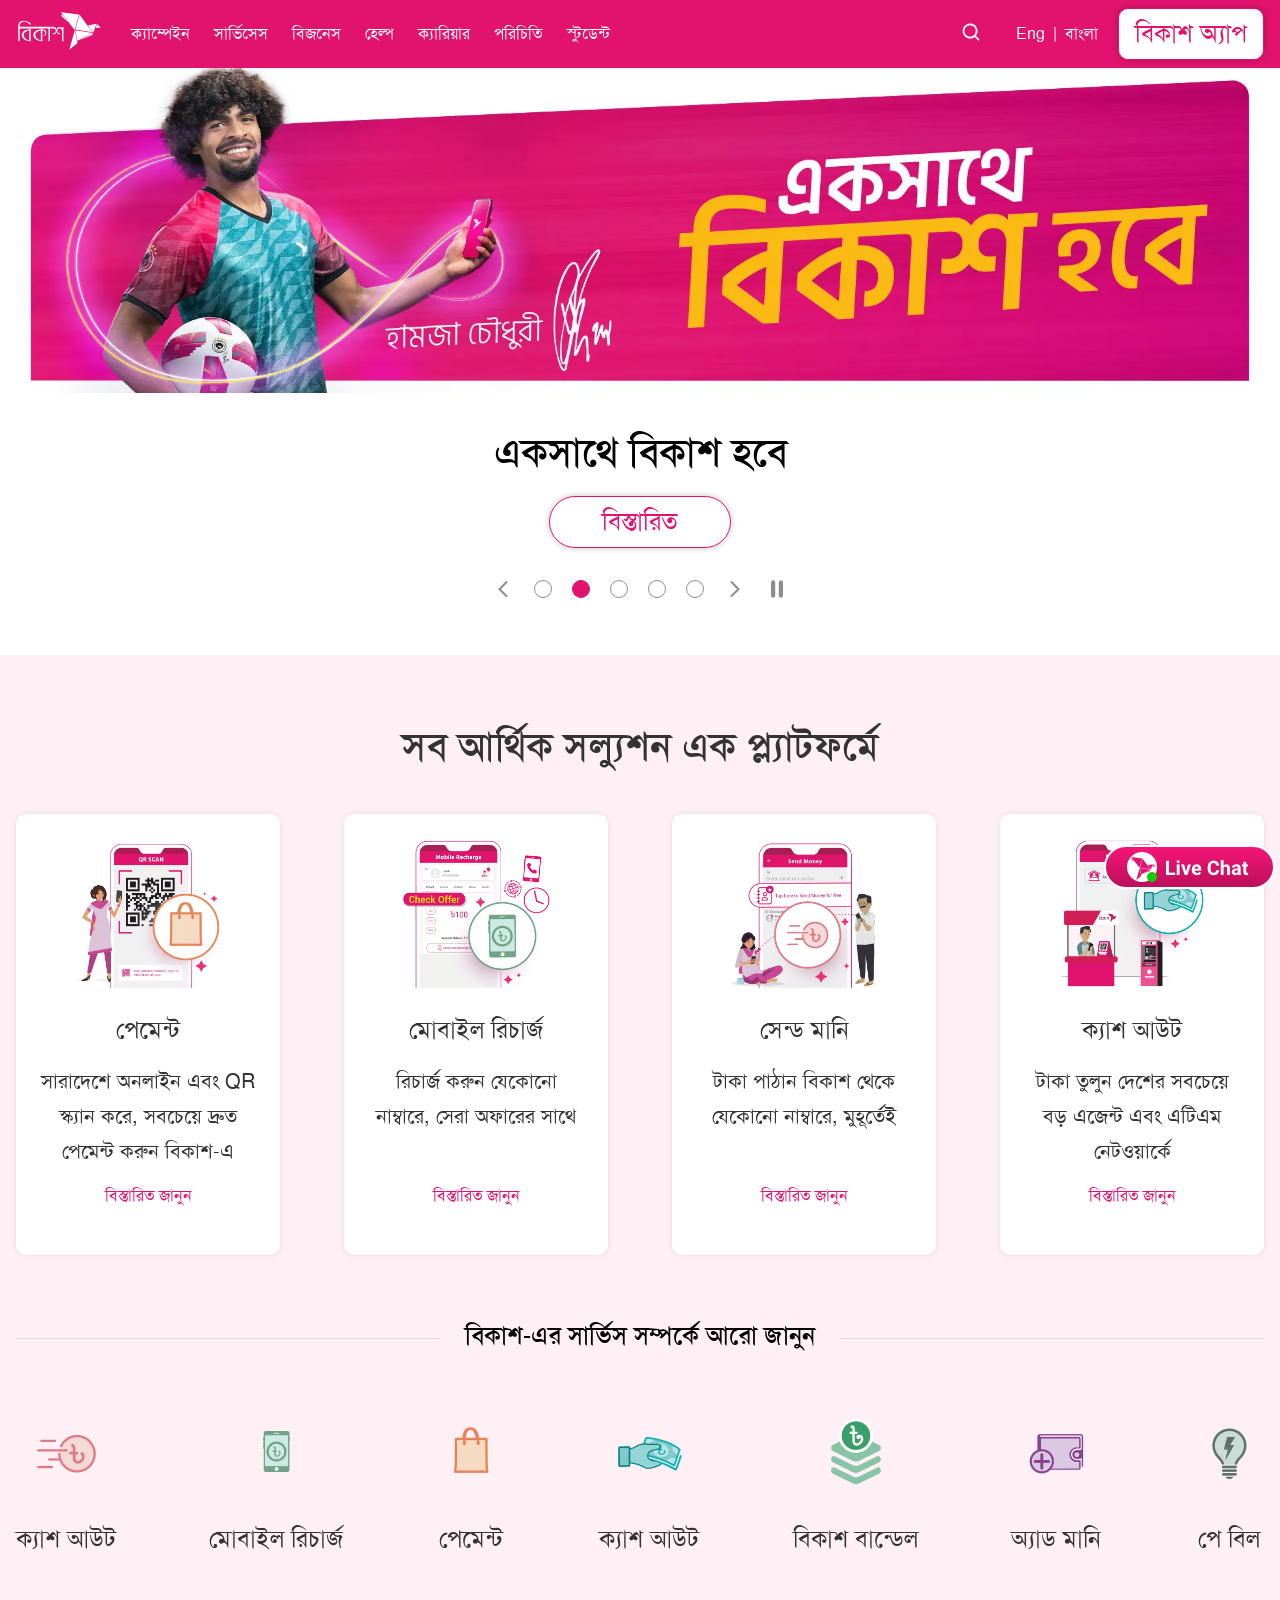
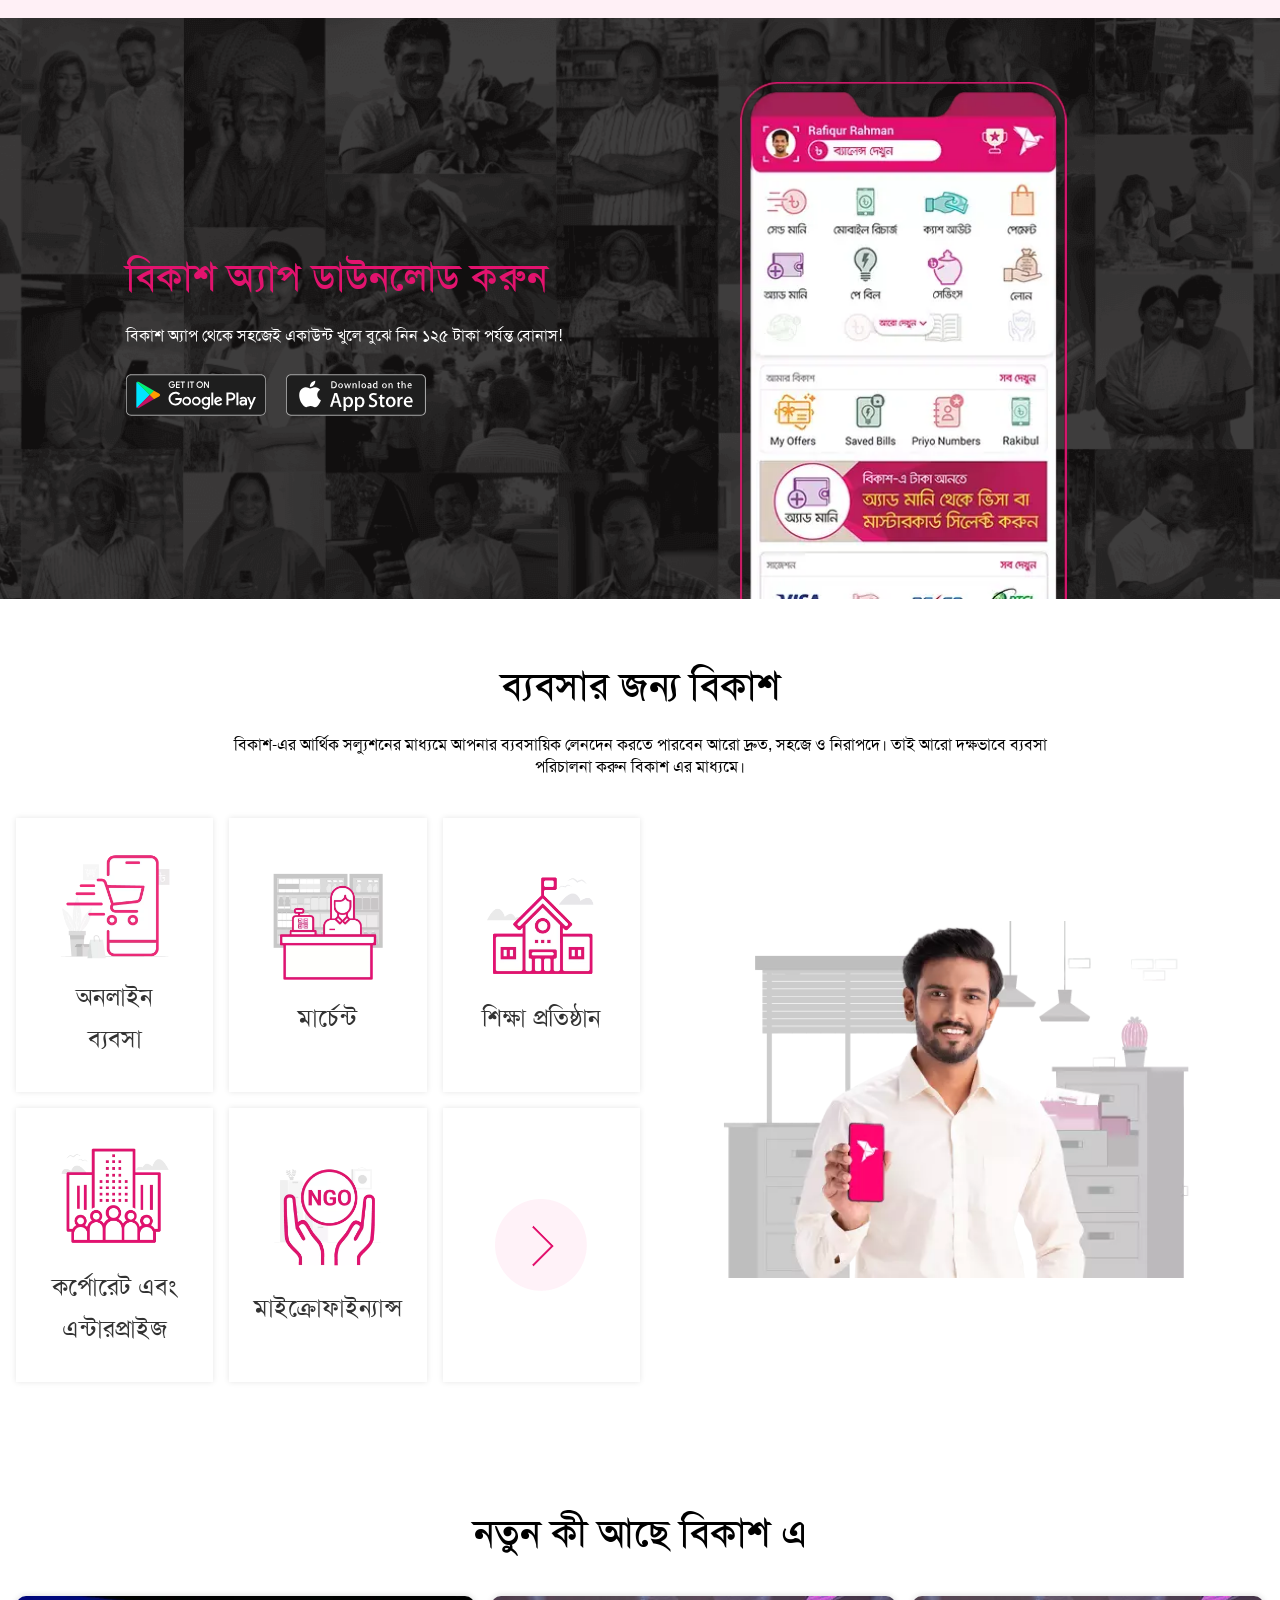
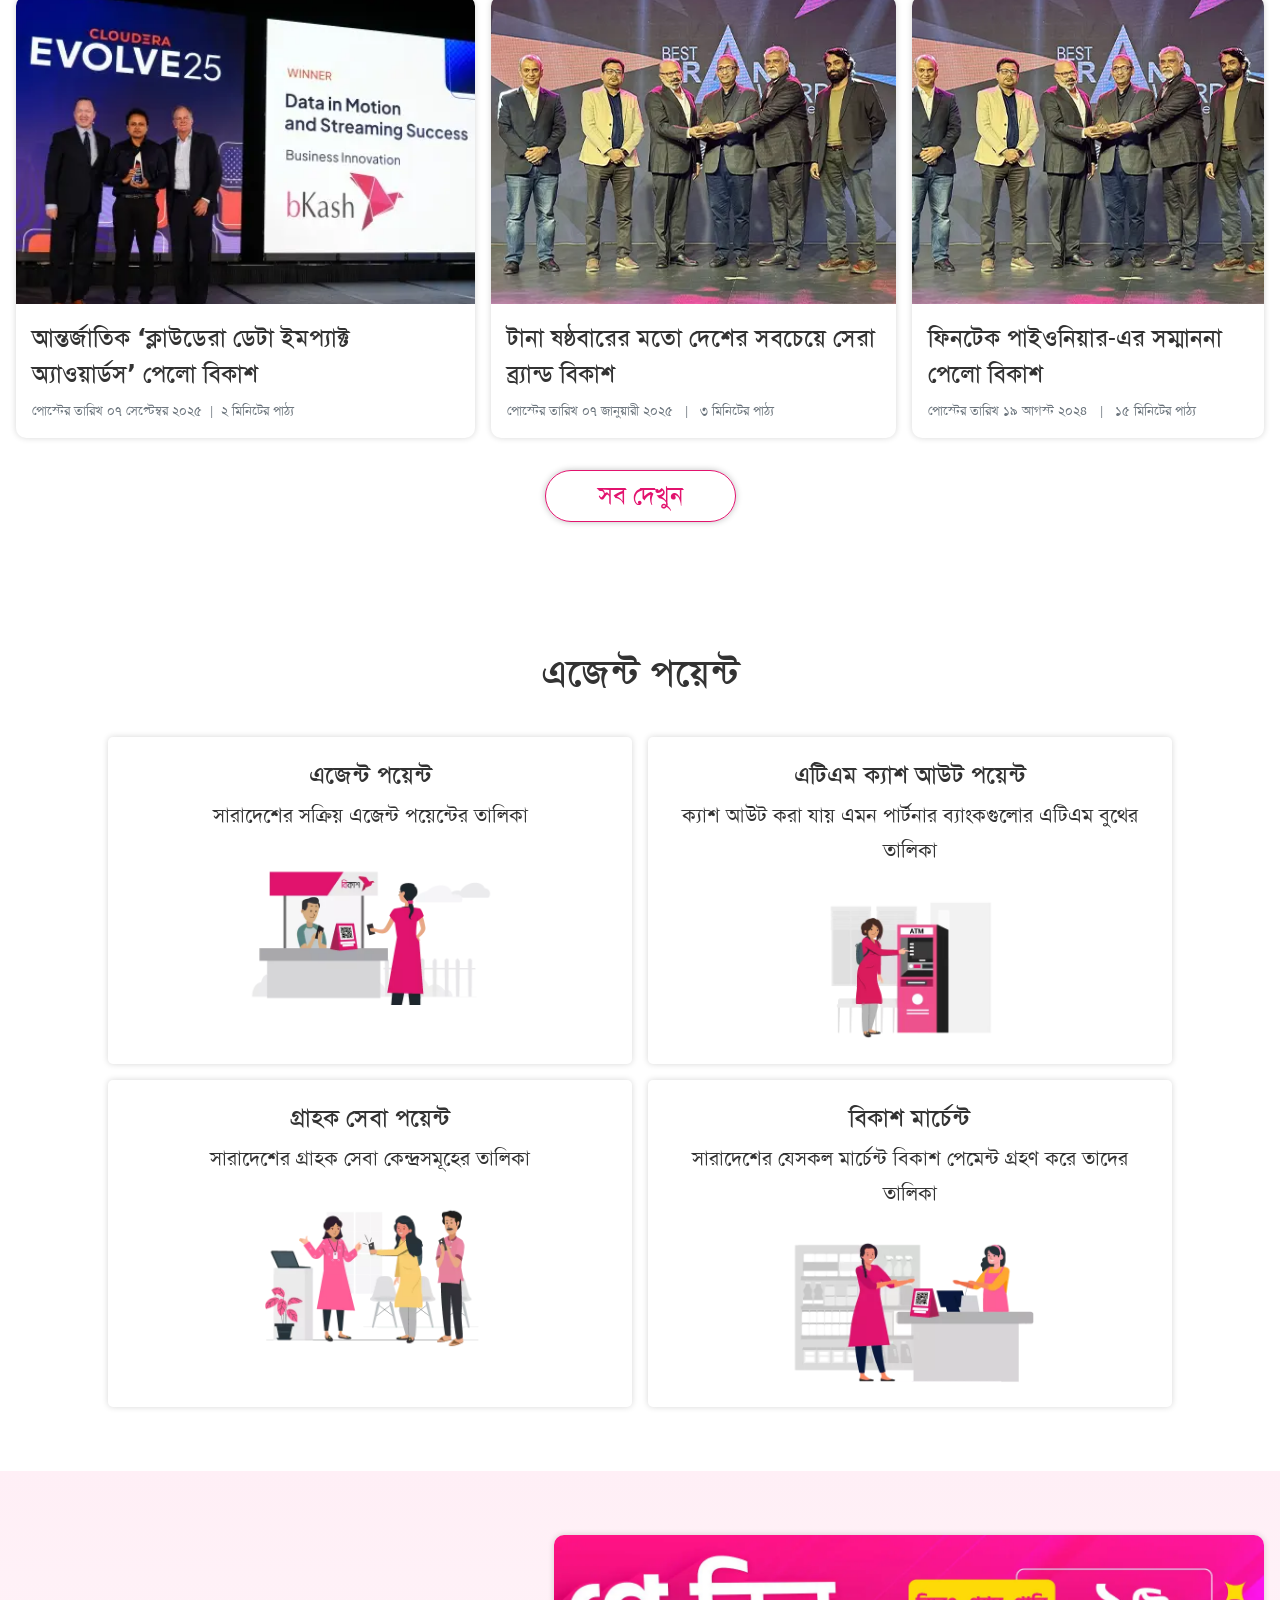
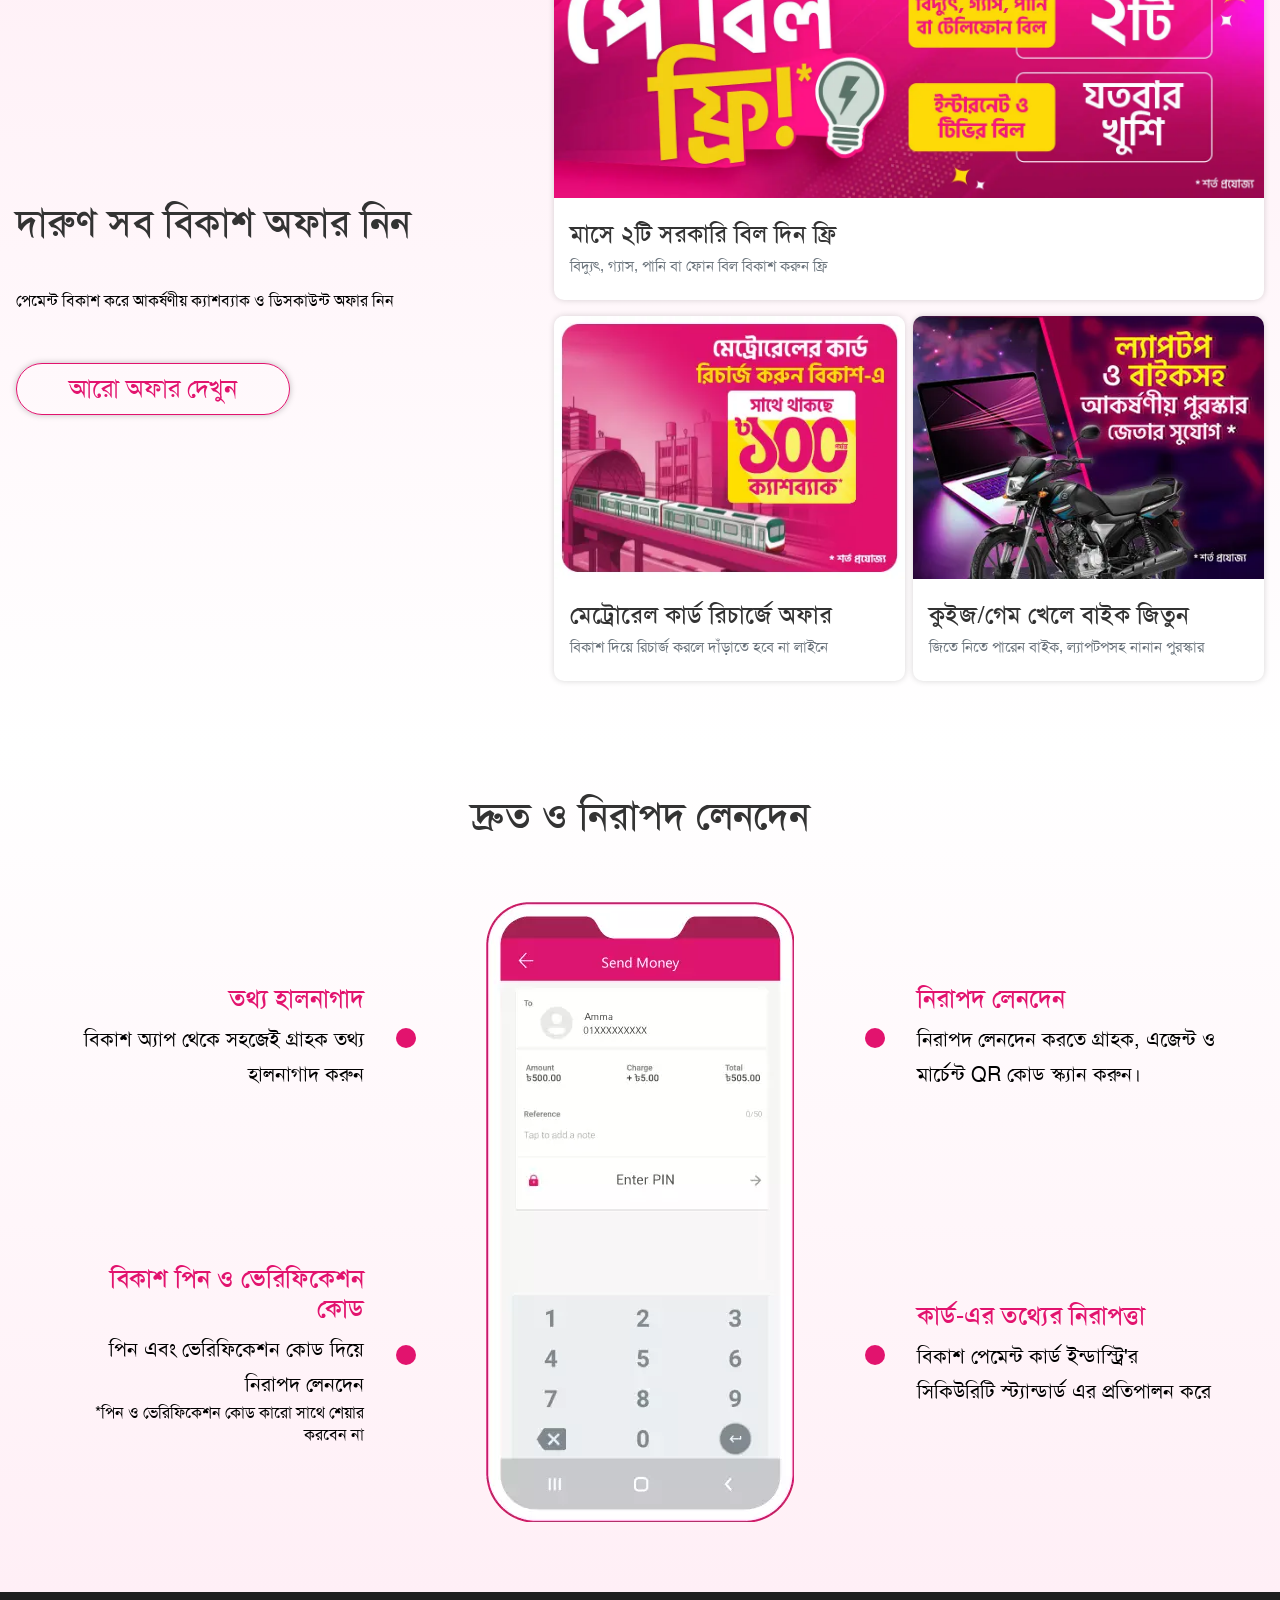
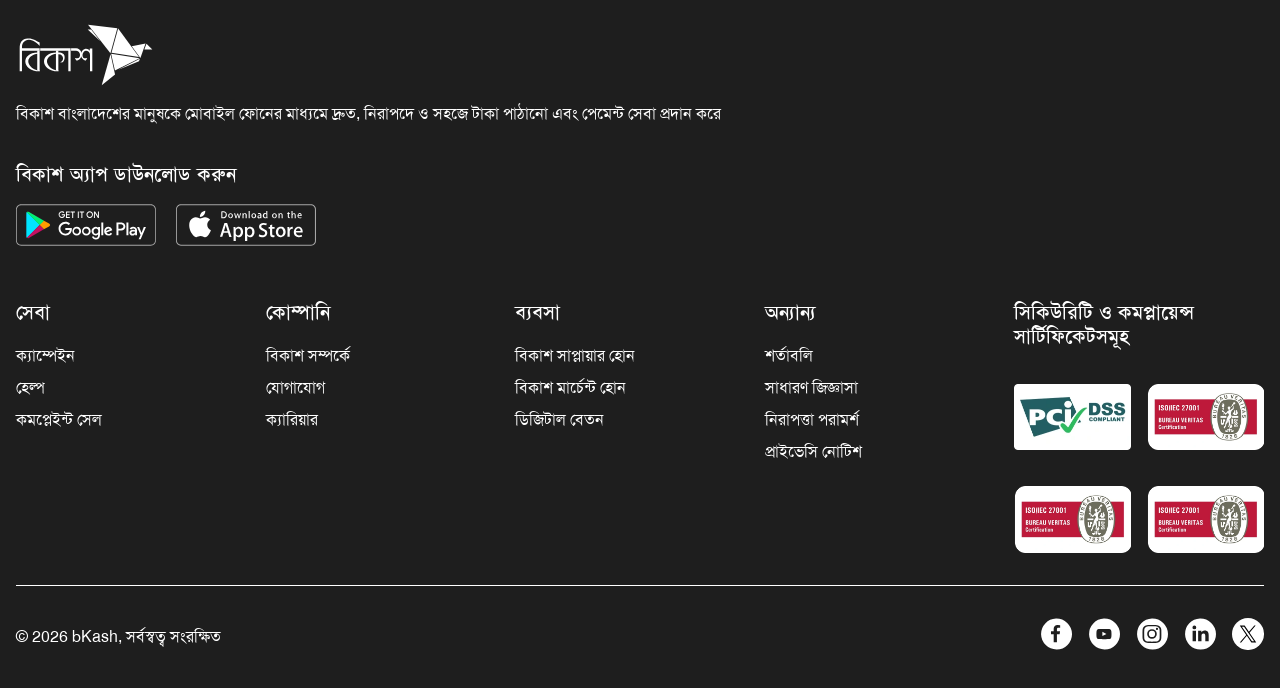
<file: bkash/index.html>
<!doctype html>
<html lang="en">
  <head>
    <meta charset="UTF-8" />
    <meta name="viewport" content="width=device-width, initial-scale=1.0" />
    <title>বিকাশ</title>
    <link rel="stylesheet" href="assets/css/style.css" />
  </head>
  <body>
    <!-- ---------------------------------------------- -->
    <!-- Live Chat -->
    <a href="#" class="live-chat-container">
      <img class="live-chat-img" alt="custom-banner-img" src="assets/img/live-chat.png" />
    </a>
    <!-- ------------------------------------------------->
    <!-- Header -->
    <header class="header">
      <div class="container">
        <!-- Logo -->
        <a href="index.html" class="logo">
          <svg xmlns="http://www.w3.org/2000/svg" xml:space="preserve" width="88" height="40" viewBox="0 0 122 54">
            <title>bKash Logo</title>
            <g fill="currentColor">
              <path
                d="m82.9 25.9 3.3 14.6 21.5-10.7zM89 3.8 83.2 25l24 3.8zM62.8.6l25.5 3.1-6 21.8zM62.5 4.8h3l8 10.3zM108.4 29.6l-7.5-10.3 12-2.3zM107.2 32.5l.7-2.2-18.7 9.6zM82.4 26.3 86.3 44l-11.6 9.4zM111.8 22.3h7l-5.1-5.1z"
              ></path>
            </g>
            <path
              fill="currentColor"
              d="M5.4 21.2h15.2v2.2H5.2v17.8s-.7-.1-1.1-.1c-.4 0-.9.1-.9.1V21.1c0-5.2 2-8.2 7-8.5 4.5-.3 8 2.3 10.4 3.6v2.6l-.3.1c-.4-1-5.8-5.5-9.3-5.1-3.6.4-5.8 2.9-5.8 6.2 0 0 0 .9.2 1.2z"
            ></path>
            <path
              fill="currentColor"
              d="M36.6 24.9c3.8-.1 5.7 1.2 5.8 4.1.1 1.6-.6 3.1-1.7 4.4l-1.9.1v-.3c.7-.2 2.3-1.3 2.2-3.3s-1.6-3.6-4-3.5c0 0-.4 0-.6.1l.2-1.6z"
            ></path>
            <path fill="currentColor" d="M18.5 23h2.1v18.2l-2.1-.7z"></path>
            <path
              fill="currentColor"
              d="M57.3 25.5c-.8-2.7-3.1-4.3-4.8-4.3H48v2.2h3c1.3 0 2.6-.1 3.8 1 .5.5.7 1 .9 1.7.4 1.7-.4 3.8-2.4 3.8-.6 0-1.3 0-1.9-.2v.1c.5.6.8 1.4 1.2 2.1 1.2-.2 2.4-.9 3.2-1.7 1.1-1.3 1.8-2.9 1.5-4.7"
            ></path>
            <path
              fill="currentColor"
              d="M60.6 21.5c-1.3.2-3.3 1.3-4 4.1-.2 1.8.3 3.4 1.5 4.6.7.8 1.8 1.5 2.8 1.7.3-.7.7-1.4 1.1-2.1l-.1-.1c-.5.2-1.1.2-1.7.2-2.1-.1-2.4-2.2-2.1-3.8.3-1.4 1.5-2.8 2.8-2.9 1.4-.1 3.1 1 3.4 2.5.2.8.2 1.6.2 2.4v13.2s.6-.1 1-.1 1 .1 1 .1V21.4h-2.2v2.2c0-.1.1-.1 0-.3-.7-1.3-2.5-2-3.7-1.8M47.6 21.2v20s-.6-.1-1-.1-1 .1-1 .1V23.4H21.1v-2.2h26.5z"
            ></path>
            <path
              fill="currentColor"
              d="M20.6 41.2h-.3c-7.8 0-12.2-4.3-12.2-8.6 0-3.6 3.3-7.8 10.9-7.8l1.3 1c-5.3 0-9.6 3.4-9.6 6.8 0 3 3.8 7.8 9.9 7.8v.8z"
            ></path>
            <path fill="currentColor" d="M34.8 23h2.1v18.2l-2.1-.7z"></path>
            <path
              fill="currentColor"
              d="M36.9 41.2h-.3c-7.8 0-12.2-4.3-12.2-8.6 0-3.6 3.3-7.8 10.9-7.8l1.3 1c-5.3 0-9.6 3.4-9.6 6.8 0 3 3.8 7.8 9.9 7.8v.8z"
            ></path>
          </svg>
        </a>

        <!-- Navigation -->
        <nav class="header-menu">
          <ul class="main-menu">
            <li class="menu-item"><a class="menu-link" href="campaign.html">ক্যাম্পেইন</a></li>
            <li class="menu-item"><a class="menu-link" href="#">সার্ভিসেস</a></li>
            <li class="menu-item"><a class="menu-link" href="#">বিজনেস</a></li>
            <li class="menu-item"><a class="menu-link" href="#">হেল্প</a></li>
            <li class="menu-item"><a class="menu-link" href="career.html">ক্যারিয়ার</a></li>
            <li class="menu-item"><a class="menu-link" href="#">পরিচিতি</a></li>
            <li class="menu-item"><a class="menu-link" href="#">স্টুডেন্ট</a></li>
          </ul>
        </nav>

        <!-- Utility Bar -->
        <div class="utility-bar">
          <ul class="utility-menu">
            <!-- Search Button -->
            <li class="utility-item">
              <button class="search-button">
                <svg width="24" height="24" viewBox="0 0 24 24" fill="none" xmlns="http://www.w3.org/2000/svg">
                  <path
                    fill-rule="evenodd"
                    clip-rule="evenodd"
                    d="M11.072 3.6A7.473 7.473 0 1015.7 16.943l3.21 3.21a.88.88 0 001.244-1.243l-3.211-3.21a7.472 7.472 0 00-5.87-12.1zm-5.714 7.473a5.715 5.715 0 1111.43 0 5.715 5.715 0 01-11.43 0z"
                    fill="currentColor"
                  ></path>
                </svg>
              </button>
            </li>
            <!-- Language Switcher -->
            <li class="utility-item">
              <ul class="language-swithcer">
                <li class="language-switch-option"><a class="language-switch-link" href="">Eng</a></li>
                <li class="language-switch-option">|</li>
                <li class="language-switch-option"><a class="language-switch-link" href="">বাংলা</a></li>
              </ul>
            </li>
            <!-- Button -->
            <li class="utility-item">
              <a class="btn btn-app-link" href="#">বিকাশ অ্যাপ</a>
            </li>
          </ul>
        </div>
      </div>
    </header>

    <!-- ------------------------------------------------->
    <!-- Hero Section -->
    <section class="hero">
      <!-- Slide Image -->
      <img
        src="assets/img/website-banner-1920x500-1_1763063791075.webp"
        alt="hero-slider-image"
        class="hero-slider-img"
      />
      <!-- Slide Title  -->
      <h2 class="hero-slider-title">একসাথে বিকাশ হবে</h2>
      <a href="#" class="btn hero-silder-btn"> বিস্তারিত </a>
      <!-- Hero Slider Nav and dot -->
      <div class="hero-slider-nav">
        <button class="hero-slider-nav-btn previous-btn">
          <svg width="18" height="18" viewBox="0 0 18 18" fill="none" xmlns="http://www.w3.org/2000/svg">
            <path
              d="M12.5 16L5.49932 9.30417L12.5 1.99999"
              stroke="currentColor"
              stroke-width="2"
              stroke-linecap="round"
            ></path>
          </svg>
        </button>

        <ul class="hero-slider-dot-nav">
          <li class="hero-slider-dot-nav"></li>
          <li class="hero-slider-dot-nav active"></li>
          <li class="hero-slider-dot-nav"></li>
          <li class="hero-slider-dot-nav"></li>
          <li class="hero-slider-dot-nav"></li>
        </ul>

        <button class="hero-slider-nav-btn next-btn">
          <svg width="18" height="18" viewBox="0 0 18 18" fill="none" xmlns="http://www.w3.org/2000/svg">
            <path
              d="M5.5 16L12.5007 9.30417L5.5 1.99999"
              stroke="currentColor"
              stroke-width="2"
              stroke-linecap="round"
            ></path>
          </svg>
        </button>

        <button class="hero-slider-nav-btn pause-btn">
          <svg width="18" height="18" viewBox="0 0 18 18" fill="none" xmlns="http://www.w3.org/2000/svg">
            <path
              d="M3 2.59286V15.4071C3 16.6517 3.945 17.67 5.1 17.67C6.255 17.67 7.2 16.6517 7.2 15.4071V2.59286C7.2 1.34829 6.255 0.33 5.1 0.33C3.945 0.33 3 1.34829 3 2.59286Z"
              fill="currentColor"
            ></path>
            <path
              d="M10.8008 2.59286V15.4071C10.8008 16.6517 11.7458 17.67 12.9008 17.67C14.0558 17.67 15.0008 16.6517 15.0008 15.4071V2.59286C15.0008 1.34829 14.0558 0.330002 12.9008 0.330002C11.7458 0.330002 10.8008 1.34829 10.8008 2.59286Z"
              fill="currentColor"
            ></path>
          </svg>
        </button>
      </div>
    </section>

    <!-- ------------------------------------------------->
    <!-- Services Section -->
    <section class="services">
      <div class="container">
        <h2 class="services-heading">সব আর্থিক সল্যুশন এক প্ল্যাটফর্মে</h2>
        <!-- Services Card -->
        <div class="services-cards">
          <div class="services-card card-1">
            <img src="assets/img/04-payment_1675164341242.webp" alt="payment image" class="card-image" />
            <h3 class="card-title">পেমেন্ট</h3>
            <p class="card-text">সারাদেশে অনলাইন এবং QR স্ক্যান করে, সবচেয়ে দ্রুত পেমেন্ট করুন বিকাশ-এ</p>
            <a href="#" class="card-link"> বিস্তারিত জানুন </a>
          </div>

          <div class="services-card card-2">
            <img src="assets/img/02-MR_1675164134643.webp" alt="payment image" class="card-image" />
            <h3 class="card-title">মোবাইল রিচার্জ</h3>
            <p class="card-text">রিচার্জ করুন যেকোনো নাম্বারে, সেরা অফারের সাথে</p>
            <a href="#" class="card-link"> বিস্তারিত জানুন </a>
          </div>

          <div class="services-card card-3">
            <img src="assets/img/01-send-money_1675164089657.webp" alt="payment image" class="card-image" />
            <h3 class="card-title">সেন্ড মানি</h3>
            <p class="card-text">টাকা পাঠান বিকাশ থেকে যেকোনো নাম্বারে, মুহূর্তেই</p>
            <a href="#" class="card-link"> বিস্তারিত জানুন </a>
          </div>
          <div class="services-card card-4">
            <img src="assets/img/03-cashout_1675164155438.webp" alt="payment image" class="card-image" />
            <h3 class="card-title">ক্যাশ আউট</h3>
            <p class="card-text">টাকা তুলুন দেশের সবচেয়ে বড় এজেন্ট এবং এটিএম নেটওয়ার্কে</p>
            <a href="#" class="card-link"> বিস্তারিত জানুন </a>
          </div>
        </div>

        <!-- Quick Features -->
        <h3 class="quick-features-title">বিকাশ-এর সার্ভিস সম্পর্কে আরো জানুন</h3>
        <div class="quick-features-slider">
          <button class="qf-slider-btn prev-btn">
            <i class="bi bi-chevron-left"></i>
          </button>
          <div class="qf-items">
            <div class="qf-item qf-item-1">
              <img src="assets/img/01-send-money_1666154832042.webp" alt="" class="qf-image" />
              <h3>ক্যাশ আউট</h3>
            </div>

            <div class="qf-item qf-item-2">
              <img src="assets/img/02-mobile-recharge_1666155167971.webp" alt="" class="qf-image" />
              <h3>মোবাইল রিচার্জ</h3>
            </div>

            <div class="qf-item qf-item-3">
              <img src="assets/img/04-payment_1666159400113.webp" alt="" class="qf-image" />
              <h3 class="qf-title">পেমেন্ট</h3>
            </div>

            <div class="qf-item qf-item-4">
              <img src="assets/img/03-cash-out_1666158620022.webp" alt="" class="qf-image" />
              <h3 class="qf-title">ক্যাশ আউট</h3>
            </div>

            <div class="qf-item qf-item-5">
              <img src="assets/img/bkash-bundle-icon-120-x-120_1742458535171.webp" alt="" class="qf-image" />
              <h3 class="qf-title">বিকাশ বান্ডেল</h3>
            </div>

            <div class="qf-item qf-item-6">
              <img src="assets/img/05-add-money_1666160847291.webp" alt="" class="qf-image" />
              <h3 class="qf-title">অ্যাড মানি</h3>
            </div>

            <div class="qf-item qf-item-6">
              <img src="assets/img/06-pay-bill_1703790805248.webp" alt="" class="qf-image" />
              <h3 class="qf-title">পে বিল</h3>
            </div>
          </div>
          <button class="qf-slider-btn next-btn">
            <i class="bi bi-chevron-right"></i>
          </button>
        </div>
      </div>
    </section>

    <!-- ------------------------------------------------->
    <!-- App Promotion -->
    <section class="app-promo">
      <img src="assets/img/static-banner.webp" alt="App promo background" class="app-promo-bg-img" />
      <div class="container">
        <div class="app-promo-texts">
          <h2 class="promo-title">বিকাশ অ্যাপ ডাউনলোড করুন</h2>
          <p class="promo-text">বিকাশ অ্যাপ থেকে সহজেই একাউন্ট খুলে বুঝে নিন ১২৫ টাকা পর্যন্ত বোনাস!</p>
          <div class="promo-links">
            <a
              class="promo-link promo-link-1"
              href="https://play.google.com/store/apps/details?id=com.bKash.customerapp&amp;hl=en&amp;gl=US"
              target="_blank"
            >
              <svg
                xmlns="http://www.w3.org/2000/svg"
                xml:space="preserve"
                width="140"
                height="42"
                viewBox="0 0 157.2 46.4"
              >
                <title>Get bKash app on Google Play</title>
                <path
                  fill="#1E1E1E"
                  fill-rule="evenodd"
                  d="M151.3 46.4H5.8c-3.2 0-5.8-2.6-5.8-5.8V5.8C0 2.6 2.6 0 5.8 0h145.5c3.2 0 5.8 2.6 5.8 5.8v34.8c0 3.2-2.6 5.8-5.8 5.8z"
                  clip-rule="evenodd"
                ></path>
                <path
                  fill="#A6A6A6"
                  fill-rule="evenodd"
                  d="M151.3.9c2.7 0 4.9 2.2 4.9 4.9v34.8c0 2.7-2.2 4.9-4.9 4.9H5.8c-2.7 0-4.9-2.2-4.9-4.9V5.8C.9 3.1 3.1.9 5.8.9h145.5zm0-.9H5.8C2.6 0 0 2.6 0 5.8v34.8c0 3.2 2.6 5.8 5.8 5.8h145.5c3.2 0 5.8-2.6 5.8-5.8V5.8c0-3.2-2.6-5.8-5.8-5.8z"
                  clip-rule="evenodd"
                ></path>
                <path
                  fill="#FFF"
                  d="M82.8 15.3c-1 0-1.9-.4-2.6-1.1-.7-.7-1.1-1.7-1.1-2.7 0-1 .4-2 1.1-2.7.7-.7 1.6-1.1 2.6-1.1s1.9.4 2.6 1.1c1.4 1.5 1.4 3.8 0 5.3-.7.9-1.6 1.3-2.6 1.2zm-31.2 0c-1 0-1.9-.4-2.6-1.1-1.5-1.5-1.5-3.8 0-5.3.7-.7 1.7-1.1 2.7-1.1.5 0 1 .1 1.5.3.4.2.8.4 1.1.8l-.1.1-.8.8-.1-.1c-.5-.5-1.1-.8-1.8-.8s-1.3.3-1.8.7c-1 1.1-1 2.8 0 3.9 1 1 2.6 1 3.7 0 .3-.3.5-.8.5-1.2h-2.5v-1.1H55v.1c0 .2 0 .4.1.5 0 .9-.3 1.8-.9 2.4-.7.8-1.7 1.2-2.6 1.1zm41.5-.1H92l-3.4-5.4v5.4h-1.1V8h1.3v.1l3.2 5.1V8h1.1v7.2zm-18.6 0h-1.1V9.1h-1.9V8h5v1.1h-1.9l-.1 6.1zm-4 0h-1.1V8h1.1v7.2zm-6.3 0h-1.1V9.1h-1.9V8h5v1.1h-1.9l-.1 6.1zm-3.8 0h-4.3V8h4.3v1.1h-3.2v2h2.9v1.1h-2.9v2h3.2v1zM81 13.5c.5.5 1.1.8 1.8.8s1.3-.3 1.8-.8c1-1.1 1-2.7 0-3.8-.5-.5-1.1-.8-1.8-.8s-1.3.3-1.8.8c-1 1.1-1 2.7 0 3.8z"
                ></path>
                <path
                  fill="#FFF"
                  fill-rule="evenodd"
                  d="M79 25.2c-2.7 0-4.9 2.2-4.9 4.9S76.3 35 79 35s4.9-2.2 4.9-4.9-2.1-4.9-4.8-4.9H79zm0 7.9c-1.7.1-3.1-1.1-3.2-2.8-.1-1.7 1.1-3.1 2.8-3.2 1.7-.1 3.1 1.1 3.2 2.8v.2c0 1.6-1.2 3-2.8 3zm-10.8-7.9c-2.7 0-4.9 2.2-4.9 4.9s2.2 4.9 4.9 4.9 4.9-2.2 4.9-4.9-2.1-4.9-4.8-4.9h-.1zm0 7.9c-1.7.1-3.1-1.1-3.2-2.8-.1-1.7 1.1-3.1 2.8-3.2 1.7-.1 3.1 1.1 3.2 2.8v.2c0 1.6-1.2 3-2.8 3zm-12.8-6.4v2.1h5c-.1 1-.5 1.9-1.1 2.6-1 1-2.4 1.6-3.9 1.5-3.1-.1-5.5-2.6-5.5-5.7.1-3 2.5-5.4 5.5-5.5 1.4 0 2.8.5 3.8 1.5l1.5-1.5c-1.4-1.4-3.3-2.1-5.2-2.1-4.2 0-7.7 3.3-7.7 7.6 0 4.2 3.3 7.7 7.6 7.7h.2c2 .1 4-.7 5.3-2.2 1.2-1.3 1.9-3.1 1.8-4.9 0-.4 0-.9-.1-1.3l-7.2.2zm52.5 1.7c-.6-1.8-2.3-3.1-4.2-3.1-2.6 0-4.7 2.1-4.7 4.7v.2c-.1 2.7 2 4.9 4.7 4.9h.2c1.7 0 3.2-.8 4.1-2.2l-1.7-1.1c-.5.9-1.4 1.4-2.4 1.4s-2-.6-2.4-1.5l6.6-2.7-.2-.6zm-6.7 1.6c-.1-1.5 1-2.8 2.5-2.9.8-.1 1.5.4 1.8 1l-4.3 1.9zm-5.4 4.8H98V20.3h-2.2v14.5zm-3.6-8.5c-.7-.7-1.7-1.1-2.7-1.1-2.7.1-4.8 2.4-4.7 5.1.1 2.6 2.2 4.6 4.7 4.7 1 0 1.9-.4 2.6-1.1h.1v.7c0 1.9-1 2.9-2.6 2.9-1.1 0-2.1-.7-2.5-1.8l-1.9.8c.7 1.8 2.5 2.9 4.4 2.9 2.5 0 4.7-1.5 4.7-5.1v-8.8h-2l-.1.8zm-2.4 6.8c-1.7-.1-2.9-1.6-2.7-3.3.1-1.4 1.3-2.6 2.7-2.7 1.5.1 2.7 1.4 2.6 2.9v.1c.1 1.5-1 2.8-2.5 3h-.1zM118 20.3h-5.2v14.5h2.2v-5.5h3c2.5.1 4.6-1.7 4.8-4.2.1-2.5-1.7-4.6-4.2-4.8h-.6zm.1 7H115v-5h3.1c1.4 0 2.5 1.1 2.5 2.4 0 1.4-1.1 2.5-2.4 2.5 0 .1-.1.1-.1.1zm13.4-2.1c-1.6-.1-3.1.8-3.9 2.2l1.9.8c.4-.7 1.2-1.1 2-1.1 1.1-.1 2.2.7 2.3 1.9v.2c-.7-.4-1.5-.6-2.3-.6-2.1 0-4.2 1.1-4.2 3.3.1 1.8 1.6 3.3 3.5 3.2h.1c1.1.1 2.2-.5 2.8-1.4h.1v1.1h2.1v-5.6c-.1-2.6-2-4-4.4-4zm-.3 7.9c-.7 0-1.7-.3-1.7-1.2 0-1.1 1.2-1.5 2.3-1.5.7 0 1.4.1 2 .5-.2 1.2-1.3 2.2-2.6 2.2zm12.3-7.6-2.5 6.3h-.1l-2.6-6.3H136l3.9 8.8-2.2 4.9h2.3l5.9-13.7h-2.4zM124 34.8h2.2V20.3H124v14.5z"
                  clip-rule="evenodd"
                ></path>
                <linearGradient
                  id="googlePlayHome1"
                  x1="-818.89"
                  x2="-819.001"
                  y1="545.088"
                  y2="545.119"
                  gradientTransform="matrix(14.9996 0 0 -29.049 12331.185 15876.299)"
                  gradientUnits="userSpaceOnUse"
                >
                  <stop offset="0" style="stop-color: #00a0ff"></stop>
                  <stop offset=".007" style="stop-color: #00a1ff"></stop>
                  <stop offset=".26" style="stop-color: #00beff"></stop>
                  <stop offset=".512" style="stop-color: #00d2ff"></stop>
                  <stop offset=".76" style="stop-color: #00dfff"></stop>
                  <stop offset="1" style="stop-color: #00e3ff"></stop>
                </linearGradient>
                <path
                  fill="url(#googlePlayHome1)"
                  fill-rule="evenodd"
                  d="M12.1 8.7c-.4.5-.6 1-.5 1.6V36c0 .6.2 1.2.5 1.6l.1.1 14.4-14.4V23L12.1 8.7z"
                  clip-rule="evenodd"
                ></path>
                <linearGradient
                  id="googlePlayHome2"
                  x1="-803.306"
                  x2="-803.566"
                  y1="511.463"
                  y2="511.463"
                  gradientTransform="matrix(11.7734 0 0 -9.916 9507.173 5094.86)"
                  gradientUnits="userSpaceOnUse"
                >
                  <stop offset="0" style="stop-color: #ffe000"></stop>
                  <stop offset=".409" style="stop-color: #ffbd00"></stop>
                  <stop offset=".775" style="stop-color: orange"></stop>
                  <stop offset="1" style="stop-color: #ff9c00"></stop>
                </linearGradient>
                <path
                  fill="url(#googlePlayHome2)"
                  fill-rule="evenodd"
                  d="m31.3 28.1-4.8-4.8V23l4.8-4.8.1.1 5.7 3.2c1.6.9 1.6 2.4 0 3.3l-5.8 3.3z"
                  clip-rule="evenodd"
                ></path>
                <linearGradient
                  id="googlePlayHome3"
                  x1="-833.511"
                  x2="-833.602"
                  y1="527.927"
                  y2="528.08"
                  gradientTransform="matrix(19.347 0 0 -14.9225 16157.47 7923.468)"
                  gradientUnits="userSpaceOnUse"
                >
                  <stop offset="0" style="stop-color: #ff3a44"></stop>
                  <stop offset="1" style="stop-color: #c31162"></stop>
                </linearGradient>
                <path
                  fill="url(#googlePlayHome3)"
                  fill-rule="evenodd"
                  d="m31.4 28.1-4.9-4.9-14.4 14.4c.7.6 1.7.6 2.4.1l16.9-9.6"
                  clip-rule="evenodd"
                ></path>
                <linearGradient
                  id="googlePlayHome4"
                  x1="-834.423"
                  x2="-834.382"
                  y1="528.375"
                  y2="528.443"
                  gradientTransform="matrix(19.347 0 0 -14.915 16157.442 7904.337)"
                  gradientUnits="userSpaceOnUse"
                >
                  <stop offset="0" style="stop-color: #32a071"></stop>
                  <stop offset=".068" style="stop-color: #2da771"></stop>
                  <stop offset=".476" style="stop-color: #15cf74"></stop>
                  <stop offset=".801" style="stop-color: #06e775"></stop>
                  <stop offset="1" style="stop-color: #00f076"></stop>
                </linearGradient>
                <path
                  fill="url(#googlePlayHome4)"
                  fill-rule="evenodd"
                  d="M31.4 18.3 14.5 8.7c-.7-.6-1.7-.5-2.4.1l14.5 14.4 4.8-4.9z"
                  clip-rule="evenodd"
                ></path>
                <path
                  fill-rule="evenodd"
                  d="m31.3 28-16.8 9.6c-.7.5-1.6.5-2.3 0l-.1.1.1.1c.7.5 1.6.5 2.3 0l16.9-9.6-.1-.2z"
                  clip-rule="evenodd"
                  opacity=".2"
                ></path>
                <path
                  fill-rule="evenodd"
                  d="M37.1 24.7 31.3 28l.1.1 5.7-3.2c.7-.3 1.1-.9 1.2-1.7-.1.6-.6 1.2-1.2 1.5z"
                  clip-rule="evenodd"
                  opacity=".12"
                ></path>
                <path
                  fill="#FFF"
                  fill-rule="evenodd"
                  d="m14.5 8.8 22.6 12.8c.6.3 1.1.8 1.2 1.5-.1-.7-.5-1.4-1.2-1.7L14.5 8.7c-1.6-.9-2.9-.2-2.9 1.7v.2c0-1.9 1.3-2.7 2.9-1.8z"
                  clip-rule="evenodd"
                  opacity=".25"
                ></path>
              </svg>
            </a>
            <a class="promo-link promo-link-1" href="https://apps.apple.com/us/app/bkash/id1351183172" target="_blank">
              <svg
                xmlns="http://www.w3.org/2000/svg"
                xml:space="preserve"
                width="140"
                height="42"
                viewBox="0 0 156.6 46.4"
              >
                <title>Get bKash app on App Store</title>
                <path
                  fill="#A6A6A6"
                  d="M151 46.4H5.5c-3 0-5.5-2.5-5.5-5.5V5.5C0 2.5 2.5 0 5.5 0H151c3 0 5.5 2.4 5.6 5.5v35.4c0 3.1-2.5 5.5-5.6 5.5z"
                ></path>
                <path
                  fill="#1E1E1E"
                  d="M155.5 40.9c0 2.5-2 4.4-4.4 4.4H5.5c-2.5 0-4.4-2-4.5-4.4V5.5C1 3 3 1 5.5 1H151c2.5 0 4.4 2 4.4 4.4v35.5z"
                ></path>
                <g fill="#FFF">
                  <path
                    d="M34.939 22.912c0-2.3 1.2-4.4 3.2-5.6-1.2-1.8-3.3-2.9-5.4-2.9-2.3-.2-4.5 1.4-5.7 1.4-1.2 0-3-1.3-4.9-1.3-2.5.1-4.8 1.5-6.1 3.7-2.6 4.6-.7 11.2 1.9 14.9 1.3 1.8 2.7 3.8 4.7 3.7 1.9-.1 2.6-1.2 4.9-1.2 2.3 0 2.9 1.2 4.9 1.2 2 0 3.3-1.8 4.5-3.6.9-1.3 1.6-2.7 2.1-4.2-2.5-1.1-4.1-3.4-4.1-6.1zM31.239 11.912c1.1-1.3 1.6-3 1.5-4.7-1.7.2-3.2 1-4.4 2.3-1.1 1.3-1.7 2.9-1.6 4.6 1.8-.1 3.4-.8 4.5-2.2z"
                  ></path>
                </g>
                <g fill="#FFF">
                  <path
                    d="M62.198 36.582h-2.6l-1.4-4.6h-5l-1.4 4.5h-2.6l5-15.4h3l5 15.5zm-4.5-6.5-1.3-4c-.1-.4-.4-1.4-.8-2.9-.2.6-.4 1.6-.7 2.9l-1.3 4h4.1zM74.998 30.882c.1 1.6-.5 3.2-1.5 4.5-.9 1-2.1 1.5-3.4 1.5-1.3.1-2.5-.5-3.2-1.6v5.9h-2.5v-12c0-1.2 0-2.4-.1-3.7h2.2l.1 1.8c1.3-2 4.1-2.6 6.1-1.3.4.2.7.5 1 .8.9 1.1 1.4 2.6 1.3 4.1zm-2.5.1c0-.9-.2-1.9-.7-2.7-.5-.7-1.3-1.1-2.2-1.1-.6 0-1.2.2-1.7.6-.5.4-.8 1-1 1.6-.1.2-.1.5-.1.8v1.9c0 .8.2 1.5.7 2.1.5.6 1.2.9 1.9.8.9 0 1.7-.4 2.2-1.1.7-.9.9-1.9.9-2.9zM87.798 30.882c.1 1.6-.5 3.2-1.5 4.5-.9 1-2.1 1.5-3.4 1.5-1.3.1-2.5-.5-3.2-1.6v5.9h-2.5v-12c0-1.2 0-2.4-.1-3.7h2.2l.1 1.8c1.3-2 4.1-2.6 6.1-1.3.4.2.7.5 1 .8.9 1.1 1.4 2.6 1.3 4.1zm-2.5.1c0-.9-.2-1.9-.7-2.7-.5-.7-1.3-1.1-2.2-1.1-.6 0-1.2.2-1.7.6-.5.4-.8 1-1 1.6-.1.2-.1.5-.1.8v1.9c0 .8.2 1.5.7 2.1.5.6 1.2.9 1.9.8.9 0 1.7-.4 2.2-1.1.7-.9.9-1.9.9-2.9zM102.098 32.182c0 1.2-.5 2.4-1.4 3.2-1.2 1-2.7 1.4-4.2 1.4-1.4.1-2.8-.3-4-1l.6-2.1c1.1.7 2.3 1 3.6 1 .8 0 1.5-.2 2.2-.6.5-.4.8-1 .8-1.7 0-.6-.2-1.2-.6-1.6-.6-.5-1.3-.9-2.1-1.2-2.7-1-4.1-2.5-4.1-4.4 0-1.2.5-2.4 1.4-3.1 1.1-.9 2.4-1.3 3.8-1.2 1.2 0 2.4.2 3.5.7l-.6 2c-.9-.5-1.9-.7-3-.7-.7 0-1.5.2-2 .6-.4.4-.6.9-.6 1.4 0 .6.3 1.1.7 1.5.7.5 1.4.9 2.2 1.2 1.1.4 2.1 1 2.9 1.9.6.8 1 1.8.9 2.7zM110.298 27.282h-2.7v5.4c0 1.4.5 2.1 1.4 2.1.4 0 .7 0 1.1-.1l.1 1.9c-.6.2-1.3.3-1.9.3-.9 0-1.7-.3-2.3-.9-.6-.9-.9-1.9-.8-3v-5.7h-1.6v-1.9h1.6v-2l2.4-.7v2.8h2.7v1.8zM122.598 30.882c.1 1.5-.5 3-1.5 4.2-1 1.1-2.5 1.8-4.1 1.7-1.4.1-2.8-.5-3.8-1.6s-1.5-2.6-1.5-4.1c0-1.6.5-3.1 1.5-4.2s2.5-1.7 4-1.6c1.5-.2 3 .4 4 1.5 1 1.2 1.5 2.6 1.4 4.1zm-2.6.1c0-.9-.2-1.8-.7-2.6-.4-.8-1.3-1.3-2.2-1.3-.9 0-1.8.5-2.3 1.3-.4.8-.6 1.7-.6 2.6 0 .9.2 1.8.7 2.6.7 1.2 2.2 1.7 3.4 1 .4-.2.8-.6 1-1.1.5-.7.8-1.6.7-2.5zM130.598 27.582c-.3 0-.5-.1-.8-.1-.8 0-1.6.3-2 1-.4.7-.6 1.4-.6 2.2v5.8h-2.5v-7.6c0-1.3 0-2.5-.1-3.5h2.2l.1 2.1h.1c.2-.6.7-1.2 1.2-1.7.5-.4 1.1-.6 1.8-.6h.6v2.4zM141.698 30.482c0 .4 0 .8-.1 1.1h-7.4c0 1 .4 1.9 1.1 2.5.7.5 1.6.8 2.4.8 1 0 2-.2 3-.5l.4 1.7c-1.2.5-2.5.7-3.7.7-1.5.1-3-.5-4.1-1.5-1-1.1-1.6-2.6-1.5-4.1-.1-1.5.4-3 1.4-4.2.9-1.2 2.4-1.8 3.9-1.8 1.4-.1 2.8.6 3.6 1.8.7 1 1.1 2.2 1 3.5zm-2.3-.7c0-.7-.1-1.3-.5-1.9-.4-.7-1.2-1.1-2-1-.8 0-1.5.4-2 1-.4.6-.7 1.2-.7 1.9h5.2z"
                  ></path>
                </g>
                <g fill="#FFF">
                  <path
                    d="M56.867 11.605c.1 1.2-.3 2.3-1.2 3.1-.9.7-2.1 1-3.2 1-.6 0-1.2-.1-1.8-.1v-7.5c.7-.1 1.4-.2 2.1-.2 1.1-.1 2.1.2 3 .9.8.7 1.2 1.7 1.1 2.8zm-1.2 0c0-.7-.2-1.4-.7-2-.6-.5-1.4-.8-2.1-.7-.3 0-.7 0-1 .1v5.6h.8c.8.1 1.6-.2 2.2-.8.5-.5.8-1.3.8-2.2zM63.667 12.805c0 .8-.2 1.5-.7 2.1-.5.6-1.2.9-2 .8-.7 0-1.4-.3-1.9-.8-.5-.6-.7-1.3-.7-2 0-.8.2-1.5.7-2.1.5-.5 1.2-.8 2-.8.7 0 1.4.3 1.9.8.5.6.8 1.3.7 2zm-1.2 0c0-.5-.1-.9-.3-1.3-.2-.4-.6-.7-1.1-.7-.5 0-.9.2-1.1.7-.3.4-.4.9-.4 1.4 0 .5.1.9.3 1.3.3.4.7.6 1.1.6.5 0 .9-.3 1.1-.7.3-.4.4-.8.4-1.3zM72.767 10.105l-1.7 5.5h-1.1l-.7-2.4c-.2-.6-.3-1.2-.4-1.8-.2.6-.3 1.2-.5 1.8l-.7 2.4h-1.1l-1.6-5.5h1.2l.6 2.6c.1.6.3 1.2.4 1.8.1-.5.2-1 .5-1.7l.8-2.6h1l.7 2.6c.2.6.3 1.2.4 1.8.1-.6.2-1.2.4-1.8l.7-2.7h1.1zM79.067 15.605h-1.2v-3.2c0-1-.4-1.4-1.1-1.4-.3 0-.7.1-.9.4-.2.3-.3.6-.3.9v3.3h-1.2v-5.5h1.1l.1.9c.1-.3.4-.5.6-.7.3-.2.7-.3 1.1-.3.5 0 .9.2 1.3.5.5.5.7 1.1.6 1.8l-.1 3.3zM82.467 15.605h-1.2v-8h1.2v8zM89.667 12.805c0 .8-.2 1.5-.7 2.1-.5.6-1.2.9-2 .8-.7 0-1.4-.3-1.9-.8-.5-.6-.7-1.3-.7-2 0-.8.2-1.5.7-2.1.5-.5 1.2-.8 2-.8.7 0 1.4.3 1.9.8.4.6.7 1.3.7 2zm-1.3 0c0-.5-.1-.9-.3-1.3-.2-.4-.6-.7-1.1-.7-.5 0-.9.2-1.1.7-.2.4-.3.9-.3 1.3 0 .5.1.9.3 1.3.2.4.6.7 1.1.7.5 0 .9-.3 1.1-.7.2-.3.3-.8.3-1.3zM95.467 15.605h-1.1l-.1-.6c-.4.5-1 .8-1.6.8-.5 0-.9-.2-1.2-.5-.3-.3-.4-.7-.4-1.1 0-.6.3-1.2.8-1.5.7-.4 1.5-.6 2.4-.5v-.3c0-.7-.4-1.1-1.1-1.1-.5 0-1 .1-1.4.4l-.2-.8c.6-.3 1.2-.5 1.9-.5 1.4 0 2.1.8 2.1 2.3v2c-.1.5-.1.9-.1 1.4zm-1.2-1.9v-.8c-1.3 0-2 .3-2 1.1 0 .2.1.5.2.6.2.1.4.2.6.2.3 0 .5-.1.7-.3.3-.1.5-.5.5-.8zM102.367 15.605h-1.1l-.1-.9c-.3.7-1 1.1-1.8 1-.6 0-1.2-.3-1.6-.8-.5-.6-.7-1.3-.7-2 0-.8.2-1.5.7-2.2.4-.5 1-.8 1.7-.8.6-.1 1.2.2 1.5.7v-3h1.2v6.5c.2.5.2 1 .2 1.5zm-1.2-2.3v-1.3c-.1-.3-.2-.5-.4-.7-.2-.2-.5-.3-.8-.3-.4 0-.8.2-1.1.5-.3.4-.4.9-.4 1.4 0 .5.1.9.4 1.3.2.3.6.6 1.1.5.4 0 .7-.2 1-.4.1-.3.2-.7.2-1zM112.767 12.805c0 .8-.2 1.5-.7 2.1-.5.6-1.2.9-2 .8-.7 0-1.4-.3-1.9-.8-.5-.6-.7-1.3-.7-2 0-.8.2-1.5.7-2.1.5-.5 1.2-.8 2-.8.7 0 1.4.3 1.9.8.5.6.8 1.3.7 2zm-1.2 0c0-.5-.1-.9-.3-1.3-.2-.4-.6-.7-1.1-.7-.5 0-.9.2-1.1.7-.3.4-.4.9-.4 1.4 0 .5.1.9.3 1.3.3.6 1.1.8 1.7.5.2-.1.4-.3.5-.5.3-.4.4-.9.4-1.4zM119.367 15.605h-1.2v-3.2c0-1-.4-1.4-1.1-1.4-.3 0-.7.1-.9.4-.2.3-.3.6-.3.9v3.3h-1.2v-5.5h1v.9c.1-.3.4-.5.6-.7.3-.2.7-.3 1.1-.3.5 0 .9.2 1.3.5.5.5.7 1.1.6 1.8l.1 3.3zM127.567 11.005h-1.3v2.7c0 .7.2 1 .7 1 .2 0 .4 0 .5-.1v.9c-.3.1-.6.1-.9.1-.4 0-.8-.1-1.1-.4-.3-.4-.5-.9-.4-1.5v-2.7h-.8v-.9h.8v-1l1.2-.4v1.4h1.3v.9zM133.967 15.605h-1.2v-3.1c0-1-.4-1.5-1.1-1.5-.5 0-1 .3-1.2.9 0 .1-.1.3-.1.4v3.3h-1.2v-8h1.2v3.3c.3-.6 1-.9 1.6-.9.5 0 .9.2 1.3.5.4.5.7 1.2.6 1.8l.1 3.3zM140.567 12.605v.6h-3.6c0 .5.2.9.5 1.2.3.2.7.4 1.2.4s1-.1 1.5-.3l.2.8c-.6.2-1.2.4-1.8.3-.7 0-1.5-.2-2-.7-.5-.5-.8-1.3-.7-2 0-.7.2-1.5.7-2.1.5-.6 1.2-.9 1.9-.9s1.4.3 1.8.9c.2.6.4 1.2.3 1.8zm-1.1-.3c0-.3-.1-.7-.2-.9-.2-.3-.6-.5-1-.5s-.7.2-1 .5c-.2.3-.3.6-.4.9h2.6z"
                  ></path>
                </g>
              </svg>
            </a>
          </div>
        </div>
        <div class="app-promo-img-container">
          <img
            src="assets/img/website-saving-icon-updated-1_1727688999780.webp"
            alt="App Image"
            class="app-promo-img"
          />
        </div>
      </div>
    </section>

    <!-- ------------------------------------------------->
    <!-- Business Solutions -->
    <section class="business-solutions">
      <div class="container">
        <!-- Titles and text -->
        <h2 class="business-solutions-title">ব্যবসার জন্য বিকাশ</h2>
        <p class="business-solutions-text">
          বিকাশ-এর আর্থিক সল্যুশনের মাধ্যমে আপনার ব্যবসায়িক লেনদেন করতে পারবেন আরো দ্রুত, সহজে ও নিরাপদে। তাই আরো
          দক্ষভাবে ব্যবসা পরিচালনা করুন বিকাশ এর মাধ্যমে।
        </p>

        <div class="row">
          <!-- Cards -->
          <div class="business-cards">
            <a class="businsess-card business-card-1" href="#">
              <img
                class="business-card-image"
                src="assets/img/04-online-business_1666262655459.webp"
                alt="Online business"
              />
              <h3 class="busines-card-title">অনলাইন ব্যবসা</h3>
            </a>

            <a class="businsess-card business-card-2" href="#">
              <img class="business-card-image" src="assets/img/06-merchant_1666263856311.webp" alt="Online business" />
              <h3 class="busines-card-title">মার্চেন্ট</h3>
            </a>

            <a class="businsess-card business-card-3" href="#">
              <img
                class="business-card-image"
                src="assets/img/05-education-institute_1666262925655.webp"
                alt="Online business"
              />
              <h3 class="busines-card-title">শিক্ষা প্রতিষ্ঠান</h3>
            </a>

            <a class="businsess-card business-card-4" href="#">
              <img
                class="business-card-image"
                src="assets/img/02-corporate-_-business_1666262309776.webp"
                alt="Online business"
              />
              <h3 class="busines-card-title">কর্পোরেট এবং এন্টারপ্রাইজ</h3>
            </a>

            <a class="businsess-card business-card-5" href="#">
              <img class="business-card-image" src="assets/img/03-NGO_1666262448062.webp" alt="Online business" />
              <h3 class="busines-card-title">মাইক্রোফাইন্যান্স</h3>
            </a>

            <a class="businsess-card business-card-6" href="#">
              <img class="business-card-image" src="assets/img/homepage-business-more.png" alt="Online business" />
            </a>
          </div>
          <!-- Image -->
          <div class="business-image-container">
            <img class="business-image" src="assets/img/homepage-business-static_1677695675835.webp" alt="" />
          </div>
        </div>
      </div>
    </section>
    <!-- ------------------------------------------------->
    <!-- what's new -->
    <section class="whats-new">
      <div class="container">
        <h2 class="whats-new-title">নতুন কী আছে বিকাশ এ</h2>

        <!-- Cards -->
        <div class="cards">
          <a class="card card-1" href="#">
            <img src="assets/img/4-3_1757240130974.webp" alt="card image 1" class="card-image" />
            <div class="card-content">
              <h3 class="card-title">আন্তর্জাতিক ‘ক্লাউডেরা ডেটা ইমপ্যাক্ট অ্যাওয়ার্ডস’ পেলো বিকাশ</h3>
              <p class="card-info">
                পোস্টের তারিখ ০৭ সেপ্টেম্বর ২০২৫<span class="card-info-divider">|</span>২ মিনিটের পাঠ্য
              </p>
            </div>
          </a>

          <a class="card card-2" href="#">
            <img
              src="assets/img/thumbnail-photo-best-brand-6th-time_1736257268753.webp"
              alt="card image 1"
              class="card-image"
            />
            <div class="card-content">
              <h3 class="card-title">টানা ষষ্ঠবারের মতো দেশের সবচেয়ে সেরা ব্র্যান্ড বিকাশ</h3>
              <p class="card-info">
                পোস্টের তারিখ ০৭ জানুয়ারী ২০২৫
                <span class="card-info-divider">|</span> ৩ মিনিটের পাঠ্য
              </p>
            </div>
          </a>

          <a class="card card-3" href="#">
            <img
              src="assets/img/thumbnail-photo-best-brand-6th-time_1736257268753.webp"
              alt="card image 1"
              class="card-image"
            />
            <div class="card-content">
              <h3 class="card-title">ফিনটেক পাইওনিয়ার-এর সম্মাননা পেলো বিকাশ</h3>
              <p class="card-info">
                পোস্টের তারিখ ১৯ আগস্ট ২০২৪

                <span class="card-info-divider">|</span> ১৫ মিনিটের পাঠ্য
              </p>
            </div>
          </a>
        </div>
        <div class="btn-container"><a href="#" class="btn wn-btn">সব দেখুন</a></div>
      </div>
    </section>

    <!-- ------------------------------------------------->
    <!-- Nearest Points -->
    <section class="nearest-point">
      <div class="container">
        <h2 class="nearest-point-title section-title">এজেন্ট পয়েন্ট</h2>
        <div class="nearest-point-grid">
          <a class="nearest-point-item agent-point" href="#">
            <h3 class="nearest-point-item-title">এজেন্ট পয়েন্ট</h3>
            <p class="nearest-point-item-text">সারাদেশের সক্রিয় এজেন্ট পয়েন্টের তালিকা</p>
            <img src="assets/img/01-agent_1673950929273.webp" alt="Agent Point Image" />
          </a>

          <a class="nearest-point-item atm-point" href="#">
            <h3 class="nearest-point-item-title">এটিএম ক্যাশ আউট পয়েন্ট</h3>
            <p class="nearest-point-item-text">ক্যাশ আউট করা যায় এমন পার্টনার ব্যাংকগুলোর এটিএম বুথের তালিকা</p>
            <img src="assets/img/02-atm cashout_1673951088909.webp" alt="Agent Point Image" />
          </a>

          <a class="nearest-point-item atm-point" href="#">
            <h3 class="nearest-point-item-title">গ্রাহক সেবা পয়েন্ট</h3>
            <p class="nearest-point-item-text">সারাদেশের গ্রাহক সেবা কেন্দ্রসমূহের তালিকা</p>
            <img src="assets/img/03-customer-care-points_1673951111040.webp" alt="Agent Point Image" />
          </a>

          <a class="nearest-point-item atm-point" href="#">
            <h3 class="nearest-point-item-title">বিকাশ মার্চেন্ট</h3>
            <p class="nearest-point-item-text">সারাদেশের যেসকল মার্চেন্ট বিকাশ পেমেন্ট গ্রহণ করে তাদের তালিকা</p>
            <img src="assets/img/04-bKash-merchants_1673951046663.webp" alt="Agent Point Image" />
          </a>
        </div>
      </div>
    </section>

    <!-- ------------------------------------------------->
    <!-- Home page Offers -->
    <section class="home-page-offers">
      <div class="container">
        <!-- text -->
        <div class="text-headings">
          <h2 class="offer-heading section-title">দারুণ সব বিকাশ অফার নিন</h2>
          <p class="offer-text">পেমেন্ট বিকাশ করে আকর্ষণীয় ক্যাশব্যাক ও ডিসকাউন্ট অফার নিন</p>
          <a href="#" class="btn offer-btn">আরো অফার দেখুন</a>
        </div>
        <!-- offers -->
        <div class="offers">
          <a class="offer-card offer-card-1" href="#">
            <img class="offer-image" src="assets/img/1458x540_1753966374597.webp" alt="offer image" />
            <div class="offer-card-contents">
              <h3 class="offer-card-heading">মাসে ২টি সরকারি বিল দিন ফ্রি</h3>
              <p class="offer-card-text">বিদ্যুৎ, গ্যাস, পানি বা ফোন বিল বিকাশ করুন ফ্রি</p>
            </div>
          </a>

          <a class="offer-card offer-card-2" href="#">
            <img class="offer-image" src="assets/img/web-banner-400x300-1_1763989197630.webp" alt="offer image" />
            <div class="offer-card-contents">
              <h3 class="offer-card-heading">মেট্রোরেল কার্ড রিচার্জে অফার</h3>
              <p class="offer-card-text">বিকাশ দিয়ে রিচার্জ করলে দাঁড়াতে হবে না লাইনে</p>
            </div>
          </a>

          <a class="offer-card offer-card-3" href="#">
            <img class="offer-image" src="assets/img/web-banner-400x300-23_1769919921607.webp" alt="offer image" />
            <div class="offer-card-contents">
              <h3 class="offer-card-heading">কুইজ/গেম খেলে বাইক জিতুন</h3>
              <p class="offer-card-text">জিতে নিতে পারেন বাইক, ল্যাপটপসহ নানান পুরস্কার</p>
            </div>
          </a>
        </div>
      </div>
    </section>

    <!-- ------------------------------------------------->
    <!-- Secure Experience -->
    <section class="secure-experience">
      <div class="container">
        <h2 class="section-title secure-experience-heading">দ্রুত ও নিরাপদ লেনদেন</h2>

        <div class="secure-experience-contents">
          <!-- Column 1 -->
          <div class="content-col content-col-1">
            <div class="sec sec-1">
              <div class="sec-main">
                <h3 class="sec-heading">তথ্য হালনাগাদ</h3>
                <p class="sec-text">বিকাশ অ্যাপ থেকে সহজেই গ্রাহক তথ্য হালনাগাদ করুন</p>
              </div>
              <div class="sec-dot"></div>
            </div>

            <div class="sec sec-2">
              <div class="sec-main">
                <h3 class="sec-heading">বিকাশ পিন ও ভেরিফিকেশন কোড</h3>
                <p class="sec-text">পিন এবং ভেরিফিকেশন কোড দিয়ে নিরাপদ লেনদেন</p>
                <p class="sec-text-secondary">*পিন ও ভেরিফিকেশন কোড কারো সাথে শেয়ার করবেন না</p>
              </div>
              <div class="sec-dot"></div>
            </div>
          </div>

          <!-- Column 2 -->
          <div class="content-col content-col-2">
            <img src="assets/img/box-carousel-03_1677695799948.webp" alt="Secure Experience Image" />
          </div>

          <!-- Column 3 -->
          <div class="content-col content-col-3">
            <div class="sec sec-3">
              <div class="sec-main">
                <h3 class="sec-heading">নিরাপদ লেনদেন</h3>
                <p class="sec-text">নিরাপদ লেনদেন করতে গ্রাহক, এজেন্ট ও মার্চেন্ট QR কোড স্ক্যান করুন।</p>
              </div>
              <div class="sec-dot"></div>
            </div>

            <div class="sec sec-4">
              <div class="sec-main">
                <h3 class="sec-heading">কার্ড-এর তথ্যের নিরাপত্তা</h3>
                <p class="sec-text">বিকাশ পেমেন্ট কার্ড ইন্ডাস্ট্রি'র সিকিউরিটি স্ট্যান্ডার্ড এর প্রতিপালন করে</p>
              </div>
              <div class="sec-dot"></div>
            </div>
          </div>
        </div>
      </div>
    </section>

    <!-- ------------------------------------------------->
    <!-- Foooter -->
    <footer class="footer">
      <div class="container">
        <!-- Footer top -->
        <div class="footer-top">
          <div class="footer-logo">
            <svg
              xmlns="http://www.w3.org/2000/svg"
              x="0px"
              y="0px"
              viewBox="0 0 122 54"
              width="140"
              height="62"
              xml:space="preserve"
            >
              <title>bKash Logo</title>
              <g fill="#FFFFFF">
                <polygon points="82.9,25.9 86.2,40.5 107.7,29.8"></polygon>
                <polygon points="89,3.8 83.2,25 107.2,28.8"></polygon>
                <polygon points="62.8,0.6 88.3,3.7 82.3,25.5"></polygon>
                <polygon points="62.5,4.8 65.5,4.8 73.5,15.1"></polygon>
                <polygon points="108.4,29.6 100.9,19.3 112.9,17"></polygon>
                <polygon points="107.2,32.5 107.9,30.3 89.2,39.9"></polygon>
                <polygon points="82.4,26.3 86.3,44 74.7,53.4"></polygon>
                <polygon points="111.8,22.3 118.8,22.3 113.7,17.2"></polygon>
                <path
                  d="M5.4 21.2h15.2v2.2H5.2v17.8c0 0-.7-.1-1.1-.1-.4 0-.9.1-.9.1V23.4v-2.2-.1c0-5.2 2-8.2 7-8.5 4.5-.3 8 2.3 10.4 3.6v2.6l-.3.1c-.4-1-5.8-5.5-9.3-5.1-3.6.4-5.8 2.9-5.8 6.2C5.2 20 5.2 20.9 5.4 21.2L5.4 21.2zM36.6 24.9c3.8-.1 5.7 1.2 5.8 4.1.1 1.6-.6 3.1-1.7 4.4l-1.9.1v-.3c.7-.2 2.3-1.3 2.2-3.3s-1.6-3.6-4-3.5c0 0-.4 0-.6.1L36.6 24.9z"
                ></path>
                <polygon points="18.5,23 20.6,23 20.6,41.2 18.5,40.5"></polygon>
                <path
                  d="M57.3,25.5c-0.8-2.7-3.1-4.3-4.8-4.3H48v2.2H51c1.3,0,2.6-0.1,3.8,1c0.5,0.5,0.7,1,0.9,1.7 c0.4,1.7-0.4,3.8-2.4,3.8c-0.6,0-1.3,0-1.9-0.2v0.1c0.5,0.6,0.8,1.4,1.2,2.1c1.2-0.2,2.4-0.9,3.2-1.7 C56.9,28.9,57.6,27.3,57.3,25.5"
                ></path>
                <path
                  d="M60.6 21.5c-1.3.2-3.3 1.3-4 4.1-.2 1.8.3 3.4 1.5 4.6.7.8 1.8 1.5 2.8 1.7.3-.7.7-1.4 1.1-2.1l-.1-.1c-.5.2-1.1.2-1.7.2-2.1-.1-2.4-2.2-2.1-3.8.3-1.4 1.5-2.8 2.8-2.9 1.4-.1 3.1 1 3.4 2.5.2.8.2 1.6.2 2.4v13.2c0 0 .6-.1 1-.1s1 .1 1 .1V21.4h-2.2v2.2c0-.1.1-.1 0-.3C63.6 22 61.8 21.3 60.6 21.5M47.6 21.2v2.2 17.8c0 0-.6-.1-1-.1s-1 .1-1 .1V23.4H21.1v-2.2H47.6zM20.6 41.2h-.3c-7.8 0-12.2-4.3-12.2-8.6 0-3.6 3.3-7.8 10.9-7.8l1.3 1c-5.3 0-9.6 3.4-9.6 6.8 0 3 3.8 7.8 9.9 7.8V41.2z"
                ></path>
                <polygon points="34.8,23 36.9,23 36.9,41.2 34.8,40.5"></polygon>
                <path
                  d="M36.9,41.2h-0.3c-7.8,0-12.2-4.3-12.2-8.6c0-3.6,3.3-7.8,10.9-7.8l1.3,1c-5.3,0-9.6,3.4-9.6,6.8 c0,3,3.8,7.8,9.9,7.8V41.2z"
                ></path>
              </g>
            </svg>
          </div>
          <p class="footer-top-text">
            বিকাশ বাংলাদেশের মানুষকে মোবাইল ফোনের মাধ্যমে দ্রুত, নিরাপদে ও সহজে টাকা পাঠানো এবং পেমেন্ট সেবা প্রদান করে
          </p>
          <h3 class="footer-top-heading">বিকাশ অ্যাপ ডাউনলোড করুন</h3>
          <!-- App Promo Links -->
          <div class="promo-links">
            <a
              class="promo-link promo-link-1"
              href="https://play.google.com/store/apps/details?id=com.bKash.customerapp&amp;hl=en&amp;gl=US"
              target="_blank"
            >
              <svg
                xmlns="http://www.w3.org/2000/svg"
                xml:space="preserve"
                width="140"
                height="42"
                viewBox="0 0 157.2 46.4"
              >
                <title>Get bKash app on Google Play</title>
                <path
                  fill="#1E1E1E"
                  fill-rule="evenodd"
                  d="M151.3 46.4H5.8c-3.2 0-5.8-2.6-5.8-5.8V5.8C0 2.6 2.6 0 5.8 0h145.5c3.2 0 5.8 2.6 5.8 5.8v34.8c0 3.2-2.6 5.8-5.8 5.8z"
                  clip-rule="evenodd"
                ></path>
                <path
                  fill="#A6A6A6"
                  fill-rule="evenodd"
                  d="M151.3.9c2.7 0 4.9 2.2 4.9 4.9v34.8c0 2.7-2.2 4.9-4.9 4.9H5.8c-2.7 0-4.9-2.2-4.9-4.9V5.8C.9 3.1 3.1.9 5.8.9h145.5zm0-.9H5.8C2.6 0 0 2.6 0 5.8v34.8c0 3.2 2.6 5.8 5.8 5.8h145.5c3.2 0 5.8-2.6 5.8-5.8V5.8c0-3.2-2.6-5.8-5.8-5.8z"
                  clip-rule="evenodd"
                ></path>
                <path
                  fill="#FFF"
                  d="M82.8 15.3c-1 0-1.9-.4-2.6-1.1-.7-.7-1.1-1.7-1.1-2.7 0-1 .4-2 1.1-2.7.7-.7 1.6-1.1 2.6-1.1s1.9.4 2.6 1.1c1.4 1.5 1.4 3.8 0 5.3-.7.9-1.6 1.3-2.6 1.2zm-31.2 0c-1 0-1.9-.4-2.6-1.1-1.5-1.5-1.5-3.8 0-5.3.7-.7 1.7-1.1 2.7-1.1.5 0 1 .1 1.5.3.4.2.8.4 1.1.8l-.1.1-.8.8-.1-.1c-.5-.5-1.1-.8-1.8-.8s-1.3.3-1.8.7c-1 1.1-1 2.8 0 3.9 1 1 2.6 1 3.7 0 .3-.3.5-.8.5-1.2h-2.5v-1.1H55v.1c0 .2 0 .4.1.5 0 .9-.3 1.8-.9 2.4-.7.8-1.7 1.2-2.6 1.1zm41.5-.1H92l-3.4-5.4v5.4h-1.1V8h1.3v.1l3.2 5.1V8h1.1v7.2zm-18.6 0h-1.1V9.1h-1.9V8h5v1.1h-1.9l-.1 6.1zm-4 0h-1.1V8h1.1v7.2zm-6.3 0h-1.1V9.1h-1.9V8h5v1.1h-1.9l-.1 6.1zm-3.8 0h-4.3V8h4.3v1.1h-3.2v2h2.9v1.1h-2.9v2h3.2v1zM81 13.5c.5.5 1.1.8 1.8.8s1.3-.3 1.8-.8c1-1.1 1-2.7 0-3.8-.5-.5-1.1-.8-1.8-.8s-1.3.3-1.8.8c-1 1.1-1 2.7 0 3.8z"
                ></path>
                <path
                  fill="#FFF"
                  fill-rule="evenodd"
                  d="M79 25.2c-2.7 0-4.9 2.2-4.9 4.9S76.3 35 79 35s4.9-2.2 4.9-4.9-2.1-4.9-4.8-4.9H79zm0 7.9c-1.7.1-3.1-1.1-3.2-2.8-.1-1.7 1.1-3.1 2.8-3.2 1.7-.1 3.1 1.1 3.2 2.8v.2c0 1.6-1.2 3-2.8 3zm-10.8-7.9c-2.7 0-4.9 2.2-4.9 4.9s2.2 4.9 4.9 4.9 4.9-2.2 4.9-4.9-2.1-4.9-4.8-4.9h-.1zm0 7.9c-1.7.1-3.1-1.1-3.2-2.8-.1-1.7 1.1-3.1 2.8-3.2 1.7-.1 3.1 1.1 3.2 2.8v.2c0 1.6-1.2 3-2.8 3zm-12.8-6.4v2.1h5c-.1 1-.5 1.9-1.1 2.6-1 1-2.4 1.6-3.9 1.5-3.1-.1-5.5-2.6-5.5-5.7.1-3 2.5-5.4 5.5-5.5 1.4 0 2.8.5 3.8 1.5l1.5-1.5c-1.4-1.4-3.3-2.1-5.2-2.1-4.2 0-7.7 3.3-7.7 7.6 0 4.2 3.3 7.7 7.6 7.7h.2c2 .1 4-.7 5.3-2.2 1.2-1.3 1.9-3.1 1.8-4.9 0-.4 0-.9-.1-1.3l-7.2.2zm52.5 1.7c-.6-1.8-2.3-3.1-4.2-3.1-2.6 0-4.7 2.1-4.7 4.7v.2c-.1 2.7 2 4.9 4.7 4.9h.2c1.7 0 3.2-.8 4.1-2.2l-1.7-1.1c-.5.9-1.4 1.4-2.4 1.4s-2-.6-2.4-1.5l6.6-2.7-.2-.6zm-6.7 1.6c-.1-1.5 1-2.8 2.5-2.9.8-.1 1.5.4 1.8 1l-4.3 1.9zm-5.4 4.8H98V20.3h-2.2v14.5zm-3.6-8.5c-.7-.7-1.7-1.1-2.7-1.1-2.7.1-4.8 2.4-4.7 5.1.1 2.6 2.2 4.6 4.7 4.7 1 0 1.9-.4 2.6-1.1h.1v.7c0 1.9-1 2.9-2.6 2.9-1.1 0-2.1-.7-2.5-1.8l-1.9.8c.7 1.8 2.5 2.9 4.4 2.9 2.5 0 4.7-1.5 4.7-5.1v-8.8h-2l-.1.8zm-2.4 6.8c-1.7-.1-2.9-1.6-2.7-3.3.1-1.4 1.3-2.6 2.7-2.7 1.5.1 2.7 1.4 2.6 2.9v.1c.1 1.5-1 2.8-2.5 3h-.1zM118 20.3h-5.2v14.5h2.2v-5.5h3c2.5.1 4.6-1.7 4.8-4.2.1-2.5-1.7-4.6-4.2-4.8h-.6zm.1 7H115v-5h3.1c1.4 0 2.5 1.1 2.5 2.4 0 1.4-1.1 2.5-2.4 2.5 0 .1-.1.1-.1.1zm13.4-2.1c-1.6-.1-3.1.8-3.9 2.2l1.9.8c.4-.7 1.2-1.1 2-1.1 1.1-.1 2.2.7 2.3 1.9v.2c-.7-.4-1.5-.6-2.3-.6-2.1 0-4.2 1.1-4.2 3.3.1 1.8 1.6 3.3 3.5 3.2h.1c1.1.1 2.2-.5 2.8-1.4h.1v1.1h2.1v-5.6c-.1-2.6-2-4-4.4-4zm-.3 7.9c-.7 0-1.7-.3-1.7-1.2 0-1.1 1.2-1.5 2.3-1.5.7 0 1.4.1 2 .5-.2 1.2-1.3 2.2-2.6 2.2zm12.3-7.6-2.5 6.3h-.1l-2.6-6.3H136l3.9 8.8-2.2 4.9h2.3l5.9-13.7h-2.4zM124 34.8h2.2V20.3H124v14.5z"
                  clip-rule="evenodd"
                ></path>
                <linearGradient
                  id="googlePlayHome1"
                  x1="-818.89"
                  x2="-819.001"
                  y1="545.088"
                  y2="545.119"
                  gradientTransform="matrix(14.9996 0 0 -29.049 12331.185 15876.299)"
                  gradientUnits="userSpaceOnUse"
                >
                  <stop offset="0" style="stop-color: #00a0ff"></stop>
                  <stop offset=".007" style="stop-color: #00a1ff"></stop>
                  <stop offset=".26" style="stop-color: #00beff"></stop>
                  <stop offset=".512" style="stop-color: #00d2ff"></stop>
                  <stop offset=".76" style="stop-color: #00dfff"></stop>
                  <stop offset="1" style="stop-color: #00e3ff"></stop>
                </linearGradient>
                <path
                  fill="url(#googlePlayHome1)"
                  fill-rule="evenodd"
                  d="M12.1 8.7c-.4.5-.6 1-.5 1.6V36c0 .6.2 1.2.5 1.6l.1.1 14.4-14.4V23L12.1 8.7z"
                  clip-rule="evenodd"
                ></path>
                <linearGradient
                  id="googlePlayHome2"
                  x1="-803.306"
                  x2="-803.566"
                  y1="511.463"
                  y2="511.463"
                  gradientTransform="matrix(11.7734 0 0 -9.916 9507.173 5094.86)"
                  gradientUnits="userSpaceOnUse"
                >
                  <stop offset="0" style="stop-color: #ffe000"></stop>
                  <stop offset=".409" style="stop-color: #ffbd00"></stop>
                  <stop offset=".775" style="stop-color: orange"></stop>
                  <stop offset="1" style="stop-color: #ff9c00"></stop>
                </linearGradient>
                <path
                  fill="url(#googlePlayHome2)"
                  fill-rule="evenodd"
                  d="m31.3 28.1-4.8-4.8V23l4.8-4.8.1.1 5.7 3.2c1.6.9 1.6 2.4 0 3.3l-5.8 3.3z"
                  clip-rule="evenodd"
                ></path>
                <linearGradient
                  id="googlePlayHome3"
                  x1="-833.511"
                  x2="-833.602"
                  y1="527.927"
                  y2="528.08"
                  gradientTransform="matrix(19.347 0 0 -14.9225 16157.47 7923.468)"
                  gradientUnits="userSpaceOnUse"
                >
                  <stop offset="0" style="stop-color: #ff3a44"></stop>
                  <stop offset="1" style="stop-color: #c31162"></stop>
                </linearGradient>
                <path
                  fill="url(#googlePlayHome3)"
                  fill-rule="evenodd"
                  d="m31.4 28.1-4.9-4.9-14.4 14.4c.7.6 1.7.6 2.4.1l16.9-9.6"
                  clip-rule="evenodd"
                ></path>
                <linearGradient
                  id="googlePlayHome4"
                  x1="-834.423"
                  x2="-834.382"
                  y1="528.375"
                  y2="528.443"
                  gradientTransform="matrix(19.347 0 0 -14.915 16157.442 7904.337)"
                  gradientUnits="userSpaceOnUse"
                >
                  <stop offset="0" style="stop-color: #32a071"></stop>
                  <stop offset=".068" style="stop-color: #2da771"></stop>
                  <stop offset=".476" style="stop-color: #15cf74"></stop>
                  <stop offset=".801" style="stop-color: #06e775"></stop>
                  <stop offset="1" style="stop-color: #00f076"></stop>
                </linearGradient>
                <path
                  fill="url(#googlePlayHome4)"
                  fill-rule="evenodd"
                  d="M31.4 18.3 14.5 8.7c-.7-.6-1.7-.5-2.4.1l14.5 14.4 4.8-4.9z"
                  clip-rule="evenodd"
                ></path>
                <path
                  fill-rule="evenodd"
                  d="m31.3 28-16.8 9.6c-.7.5-1.6.5-2.3 0l-.1.1.1.1c.7.5 1.6.5 2.3 0l16.9-9.6-.1-.2z"
                  clip-rule="evenodd"
                  opacity=".2"
                ></path>
                <path
                  fill-rule="evenodd"
                  d="M37.1 24.7 31.3 28l.1.1 5.7-3.2c.7-.3 1.1-.9 1.2-1.7-.1.6-.6 1.2-1.2 1.5z"
                  clip-rule="evenodd"
                  opacity=".12"
                ></path>
                <path
                  fill="#FFF"
                  fill-rule="evenodd"
                  d="m14.5 8.8 22.6 12.8c.6.3 1.1.8 1.2 1.5-.1-.7-.5-1.4-1.2-1.7L14.5 8.7c-1.6-.9-2.9-.2-2.9 1.7v.2c0-1.9 1.3-2.7 2.9-1.8z"
                  clip-rule="evenodd"
                  opacity=".25"
                ></path>
              </svg>
            </a>
            <a class="promo-link promo-link-1" href="https://apps.apple.com/us/app/bkash/id1351183172" target="_blank">
              <svg
                xmlns="http://www.w3.org/2000/svg"
                xml:space="preserve"
                width="140"
                height="42"
                viewBox="0 0 156.6 46.4"
              >
                <title>Get bKash app on App Store</title>
                <path
                  fill="#A6A6A6"
                  d="M151 46.4H5.5c-3 0-5.5-2.5-5.5-5.5V5.5C0 2.5 2.5 0 5.5 0H151c3 0 5.5 2.4 5.6 5.5v35.4c0 3.1-2.5 5.5-5.6 5.5z"
                ></path>
                <path
                  fill="#1E1E1E"
                  d="M155.5 40.9c0 2.5-2 4.4-4.4 4.4H5.5c-2.5 0-4.4-2-4.5-4.4V5.5C1 3 3 1 5.5 1H151c2.5 0 4.4 2 4.4 4.4v35.5z"
                ></path>
                <g fill="#FFF">
                  <path
                    d="M34.939 22.912c0-2.3 1.2-4.4 3.2-5.6-1.2-1.8-3.3-2.9-5.4-2.9-2.3-.2-4.5 1.4-5.7 1.4-1.2 0-3-1.3-4.9-1.3-2.5.1-4.8 1.5-6.1 3.7-2.6 4.6-.7 11.2 1.9 14.9 1.3 1.8 2.7 3.8 4.7 3.7 1.9-.1 2.6-1.2 4.9-1.2 2.3 0 2.9 1.2 4.9 1.2 2 0 3.3-1.8 4.5-3.6.9-1.3 1.6-2.7 2.1-4.2-2.5-1.1-4.1-3.4-4.1-6.1zM31.239 11.912c1.1-1.3 1.6-3 1.5-4.7-1.7.2-3.2 1-4.4 2.3-1.1 1.3-1.7 2.9-1.6 4.6 1.8-.1 3.4-.8 4.5-2.2z"
                  ></path>
                </g>
                <g fill="#FFF">
                  <path
                    d="M62.198 36.582h-2.6l-1.4-4.6h-5l-1.4 4.5h-2.6l5-15.4h3l5 15.5zm-4.5-6.5-1.3-4c-.1-.4-.4-1.4-.8-2.9-.2.6-.4 1.6-.7 2.9l-1.3 4h4.1zM74.998 30.882c.1 1.6-.5 3.2-1.5 4.5-.9 1-2.1 1.5-3.4 1.5-1.3.1-2.5-.5-3.2-1.6v5.9h-2.5v-12c0-1.2 0-2.4-.1-3.7h2.2l.1 1.8c1.3-2 4.1-2.6 6.1-1.3.4.2.7.5 1 .8.9 1.1 1.4 2.6 1.3 4.1zm-2.5.1c0-.9-.2-1.9-.7-2.7-.5-.7-1.3-1.1-2.2-1.1-.6 0-1.2.2-1.7.6-.5.4-.8 1-1 1.6-.1.2-.1.5-.1.8v1.9c0 .8.2 1.5.7 2.1.5.6 1.2.9 1.9.8.9 0 1.7-.4 2.2-1.1.7-.9.9-1.9.9-2.9zM87.798 30.882c.1 1.6-.5 3.2-1.5 4.5-.9 1-2.1 1.5-3.4 1.5-1.3.1-2.5-.5-3.2-1.6v5.9h-2.5v-12c0-1.2 0-2.4-.1-3.7h2.2l.1 1.8c1.3-2 4.1-2.6 6.1-1.3.4.2.7.5 1 .8.9 1.1 1.4 2.6 1.3 4.1zm-2.5.1c0-.9-.2-1.9-.7-2.7-.5-.7-1.3-1.1-2.2-1.1-.6 0-1.2.2-1.7.6-.5.4-.8 1-1 1.6-.1.2-.1.5-.1.8v1.9c0 .8.2 1.5.7 2.1.5.6 1.2.9 1.9.8.9 0 1.7-.4 2.2-1.1.7-.9.9-1.9.9-2.9zM102.098 32.182c0 1.2-.5 2.4-1.4 3.2-1.2 1-2.7 1.4-4.2 1.4-1.4.1-2.8-.3-4-1l.6-2.1c1.1.7 2.3 1 3.6 1 .8 0 1.5-.2 2.2-.6.5-.4.8-1 .8-1.7 0-.6-.2-1.2-.6-1.6-.6-.5-1.3-.9-2.1-1.2-2.7-1-4.1-2.5-4.1-4.4 0-1.2.5-2.4 1.4-3.1 1.1-.9 2.4-1.3 3.8-1.2 1.2 0 2.4.2 3.5.7l-.6 2c-.9-.5-1.9-.7-3-.7-.7 0-1.5.2-2 .6-.4.4-.6.9-.6 1.4 0 .6.3 1.1.7 1.5.7.5 1.4.9 2.2 1.2 1.1.4 2.1 1 2.9 1.9.6.8 1 1.8.9 2.7zM110.298 27.282h-2.7v5.4c0 1.4.5 2.1 1.4 2.1.4 0 .7 0 1.1-.1l.1 1.9c-.6.2-1.3.3-1.9.3-.9 0-1.7-.3-2.3-.9-.6-.9-.9-1.9-.8-3v-5.7h-1.6v-1.9h1.6v-2l2.4-.7v2.8h2.7v1.8zM122.598 30.882c.1 1.5-.5 3-1.5 4.2-1 1.1-2.5 1.8-4.1 1.7-1.4.1-2.8-.5-3.8-1.6s-1.5-2.6-1.5-4.1c0-1.6.5-3.1 1.5-4.2s2.5-1.7 4-1.6c1.5-.2 3 .4 4 1.5 1 1.2 1.5 2.6 1.4 4.1zm-2.6.1c0-.9-.2-1.8-.7-2.6-.4-.8-1.3-1.3-2.2-1.3-.9 0-1.8.5-2.3 1.3-.4.8-.6 1.7-.6 2.6 0 .9.2 1.8.7 2.6.7 1.2 2.2 1.7 3.4 1 .4-.2.8-.6 1-1.1.5-.7.8-1.6.7-2.5zM130.598 27.582c-.3 0-.5-.1-.8-.1-.8 0-1.6.3-2 1-.4.7-.6 1.4-.6 2.2v5.8h-2.5v-7.6c0-1.3 0-2.5-.1-3.5h2.2l.1 2.1h.1c.2-.6.7-1.2 1.2-1.7.5-.4 1.1-.6 1.8-.6h.6v2.4zM141.698 30.482c0 .4 0 .8-.1 1.1h-7.4c0 1 .4 1.9 1.1 2.5.7.5 1.6.8 2.4.8 1 0 2-.2 3-.5l.4 1.7c-1.2.5-2.5.7-3.7.7-1.5.1-3-.5-4.1-1.5-1-1.1-1.6-2.6-1.5-4.1-.1-1.5.4-3 1.4-4.2.9-1.2 2.4-1.8 3.9-1.8 1.4-.1 2.8.6 3.6 1.8.7 1 1.1 2.2 1 3.5zm-2.3-.7c0-.7-.1-1.3-.5-1.9-.4-.7-1.2-1.1-2-1-.8 0-1.5.4-2 1-.4.6-.7 1.2-.7 1.9h5.2z"
                  ></path>
                </g>
                <g fill="#FFF">
                  <path
                    d="M56.867 11.605c.1 1.2-.3 2.3-1.2 3.1-.9.7-2.1 1-3.2 1-.6 0-1.2-.1-1.8-.1v-7.5c.7-.1 1.4-.2 2.1-.2 1.1-.1 2.1.2 3 .9.8.7 1.2 1.7 1.1 2.8zm-1.2 0c0-.7-.2-1.4-.7-2-.6-.5-1.4-.8-2.1-.7-.3 0-.7 0-1 .1v5.6h.8c.8.1 1.6-.2 2.2-.8.5-.5.8-1.3.8-2.2zM63.667 12.805c0 .8-.2 1.5-.7 2.1-.5.6-1.2.9-2 .8-.7 0-1.4-.3-1.9-.8-.5-.6-.7-1.3-.7-2 0-.8.2-1.5.7-2.1.5-.5 1.2-.8 2-.8.7 0 1.4.3 1.9.8.5.6.8 1.3.7 2zm-1.2 0c0-.5-.1-.9-.3-1.3-.2-.4-.6-.7-1.1-.7-.5 0-.9.2-1.1.7-.3.4-.4.9-.4 1.4 0 .5.1.9.3 1.3.3.4.7.6 1.1.6.5 0 .9-.3 1.1-.7.3-.4.4-.8.4-1.3zM72.767 10.105l-1.7 5.5h-1.1l-.7-2.4c-.2-.6-.3-1.2-.4-1.8-.2.6-.3 1.2-.5 1.8l-.7 2.4h-1.1l-1.6-5.5h1.2l.6 2.6c.1.6.3 1.2.4 1.8.1-.5.2-1 .5-1.7l.8-2.6h1l.7 2.6c.2.6.3 1.2.4 1.8.1-.6.2-1.2.4-1.8l.7-2.7h1.1zM79.067 15.605h-1.2v-3.2c0-1-.4-1.4-1.1-1.4-.3 0-.7.1-.9.4-.2.3-.3.6-.3.9v3.3h-1.2v-5.5h1.1l.1.9c.1-.3.4-.5.6-.7.3-.2.7-.3 1.1-.3.5 0 .9.2 1.3.5.5.5.7 1.1.6 1.8l-.1 3.3zM82.467 15.605h-1.2v-8h1.2v8zM89.667 12.805c0 .8-.2 1.5-.7 2.1-.5.6-1.2.9-2 .8-.7 0-1.4-.3-1.9-.8-.5-.6-.7-1.3-.7-2 0-.8.2-1.5.7-2.1.5-.5 1.2-.8 2-.8.7 0 1.4.3 1.9.8.4.6.7 1.3.7 2zm-1.3 0c0-.5-.1-.9-.3-1.3-.2-.4-.6-.7-1.1-.7-.5 0-.9.2-1.1.7-.2.4-.3.9-.3 1.3 0 .5.1.9.3 1.3.2.4.6.7 1.1.7.5 0 .9-.3 1.1-.7.2-.3.3-.8.3-1.3zM95.467 15.605h-1.1l-.1-.6c-.4.5-1 .8-1.6.8-.5 0-.9-.2-1.2-.5-.3-.3-.4-.7-.4-1.1 0-.6.3-1.2.8-1.5.7-.4 1.5-.6 2.4-.5v-.3c0-.7-.4-1.1-1.1-1.1-.5 0-1 .1-1.4.4l-.2-.8c.6-.3 1.2-.5 1.9-.5 1.4 0 2.1.8 2.1 2.3v2c-.1.5-.1.9-.1 1.4zm-1.2-1.9v-.8c-1.3 0-2 .3-2 1.1 0 .2.1.5.2.6.2.1.4.2.6.2.3 0 .5-.1.7-.3.3-.1.5-.5.5-.8zM102.367 15.605h-1.1l-.1-.9c-.3.7-1 1.1-1.8 1-.6 0-1.2-.3-1.6-.8-.5-.6-.7-1.3-.7-2 0-.8.2-1.5.7-2.2.4-.5 1-.8 1.7-.8.6-.1 1.2.2 1.5.7v-3h1.2v6.5c.2.5.2 1 .2 1.5zm-1.2-2.3v-1.3c-.1-.3-.2-.5-.4-.7-.2-.2-.5-.3-.8-.3-.4 0-.8.2-1.1.5-.3.4-.4.9-.4 1.4 0 .5.1.9.4 1.3.2.3.6.6 1.1.5.4 0 .7-.2 1-.4.1-.3.2-.7.2-1zM112.767 12.805c0 .8-.2 1.5-.7 2.1-.5.6-1.2.9-2 .8-.7 0-1.4-.3-1.9-.8-.5-.6-.7-1.3-.7-2 0-.8.2-1.5.7-2.1.5-.5 1.2-.8 2-.8.7 0 1.4.3 1.9.8.5.6.8 1.3.7 2zm-1.2 0c0-.5-.1-.9-.3-1.3-.2-.4-.6-.7-1.1-.7-.5 0-.9.2-1.1.7-.3.4-.4.9-.4 1.4 0 .5.1.9.3 1.3.3.6 1.1.8 1.7.5.2-.1.4-.3.5-.5.3-.4.4-.9.4-1.4zM119.367 15.605h-1.2v-3.2c0-1-.4-1.4-1.1-1.4-.3 0-.7.1-.9.4-.2.3-.3.6-.3.9v3.3h-1.2v-5.5h1v.9c.1-.3.4-.5.6-.7.3-.2.7-.3 1.1-.3.5 0 .9.2 1.3.5.5.5.7 1.1.6 1.8l.1 3.3zM127.567 11.005h-1.3v2.7c0 .7.2 1 .7 1 .2 0 .4 0 .5-.1v.9c-.3.1-.6.1-.9.1-.4 0-.8-.1-1.1-.4-.3-.4-.5-.9-.4-1.5v-2.7h-.8v-.9h.8v-1l1.2-.4v1.4h1.3v.9zM133.967 15.605h-1.2v-3.1c0-1-.4-1.5-1.1-1.5-.5 0-1 .3-1.2.9 0 .1-.1.3-.1.4v3.3h-1.2v-8h1.2v3.3c.3-.6 1-.9 1.6-.9.5 0 .9.2 1.3.5.4.5.7 1.2.6 1.8l.1 3.3zM140.567 12.605v.6h-3.6c0 .5.2.9.5 1.2.3.2.7.4 1.2.4s1-.1 1.5-.3l.2.8c-.6.2-1.2.4-1.8.3-.7 0-1.5-.2-2-.7-.5-.5-.8-1.3-.7-2 0-.7.2-1.5.7-2.1.5-.6 1.2-.9 1.9-.9s1.4.3 1.8.9c.2.6.4 1.2.3 1.8zm-1.1-.3c0-.3-.1-.7-.2-.9-.2-.3-.6-.5-1-.5s-.7.2-1 .5c-.2.3-.3.6-.4.9h2.6z"
                  ></path>
                </g>
              </svg>
            </a>
          </div>
        </div>
        <!-- Footer Main -->
        <div class="footer-links-all-container">
          <div class="flc flc-1">
            <h5 class="flc-heading">সেবা</h5>
            <ul class="footer-links">
              <li class="footer-link-item">
                <a href="#" class="footer-link">ক্যাম্পেইন</a>
              </li>
              <li class="footer-link-item">
                <a href="#" class="footer-link">হেল্প</a>
              </li>
              <li class="footer-link-item">
                <a href="#" class="footer-link">কমপ্লেইন্ট সেল</a>
              </li>
            </ul>
          </div>

          <div class="flc flc-2">
            <h5 class="flc-heading">কোম্পানি</h5>
            <ul class="footer-links">
              <li class="footer-link-item">
                <a href="#" class="footer-link">বিকাশ সম্পর্কে</a>
              </li>
              <li class="footer-link-item">
                <a href="#" class="footer-link">যোগাযোগ</a>
              </li>
              <li class="footer-link-item">
                <a href="#" class="footer-link">ক্যারিয়ার</a>
              </li>
            </ul>
          </div>

          <div class="flc flc-3">
            <h5 class="flc-heading">ব্যবসা</h5>
            <ul class="footer-links">
              <li class="footer-link-item">
                <a href="#" class="footer-link">বিকাশ সাপ্লায়ার হোন</a>
              </li>
              <li class="footer-link-item">
                <a href="#" class="footer-link">বিকাশ মার্চেন্ট হোন</a>
              </li>
              <li class="footer-link-item">
                <a href="#" class="footer-link">ডিজিটাল বেতন</a>
              </li>
            </ul>
          </div>

          <div class="flc flc-4">
            <h5 class="flc-heading">অন্যান্য</h5>
            <ul class="footer-links">
              <li class="footer-link-item">
                <a href="#" class="footer-link">শর্তাবলি</a>
              </li>
              <li class="footer-link-item">
                <a href="#" class="footer-link">সাধারণ জিজ্ঞাসা</a>
              </li>
              <li class="footer-link-item">
                <a href="#" class="footer-link">নিরাপত্তা পরামর্শ</a>
              </li>
              <li class="footer-link-item">
                <a href="#" class="footer-link">প্রাইভেসি নোটিশ</a>
              </li>
            </ul>
          </div>

          <div class="flc flc-5">
            <h5 class="flc-heading">সিকিউরিটি ও কমপ্লায়েন্স সার্টিফিকেটসমূহ</h5>
            <div class="certifications">
              <img class="certification-image" src="assets/img/pci-dss.webp" alt="" />
              <img class="certification-image" src="assets/img/ISO-27001.webp" alt="" />
              <img class="certification-image" src="assets/img/ISO-27001.webp" alt="" />
              <img class="certification-image" src="assets/img/ISO-27001.webp" alt="" />
            </div>
          </div>
        </div>

        <!-- Footer Bottom -->
        <div class="footer-bottom">
          <p class="footer-bottom-text">© 2026 bKash, সর্বস্বত্ব সংরক্ষিত</p>

          <ul class="social-icons">
            <li class="social-icon-item">
              <a href="#" class="social-icon-link">
                <svg xmlns="http://www.w3.org/2000/svg" width="32" height="32" viewBox="0 0 24.645 23.815">
                  <title>Facebook Icon</title>
                  <path
                    fill="#fff"
                    d="M12.327 0a11.914 11.914 0 1 0 12.322 11.907A12.12 12.12 0 0 0 12.327 0Zm3.2 7.186h-1.284c-1.006 0-1.2.462-1.2 1.139v1.494h2.4l-.316 2.343h-2.084v6.01h-2.5v-6.01H8.45V9.821h2.091V8.095a2.869 2.869 0 0 1 3.116-3.094 17.725 17.725 0 0 1 1.869.092Z"
                  ></path>
                </svg>
              </a>
            </li>
            <li class="social-icon-item">
              <a href="#" class="social-icon-link">
                <svg xmlns="http://www.w3.org/2000/svg" width="32" height="32" viewBox="0 0 24.645 23.815">
                  <title>Youtube Icon</title>
                  <path
                    fill="#fff"
                    d="M12.322 0a11.914 11.914 0 1 0 12.323 11.907A12.12 12.12 0 0 0 12.322 0Zm5.76 12.4a16.413 16.413 0 0 1-.116 1.814 2.379 2.379 0 0 1-.461 1.113 1.692 1.692 0 0 1-1.163.475c-1.623.113-4.061.117-4.061.117s-3.016-.027-3.944-.113a2.008 2.008 0 0 1-1.279-.479 2.377 2.377 0 0 1-.461-1.113 16.375 16.375 0 0 1-.116-1.814v-.851a16.367 16.367 0 0 1 .116-1.814 2.376 2.376 0 0 1 .461-1.113 1.692 1.692 0 0 1 1.162-.475c1.624-.113 4.059-.113 4.059-.113h.005s2.435 0 4.059.113a1.692 1.692 0 0 1 1.163.475 2.378 2.378 0 0 1 .461 1.113 16.406 16.406 0 0 1 .116 1.814Z"
                  ></path>
                  <path fill="#fff" d="m11.083 13.488 3.135-1.624-3.135-1.636Z"></path>
                </svg>
              </a>
            </li>
            <li class="social-icon-item">
              <a href="#" class="social-icon-link">
                <svg xmlns="http://www.w3.org/2000/svg" width="32" height="32" viewBox="0 0 24.83 24">
                  <title>Instagram Icon</title>
                  <path
                    fill="#fff"
                    d="M18.082 7.698a2.42 2.42 0 0 0-1.389-1.381 4.065 4.065 0 0 0-1.359-.251c-.772-.035-1-.043-2.958-.043s-2.186.008-2.958.043a4.063 4.063 0 0 0-1.359.251 2.42 2.42 0 0 0-1.394 1.381 4.012 4.012 0 0 0-.252 1.351c-.035.768-.043 1-.043 2.941s.008 2.173.043 2.94a4.012 4.012 0 0 0 .252 1.352 2.42 2.42 0 0 0 1.389 1.381 4.056 4.056 0 0 0 1.359.251c.772.035 1 .043 2.958.043s2.186-.008 2.958-.043a4.058 4.058 0 0 0 1.359-.251 2.42 2.42 0 0 0 1.389-1.381 4.02 4.02 0 0 0 .252-1.351c.035-.767.043-1 .043-2.94s-.007-2.173-.043-2.941a4.02 4.02 0 0 0-.247-1.352Zm-5.706 8.029a3.737 3.737 0 1 1 3.758-3.737 3.748 3.748 0 0 1-3.758 3.737Zm3.907-6.748a.873.873 0 1 1 .878-.873.876.876 0 0 1-.879.873Z"
                  ></path>
                  <path fill="#fff" d="M12.376 9.564a2.426 2.426 0 1 0 2.44 2.426 2.433 2.433 0 0 0-2.44-2.426Z"></path>
                  <path
                    fill="#fff"
                    d="M12.415 0A12.007 12.007 0 1 0 24.83 12 12.213 12.213 0 0 0 12.415 0Zm7.235 14.89a4.981 4.981 0 0 1-.34 1.707 3.434 3.434 0 0 1-.844 1.246 3.607 3.607 0 0 1-1.3.811 5.564 5.564 0 0 1-1.777.327c-.781.034-1.03.042-3.018.042s-2.237-.008-3.018-.042a5.559 5.559 0 0 1-1.777-.327 3.6 3.6 0 0 1-1.3-.811 3.438 3.438 0 0 1-.844-1.246 4.981 4.981 0 0 1-.34-1.707c-.036-.75-.044-.99-.044-2.9s.009-2.15.044-2.9a4.981 4.981 0 0 1 .34-1.707 3.436 3.436 0 0 1 .844-1.246 3.6 3.6 0 0 1 1.3-.811 5.55 5.55 0 0 1 1.777-.327c.781-.034 1.03-.042 3.018-.042s2.237.008 3.018.042a5.555 5.555 0 0 1 1.777.327 3.61 3.61 0 0 1 1.3.811 3.432 3.432 0 0 1 .844 1.246 4.981 4.981 0 0 1 .34 1.707c.036.75.044.99.044 2.9s-.008 2.149-.042 2.9Z"
                  ></path>
                </svg>
              </a>
            </li>
            <li class="social-icon-item">
              <a href="#" class="social-icon-link">
                <svg xmlns="http://www.w3.org/2000/svg" width="32" height="32" viewBox="0 0 24.748 23.918">
                  <title>Linkedin Icon</title>
                  <path
                    fill="#fff"
                    d="M12.374 0a11.966 11.966 0 1 0 12.374 11.959A12.172 12.172 0 0 0 12.374 0Zm-3.1 17.618H6.65V9.465h2.624ZM7.963 8.353a1.47 1.47 0 1 1 1.519-1.47 1.495 1.495 0 0 1-1.514 1.47Zm11.126 9.265h-2.618v-3.963c0-.945-.019-2.162-1.363-2.162-1.364 0-1.572 1.03-1.572 2.093v4.032h-2.612V9.465h2.512v1.113h.036a2.773 2.773 0 0 1 2.48-1.316c2.652 0 3.142 1.687 3.142 3.883Z"
                  ></path>
                </svg>
              </a>
            </li>
            <li class="social-icon-item">
              <a href="#" class="social-icon-link">
                <svg width="32" height="32" xmlns="http://www.w3.org/2000/svg" viewBox="0 0 31.87 31.87">
                  <title>Twitter Icon</title>
                  <circle fill="#fff" cx="15.94" cy="15.94" r="15.94"></circle>
                  <path
                    fill="#000"
                    d="m22.96,22.62l-5.5-7.99,6.1-7.09h-1.39l-1.19,1.38-4.13,4.81-3.93-5.71-.33-.47h-4.83l1.18,1.71,5.23,7.6-6.43,7.48h1.39l5.65-6.58,4.2,6.11.33.47h4.83l-1.18-1.71Zm-3.08.62l-4.37-6.34-.62-.9-5.07-7.36h2.18l4.1,5.95.62.9,5.33,7.75h-2.18Z"
                  ></path>
                </svg>
              </a>
            </li>
          </ul>
        </div>
      </div>
    </footer>
  </body>
</html>
</file>
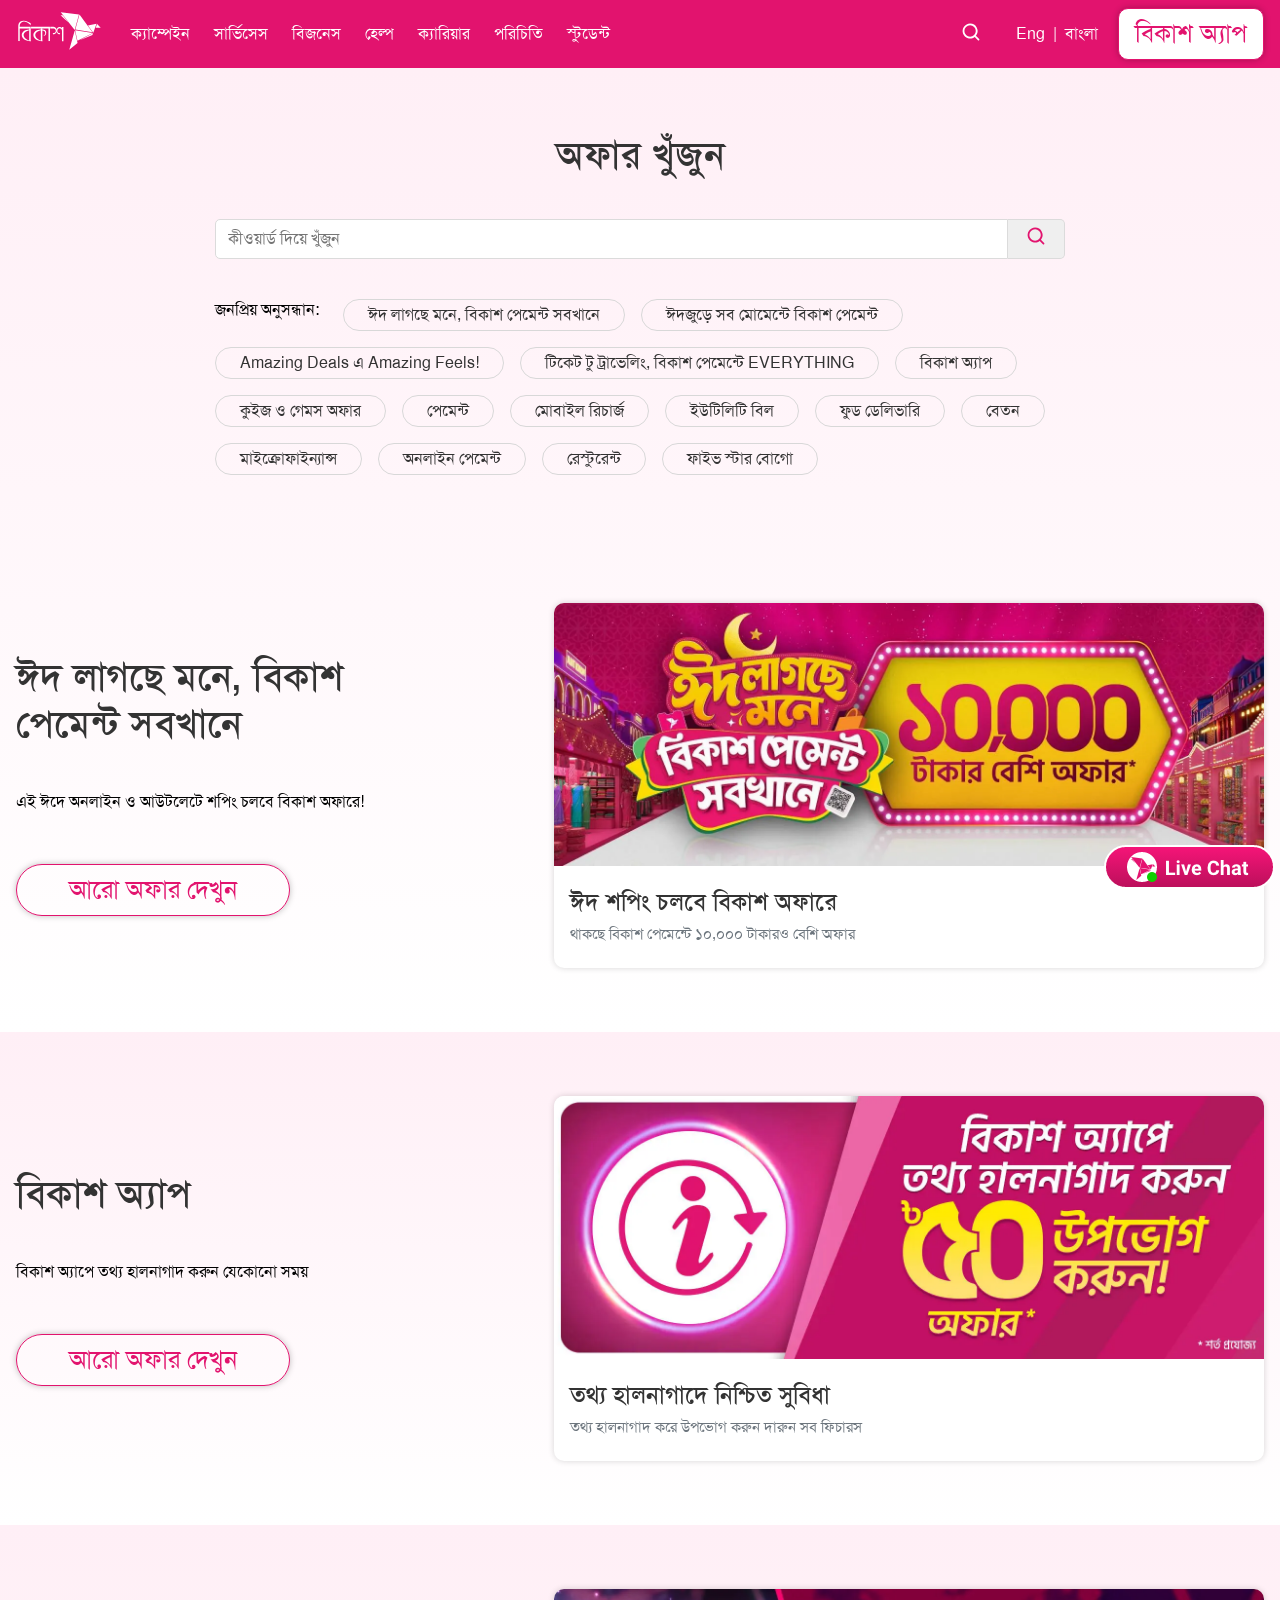
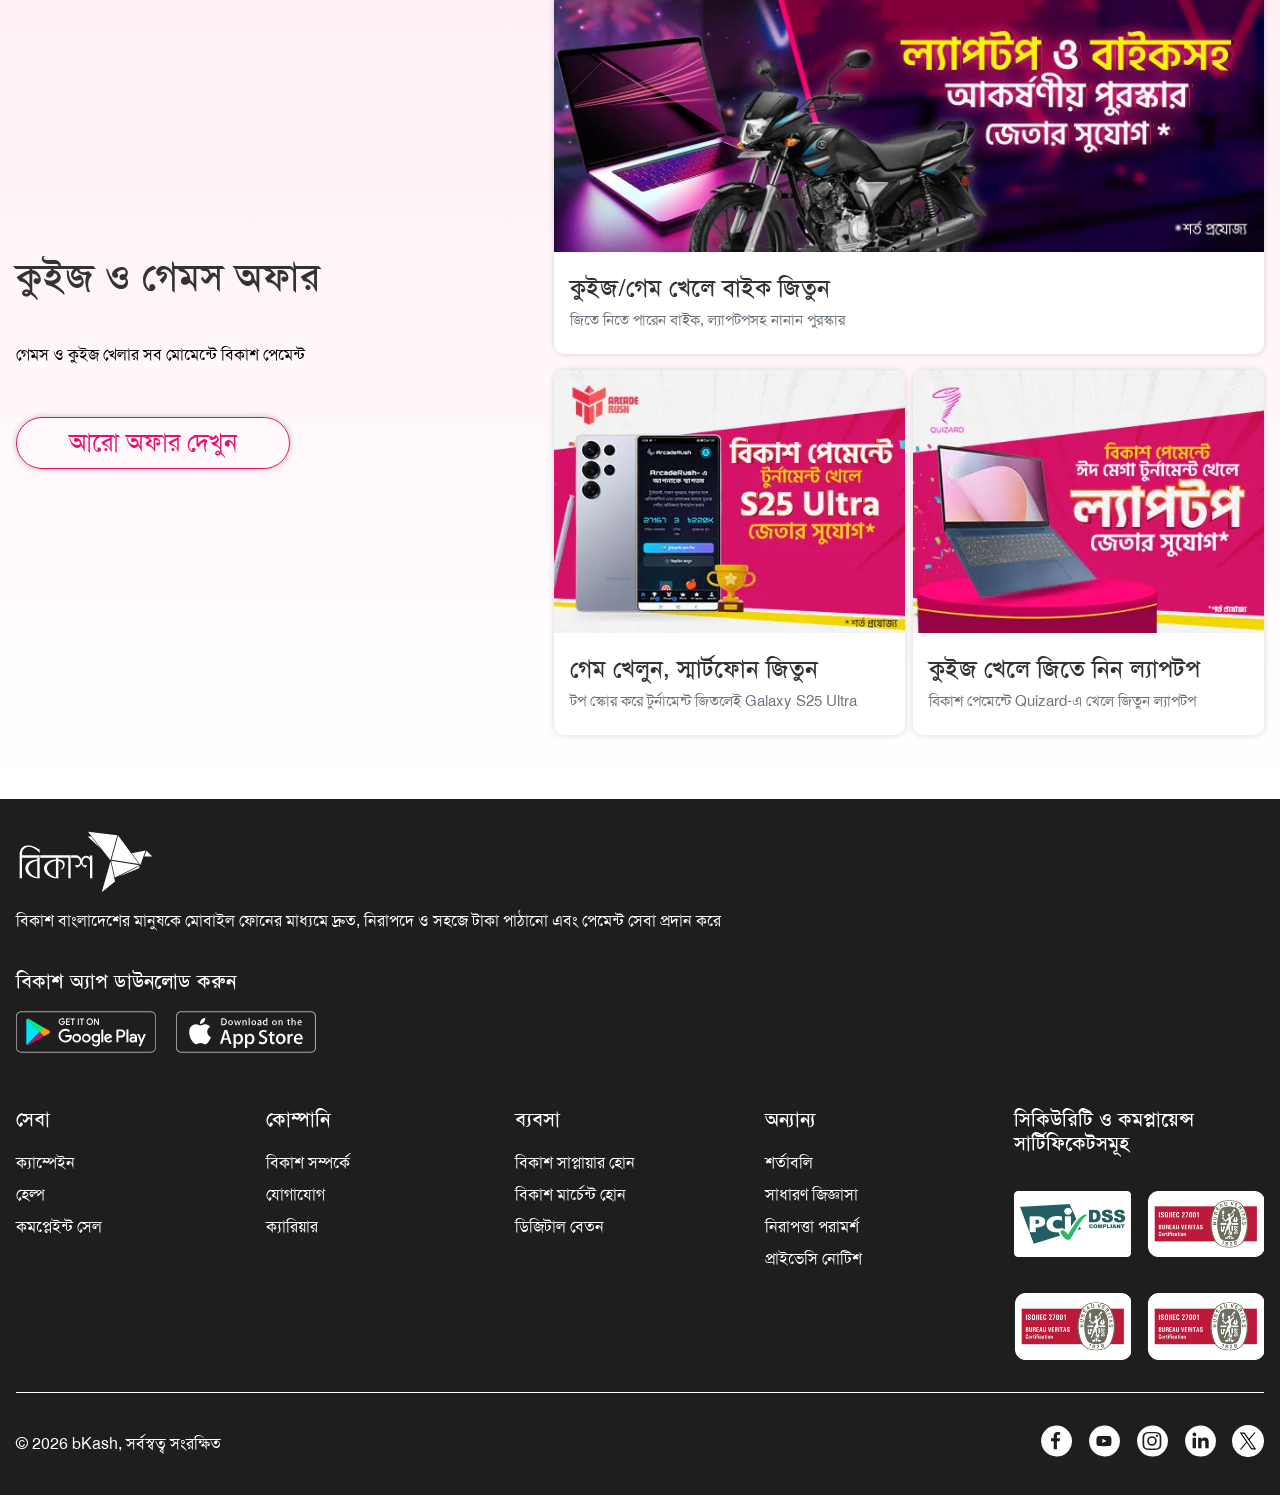
<file: bkash/campaign.html>
<!doctype html>
<html lang="en">
  <head>
    <meta charset="UTF-8" />
    <meta name="viewport" content="width=device-width, initial-scale=1.0" />
    <title>ক্যাম্পেইন</title>
    <link rel="stylesheet" href="assets/css/style.css" />
  </head>
  <body>
    <!-- ---------------------------------------------- -->
    <!-- Live Chat -->
    <a href="#" class="live-chat-container">
      <img class="live-chat-img" alt="custom-banner-img" src="assets/img/live-chat.png" />
    </a>
    <!-- ------------------------------------------------->
    <!-- Header -->
    <header class="header">
      <div class="container">
        <!-- Logo -->
        <a href="index.html" class="logo">
          <svg xmlns="http://www.w3.org/2000/svg" xml:space="preserve" width="88" height="40" viewBox="0 0 122 54">
            <title>bKash Logo</title>
            <g fill="currentColor">
              <path
                d="m82.9 25.9 3.3 14.6 21.5-10.7zM89 3.8 83.2 25l24 3.8zM62.8.6l25.5 3.1-6 21.8zM62.5 4.8h3l8 10.3zM108.4 29.6l-7.5-10.3 12-2.3zM107.2 32.5l.7-2.2-18.7 9.6zM82.4 26.3 86.3 44l-11.6 9.4zM111.8 22.3h7l-5.1-5.1z"
              ></path>
            </g>
            <path
              fill="currentColor"
              d="M5.4 21.2h15.2v2.2H5.2v17.8s-.7-.1-1.1-.1c-.4 0-.9.1-.9.1V21.1c0-5.2 2-8.2 7-8.5 4.5-.3 8 2.3 10.4 3.6v2.6l-.3.1c-.4-1-5.8-5.5-9.3-5.1-3.6.4-5.8 2.9-5.8 6.2 0 0 0 .9.2 1.2z"
            ></path>
            <path
              fill="currentColor"
              d="M36.6 24.9c3.8-.1 5.7 1.2 5.8 4.1.1 1.6-.6 3.1-1.7 4.4l-1.9.1v-.3c.7-.2 2.3-1.3 2.2-3.3s-1.6-3.6-4-3.5c0 0-.4 0-.6.1l.2-1.6z"
            ></path>
            <path fill="currentColor" d="M18.5 23h2.1v18.2l-2.1-.7z"></path>
            <path
              fill="currentColor"
              d="M57.3 25.5c-.8-2.7-3.1-4.3-4.8-4.3H48v2.2h3c1.3 0 2.6-.1 3.8 1 .5.5.7 1 .9 1.7.4 1.7-.4 3.8-2.4 3.8-.6 0-1.3 0-1.9-.2v.1c.5.6.8 1.4 1.2 2.1 1.2-.2 2.4-.9 3.2-1.7 1.1-1.3 1.8-2.9 1.5-4.7"
            ></path>
            <path
              fill="currentColor"
              d="M60.6 21.5c-1.3.2-3.3 1.3-4 4.1-.2 1.8.3 3.4 1.5 4.6.7.8 1.8 1.5 2.8 1.7.3-.7.7-1.4 1.1-2.1l-.1-.1c-.5.2-1.1.2-1.7.2-2.1-.1-2.4-2.2-2.1-3.8.3-1.4 1.5-2.8 2.8-2.9 1.4-.1 3.1 1 3.4 2.5.2.8.2 1.6.2 2.4v13.2s.6-.1 1-.1 1 .1 1 .1V21.4h-2.2v2.2c0-.1.1-.1 0-.3-.7-1.3-2.5-2-3.7-1.8M47.6 21.2v20s-.6-.1-1-.1-1 .1-1 .1V23.4H21.1v-2.2h26.5z"
            ></path>
            <path
              fill="currentColor"
              d="M20.6 41.2h-.3c-7.8 0-12.2-4.3-12.2-8.6 0-3.6 3.3-7.8 10.9-7.8l1.3 1c-5.3 0-9.6 3.4-9.6 6.8 0 3 3.8 7.8 9.9 7.8v.8z"
            ></path>
            <path fill="currentColor" d="M34.8 23h2.1v18.2l-2.1-.7z"></path>
            <path
              fill="currentColor"
              d="M36.9 41.2h-.3c-7.8 0-12.2-4.3-12.2-8.6 0-3.6 3.3-7.8 10.9-7.8l1.3 1c-5.3 0-9.6 3.4-9.6 6.8 0 3 3.8 7.8 9.9 7.8v.8z"
            ></path>
          </svg>
        </a>

        <!-- Navigation -->
        <nav class="header-menu">
          <ul class="main-menu">
            <li class="menu-item"><a class="menu-link" href="campaign.html">ক্যাম্পেইন</a></li>
            <li class="menu-item"><a class="menu-link" href="#">সার্ভিসেস</a></li>
            <li class="menu-item"><a class="menu-link" href="#">বিজনেস</a></li>
            <li class="menu-item"><a class="menu-link" href="#">হেল্প</a></li>
            <li class="menu-item"><a class="menu-link" href="career.html">ক্যারিয়ার</a></li>
            <li class="menu-item"><a class="menu-link" href="#">পরিচিতি</a></li>
            <li class="menu-item"><a class="menu-link" href="#">স্টুডেন্ট</a></li>
          </ul>
        </nav>

        <!-- Utility Bar -->
        <div class="utility-bar">
          <ul class="utility-menu">
            <!-- Search Button -->
            <li class="utility-item">
              <button class="search-button">
                <svg width="24" height="24" viewBox="0 0 24 24" fill="none" xmlns="http://www.w3.org/2000/svg">
                  <path
                    fill-rule="evenodd"
                    clip-rule="evenodd"
                    d="M11.072 3.6A7.473 7.473 0 1015.7 16.943l3.21 3.21a.88.88 0 001.244-1.243l-3.211-3.21a7.472 7.472 0 00-5.87-12.1zm-5.714 7.473a5.715 5.715 0 1111.43 0 5.715 5.715 0 01-11.43 0z"
                    fill="currentColor"
                  ></path>
                </svg>
              </button>
            </li>
            <!-- Language Switcher -->
            <li class="utility-item">
              <ul class="language-swithcer">
                <li class="language-switch-option"><a class="language-switch-link" href="">Eng</a></li>
                <li class="language-switch-option">|</li>
                <li class="language-switch-option"><a class="language-switch-link" href="">বাংলা</a></li>
              </ul>
            </li>
            <!-- Button -->
            <li class="utility-item">
              <a class="btn btn-app-link" href="#">বিকাশ অ্যাপ</a>
            </li>
          </ul>
        </div>
      </div>
    </header>

    <!-- ------------------------------------------------->
    <!-- Find Offers -->
    <section class="find-offers">
      <div class="container">
        <h2 class="section-title find-offers-title">অফার খুঁজুন</h2>
        <!-- Search area -->
        <div class="fo-search-area">
          <form class="search-form">
            <input type="search" name="search-bar" id="search-bar" placeholder="কীওয়ার্ড দিয়ে খুঁজুন" />
            <button type="submit">
              <svg width="24" height="24" viewBox="0 0 24 24" fill="none" xmlns="http://www.w3.org/2000/svg">
                <path
                  fill-rule="evenodd"
                  clip-rule="evenodd"
                  d="M11.072 3.6A7.473 7.473 0 1015.7 16.943l3.21 3.21a.88.88 0 001.244-1.243l-3.211-3.21a7.472 7.472 0 00-5.87-12.1zm-5.714 7.473a5.715 5.715 0 1111.43 0 5.715 5.715 0 01-11.43 0z"
                  fill="currentColor"
                ></path>
              </svg>
            </button>
          </form>

          <!-- Search Suggestions Area -->
          <div class="search-suggestions">
            <div class="search-suggestion-items">জনপ্রিয় অনুসন্ধান:</div>

            <div class="search-suggestion-items">
              <a href="#" class="search-suggestion-link"> ঈদ লাগছে মনে, বিকাশ পেমেন্ট সবখানে </a>
            </div>
            <div class="search-suggestion-items">
              <a href="#" class="search-suggestion-link"> ঈদজুড়ে সব মোমেন্টে বিকাশ পেমেন্ট </a>
            </div>
            <div class="search-suggestion-items">
              <a href="#" class="search-suggestion-link"> Amazing Deals এ Amazing Feels! </a>
            </div>
            <div class="search-suggestion-items">
              <a href="#" class="search-suggestion-link"> টিকেট টু ট্রাভেলিং, বিকাশ পেমেন্টে EVERYTHING </a>
            </div>
            <div class="search-suggestion-items">
              <a href="#" class="search-suggestion-link"> বিকাশ অ্যাপ </a>
            </div>
            <div class="search-suggestion-items">
              <a href="#" class="search-suggestion-link"> কুইজ ও গেমস অফার </a>
            </div>
            <div class="search-suggestion-items">
              <a href="#" class="search-suggestion-link"> পেমেন্ট </a>
            </div>
            <div class="search-suggestion-items">
              <a href="#" class="search-suggestion-link"> মোবাইল রিচার্জ </a>
            </div>
            <div class="search-suggestion-items">
              <a href="#" class="search-suggestion-link"> ইউটিলিটি বিল </a>
            </div>
            <div class="search-suggestion-items">
              <a href="#" class="search-suggestion-link"> ফুড ডেলিভারি </a>
            </div>
            <div class="search-suggestion-items">
              <a href="#" class="search-suggestion-link"> বেতন </a>
            </div>
            <div class="search-suggestion-items">
              <a href="#" class="search-suggestion-link"> মাইক্রোফাইন্যান্স </a>
            </div>
            <div class="search-suggestion-items">
              <a href="#" class="search-suggestion-link"> অনলাইন পেমেন্ট </a>
            </div>
            <div class="search-suggestion-items">
              <a href="#" class="search-suggestion-link"> রেস্টুরেন্ট </a>
            </div>
            <div class="search-suggestion-items">
              <a href="#" class="search-suggestion-link"> ফাইভ স্টার বোগো </a>
            </div>
          </div>
        </div>

        <!-- Offer -->
        <div class="home-page-offers">
          <div class="container">
            <!-- text -->
            <div class="text-headings">
              <h2 class="offer-heading section-title">ঈদ লাগছে মনে, বিকাশ পেমেন্ট সবখানে</h2>
              <p class="offer-text">এই ঈদে অনলাইন ও আউটলেটে শপিং চলবে বিকাশ অফারে!</p>
              <a href="#" class="btn offer-btn">আরো অফার দেখুন</a>
            </div>
            <!-- offers -->
            <div class="offers">
              <a class="offer-card offer-card-1" href="#">
                <img
                  class="offer-image"
                  src="assets/img/d-day-website-banner-1458-x-540px_1770800609316.webp"
                  alt="offer image"
                />
                <div class="offer-card-contents">
                  <h3 class="offer-card-heading">ঈদ শপিং চলবে বিকাশ অফারে</h3>
                  <p class="offer-card-text">থাকছে বিকাশ পেমেন্টে ১০,০০০ টাকারও বেশি অফার</p>
                </div>
              </a>
            </div>
          </div>
        </div>
      </div>
    </section>

    <!-- ------------------------------------------------->
    <!-- App data validation -->
    <section class="home-page-offers app-data-validation">
      <div class="container">
        <!-- text -->
        <div class="text-headings">
          <h2 class="offer-heading section-title">বিকাশ অ্যাপ</h2>
          <p class="offer-text">বিকাশ অ্যাপে তথ্য হালনাগাদ করুন যেকোনো সময়</p>
          <a href="#" class="btn offer-btn">আরো অফার দেখুন</a>
        </div>
        <!-- offers -->
        <div class="offers">
          <a class="offer-card offer-card-1" href="#">
            <img
              class="offer-image"
              src="assets/img/biu-web-banners-1458x540pxjpg_1770616290097.webp"
              alt="offer image"
            />
            <div class="offer-card-contents">
              <h3 class="offer-card-heading">তথ্য হালনাগাদে নিশ্চিত সুবিধা</h3>
              <p class="offer-card-text">তথ্য হালনাগাদ করে উপভোগ করুন দারুন সব ফিচারস</p>
            </div>
          </a>
        </div>
      </div>
    </section>

    <!-- ------------------------------------------------->
    <!-- Home page Offers -->
    <section class="home-page-offers">
      <div class="container">
        <!-- text -->
        <div class="text-headings">
          <h2 class="offer-heading section-title">কুইজ ও গেমস অফার</h2>
          <p class="offer-text">গেমস ও কুইজ খেলার সব মোমেন্টে বিকাশ পেমেন্ট</p>
          <a href="#" class="btn offer-btn">আরো অফার দেখুন</a>
        </div>
        <!-- offers -->
        <div class="offers">
          <a class="offer-card offer-card-1" href="#">
            <img class="offer-image" src="assets/img/web-banner-1458x540-36_1769919922000.webp" alt="offer image" />
            <div class="offer-card-contents">
              <h3 class="offer-card-heading">কুইজ/গেম খেলে বাইক জিতুন</h3>
              <p class="offer-card-text">জিতে নিতে পারেন বাইক, ল্যাপটপসহ নানান পুরস্কার</p>
            </div>
          </a>

          <a class="offer-card offer-card-2" href="#">
            <img class="offer-image" src="assets/img/400x300-4_1769488615263.webp" alt="offer image" />
            <div class="offer-card-contents">
              <h3 class="offer-card-heading">গেম খেলুন, স্মার্টফোন জিতুন</h3>
              <p class="offer-card-text">টপ স্কোর করে টুর্নামেন্ট জিতলেই Galaxy S25 Ultra</p>
            </div>
          </a>

          <a class="offer-card offer-card-3" href="#">
            <img class="offer-image" src="assets/img/400x300-5_1769489740805.webp" alt="offer image" />
            <div class="offer-card-contents">
              <h3 class="offer-card-heading">কুইজ খেলে জিতে নিন ল্যাপটপ</h3>
              <p class="offer-card-text">বিকাশ পেমেন্টে Quizard-এ খেলে জিতুন ল্যাপটপ</p>
            </div>
          </a>
        </div>
      </div>
    </section>

    <!-- ------------------------------------------------->
    <!-- Foooter -->
    <footer class="footer">
      <div class="container">
        <!-- Footer top -->
        <div class="footer-top">
          <div class="footer-logo">
            <svg
              xmlns="http://www.w3.org/2000/svg"
              x="0px"
              y="0px"
              viewBox="0 0 122 54"
              width="140"
              height="62"
              xml:space="preserve"
            >
              <title>bKash Logo</title>
              <g fill="#FFFFFF">
                <polygon points="82.9,25.9 86.2,40.5 107.7,29.8"></polygon>
                <polygon points="89,3.8 83.2,25 107.2,28.8"></polygon>
                <polygon points="62.8,0.6 88.3,3.7 82.3,25.5"></polygon>
                <polygon points="62.5,4.8 65.5,4.8 73.5,15.1"></polygon>
                <polygon points="108.4,29.6 100.9,19.3 112.9,17"></polygon>
                <polygon points="107.2,32.5 107.9,30.3 89.2,39.9"></polygon>
                <polygon points="82.4,26.3 86.3,44 74.7,53.4"></polygon>
                <polygon points="111.8,22.3 118.8,22.3 113.7,17.2"></polygon>
                <path
                  d="M5.4 21.2h15.2v2.2H5.2v17.8c0 0-.7-.1-1.1-.1-.4 0-.9.1-.9.1V23.4v-2.2-.1c0-5.2 2-8.2 7-8.5 4.5-.3 8 2.3 10.4 3.6v2.6l-.3.1c-.4-1-5.8-5.5-9.3-5.1-3.6.4-5.8 2.9-5.8 6.2C5.2 20 5.2 20.9 5.4 21.2L5.4 21.2zM36.6 24.9c3.8-.1 5.7 1.2 5.8 4.1.1 1.6-.6 3.1-1.7 4.4l-1.9.1v-.3c.7-.2 2.3-1.3 2.2-3.3s-1.6-3.6-4-3.5c0 0-.4 0-.6.1L36.6 24.9z"
                ></path>
                <polygon points="18.5,23 20.6,23 20.6,41.2 18.5,40.5"></polygon>
                <path
                  d="M57.3,25.5c-0.8-2.7-3.1-4.3-4.8-4.3H48v2.2H51c1.3,0,2.6-0.1,3.8,1c0.5,0.5,0.7,1,0.9,1.7 c0.4,1.7-0.4,3.8-2.4,3.8c-0.6,0-1.3,0-1.9-0.2v0.1c0.5,0.6,0.8,1.4,1.2,2.1c1.2-0.2,2.4-0.9,3.2-1.7 C56.9,28.9,57.6,27.3,57.3,25.5"
                ></path>
                <path
                  d="M60.6 21.5c-1.3.2-3.3 1.3-4 4.1-.2 1.8.3 3.4 1.5 4.6.7.8 1.8 1.5 2.8 1.7.3-.7.7-1.4 1.1-2.1l-.1-.1c-.5.2-1.1.2-1.7.2-2.1-.1-2.4-2.2-2.1-3.8.3-1.4 1.5-2.8 2.8-2.9 1.4-.1 3.1 1 3.4 2.5.2.8.2 1.6.2 2.4v13.2c0 0 .6-.1 1-.1s1 .1 1 .1V21.4h-2.2v2.2c0-.1.1-.1 0-.3C63.6 22 61.8 21.3 60.6 21.5M47.6 21.2v2.2 17.8c0 0-.6-.1-1-.1s-1 .1-1 .1V23.4H21.1v-2.2H47.6zM20.6 41.2h-.3c-7.8 0-12.2-4.3-12.2-8.6 0-3.6 3.3-7.8 10.9-7.8l1.3 1c-5.3 0-9.6 3.4-9.6 6.8 0 3 3.8 7.8 9.9 7.8V41.2z"
                ></path>
                <polygon points="34.8,23 36.9,23 36.9,41.2 34.8,40.5"></polygon>
                <path
                  d="M36.9,41.2h-0.3c-7.8,0-12.2-4.3-12.2-8.6c0-3.6,3.3-7.8,10.9-7.8l1.3,1c-5.3,0-9.6,3.4-9.6,6.8 c0,3,3.8,7.8,9.9,7.8V41.2z"
                ></path>
              </g>
            </svg>
          </div>
          <p class="footer-top-text">
            বিকাশ বাংলাদেশের মানুষকে মোবাইল ফোনের মাধ্যমে দ্রুত, নিরাপদে ও সহজে টাকা পাঠানো এবং পেমেন্ট সেবা প্রদান করে
          </p>
          <h3 class="footer-top-heading">বিকাশ অ্যাপ ডাউনলোড করুন</h3>
          <!-- App Promo Links -->
          <div class="promo-links">
            <a
              class="promo-link promo-link-1"
              href="https://play.google.com/store/apps/details?id=com.bKash.customerapp&amp;hl=en&amp;gl=US"
              target="_blank"
            >
              <svg
                xmlns="http://www.w3.org/2000/svg"
                xml:space="preserve"
                width="140"
                height="42"
                viewBox="0 0 157.2 46.4"
              >
                <title>Get bKash app on Google Play</title>
                <path
                  fill="#1E1E1E"
                  fill-rule="evenodd"
                  d="M151.3 46.4H5.8c-3.2 0-5.8-2.6-5.8-5.8V5.8C0 2.6 2.6 0 5.8 0h145.5c3.2 0 5.8 2.6 5.8 5.8v34.8c0 3.2-2.6 5.8-5.8 5.8z"
                  clip-rule="evenodd"
                ></path>
                <path
                  fill="#A6A6A6"
                  fill-rule="evenodd"
                  d="M151.3.9c2.7 0 4.9 2.2 4.9 4.9v34.8c0 2.7-2.2 4.9-4.9 4.9H5.8c-2.7 0-4.9-2.2-4.9-4.9V5.8C.9 3.1 3.1.9 5.8.9h145.5zm0-.9H5.8C2.6 0 0 2.6 0 5.8v34.8c0 3.2 2.6 5.8 5.8 5.8h145.5c3.2 0 5.8-2.6 5.8-5.8V5.8c0-3.2-2.6-5.8-5.8-5.8z"
                  clip-rule="evenodd"
                ></path>
                <path
                  fill="#FFF"
                  d="M82.8 15.3c-1 0-1.9-.4-2.6-1.1-.7-.7-1.1-1.7-1.1-2.7 0-1 .4-2 1.1-2.7.7-.7 1.6-1.1 2.6-1.1s1.9.4 2.6 1.1c1.4 1.5 1.4 3.8 0 5.3-.7.9-1.6 1.3-2.6 1.2zm-31.2 0c-1 0-1.9-.4-2.6-1.1-1.5-1.5-1.5-3.8 0-5.3.7-.7 1.7-1.1 2.7-1.1.5 0 1 .1 1.5.3.4.2.8.4 1.1.8l-.1.1-.8.8-.1-.1c-.5-.5-1.1-.8-1.8-.8s-1.3.3-1.8.7c-1 1.1-1 2.8 0 3.9 1 1 2.6 1 3.7 0 .3-.3.5-.8.5-1.2h-2.5v-1.1H55v.1c0 .2 0 .4.1.5 0 .9-.3 1.8-.9 2.4-.7.8-1.7 1.2-2.6 1.1zm41.5-.1H92l-3.4-5.4v5.4h-1.1V8h1.3v.1l3.2 5.1V8h1.1v7.2zm-18.6 0h-1.1V9.1h-1.9V8h5v1.1h-1.9l-.1 6.1zm-4 0h-1.1V8h1.1v7.2zm-6.3 0h-1.1V9.1h-1.9V8h5v1.1h-1.9l-.1 6.1zm-3.8 0h-4.3V8h4.3v1.1h-3.2v2h2.9v1.1h-2.9v2h3.2v1zM81 13.5c.5.5 1.1.8 1.8.8s1.3-.3 1.8-.8c1-1.1 1-2.7 0-3.8-.5-.5-1.1-.8-1.8-.8s-1.3.3-1.8.8c-1 1.1-1 2.7 0 3.8z"
                ></path>
                <path
                  fill="#FFF"
                  fill-rule="evenodd"
                  d="M79 25.2c-2.7 0-4.9 2.2-4.9 4.9S76.3 35 79 35s4.9-2.2 4.9-4.9-2.1-4.9-4.8-4.9H79zm0 7.9c-1.7.1-3.1-1.1-3.2-2.8-.1-1.7 1.1-3.1 2.8-3.2 1.7-.1 3.1 1.1 3.2 2.8v.2c0 1.6-1.2 3-2.8 3zm-10.8-7.9c-2.7 0-4.9 2.2-4.9 4.9s2.2 4.9 4.9 4.9 4.9-2.2 4.9-4.9-2.1-4.9-4.8-4.9h-.1zm0 7.9c-1.7.1-3.1-1.1-3.2-2.8-.1-1.7 1.1-3.1 2.8-3.2 1.7-.1 3.1 1.1 3.2 2.8v.2c0 1.6-1.2 3-2.8 3zm-12.8-6.4v2.1h5c-.1 1-.5 1.9-1.1 2.6-1 1-2.4 1.6-3.9 1.5-3.1-.1-5.5-2.6-5.5-5.7.1-3 2.5-5.4 5.5-5.5 1.4 0 2.8.5 3.8 1.5l1.5-1.5c-1.4-1.4-3.3-2.1-5.2-2.1-4.2 0-7.7 3.3-7.7 7.6 0 4.2 3.3 7.7 7.6 7.7h.2c2 .1 4-.7 5.3-2.2 1.2-1.3 1.9-3.1 1.8-4.9 0-.4 0-.9-.1-1.3l-7.2.2zm52.5 1.7c-.6-1.8-2.3-3.1-4.2-3.1-2.6 0-4.7 2.1-4.7 4.7v.2c-.1 2.7 2 4.9 4.7 4.9h.2c1.7 0 3.2-.8 4.1-2.2l-1.7-1.1c-.5.9-1.4 1.4-2.4 1.4s-2-.6-2.4-1.5l6.6-2.7-.2-.6zm-6.7 1.6c-.1-1.5 1-2.8 2.5-2.9.8-.1 1.5.4 1.8 1l-4.3 1.9zm-5.4 4.8H98V20.3h-2.2v14.5zm-3.6-8.5c-.7-.7-1.7-1.1-2.7-1.1-2.7.1-4.8 2.4-4.7 5.1.1 2.6 2.2 4.6 4.7 4.7 1 0 1.9-.4 2.6-1.1h.1v.7c0 1.9-1 2.9-2.6 2.9-1.1 0-2.1-.7-2.5-1.8l-1.9.8c.7 1.8 2.5 2.9 4.4 2.9 2.5 0 4.7-1.5 4.7-5.1v-8.8h-2l-.1.8zm-2.4 6.8c-1.7-.1-2.9-1.6-2.7-3.3.1-1.4 1.3-2.6 2.7-2.7 1.5.1 2.7 1.4 2.6 2.9v.1c.1 1.5-1 2.8-2.5 3h-.1zM118 20.3h-5.2v14.5h2.2v-5.5h3c2.5.1 4.6-1.7 4.8-4.2.1-2.5-1.7-4.6-4.2-4.8h-.6zm.1 7H115v-5h3.1c1.4 0 2.5 1.1 2.5 2.4 0 1.4-1.1 2.5-2.4 2.5 0 .1-.1.1-.1.1zm13.4-2.1c-1.6-.1-3.1.8-3.9 2.2l1.9.8c.4-.7 1.2-1.1 2-1.1 1.1-.1 2.2.7 2.3 1.9v.2c-.7-.4-1.5-.6-2.3-.6-2.1 0-4.2 1.1-4.2 3.3.1 1.8 1.6 3.3 3.5 3.2h.1c1.1.1 2.2-.5 2.8-1.4h.1v1.1h2.1v-5.6c-.1-2.6-2-4-4.4-4zm-.3 7.9c-.7 0-1.7-.3-1.7-1.2 0-1.1 1.2-1.5 2.3-1.5.7 0 1.4.1 2 .5-.2 1.2-1.3 2.2-2.6 2.2zm12.3-7.6-2.5 6.3h-.1l-2.6-6.3H136l3.9 8.8-2.2 4.9h2.3l5.9-13.7h-2.4zM124 34.8h2.2V20.3H124v14.5z"
                  clip-rule="evenodd"
                ></path>
                <linearGradient
                  id="googlePlayHome1"
                  x1="-818.89"
                  x2="-819.001"
                  y1="545.088"
                  y2="545.119"
                  gradientTransform="matrix(14.9996 0 0 -29.049 12331.185 15876.299)"
                  gradientUnits="userSpaceOnUse"
                >
                  <stop offset="0" style="stop-color: #00a0ff"></stop>
                  <stop offset=".007" style="stop-color: #00a1ff"></stop>
                  <stop offset=".26" style="stop-color: #00beff"></stop>
                  <stop offset=".512" style="stop-color: #00d2ff"></stop>
                  <stop offset=".76" style="stop-color: #00dfff"></stop>
                  <stop offset="1" style="stop-color: #00e3ff"></stop>
                </linearGradient>
                <path
                  fill="url(#googlePlayHome1)"
                  fill-rule="evenodd"
                  d="M12.1 8.7c-.4.5-.6 1-.5 1.6V36c0 .6.2 1.2.5 1.6l.1.1 14.4-14.4V23L12.1 8.7z"
                  clip-rule="evenodd"
                ></path>
                <linearGradient
                  id="googlePlayHome2"
                  x1="-803.306"
                  x2="-803.566"
                  y1="511.463"
                  y2="511.463"
                  gradientTransform="matrix(11.7734 0 0 -9.916 9507.173 5094.86)"
                  gradientUnits="userSpaceOnUse"
                >
                  <stop offset="0" style="stop-color: #ffe000"></stop>
                  <stop offset=".409" style="stop-color: #ffbd00"></stop>
                  <stop offset=".775" style="stop-color: orange"></stop>
                  <stop offset="1" style="stop-color: #ff9c00"></stop>
                </linearGradient>
                <path
                  fill="url(#googlePlayHome2)"
                  fill-rule="evenodd"
                  d="m31.3 28.1-4.8-4.8V23l4.8-4.8.1.1 5.7 3.2c1.6.9 1.6 2.4 0 3.3l-5.8 3.3z"
                  clip-rule="evenodd"
                ></path>
                <linearGradient
                  id="googlePlayHome3"
                  x1="-833.511"
                  x2="-833.602"
                  y1="527.927"
                  y2="528.08"
                  gradientTransform="matrix(19.347 0 0 -14.9225 16157.47 7923.468)"
                  gradientUnits="userSpaceOnUse"
                >
                  <stop offset="0" style="stop-color: #ff3a44"></stop>
                  <stop offset="1" style="stop-color: #c31162"></stop>
                </linearGradient>
                <path
                  fill="url(#googlePlayHome3)"
                  fill-rule="evenodd"
                  d="m31.4 28.1-4.9-4.9-14.4 14.4c.7.6 1.7.6 2.4.1l16.9-9.6"
                  clip-rule="evenodd"
                ></path>
                <linearGradient
                  id="googlePlayHome4"
                  x1="-834.423"
                  x2="-834.382"
                  y1="528.375"
                  y2="528.443"
                  gradientTransform="matrix(19.347 0 0 -14.915 16157.442 7904.337)"
                  gradientUnits="userSpaceOnUse"
                >
                  <stop offset="0" style="stop-color: #32a071"></stop>
                  <stop offset=".068" style="stop-color: #2da771"></stop>
                  <stop offset=".476" style="stop-color: #15cf74"></stop>
                  <stop offset=".801" style="stop-color: #06e775"></stop>
                  <stop offset="1" style="stop-color: #00f076"></stop>
                </linearGradient>
                <path
                  fill="url(#googlePlayHome4)"
                  fill-rule="evenodd"
                  d="M31.4 18.3 14.5 8.7c-.7-.6-1.7-.5-2.4.1l14.5 14.4 4.8-4.9z"
                  clip-rule="evenodd"
                ></path>
                <path
                  fill-rule="evenodd"
                  d="m31.3 28-16.8 9.6c-.7.5-1.6.5-2.3 0l-.1.1.1.1c.7.5 1.6.5 2.3 0l16.9-9.6-.1-.2z"
                  clip-rule="evenodd"
                  opacity=".2"
                ></path>
                <path
                  fill-rule="evenodd"
                  d="M37.1 24.7 31.3 28l.1.1 5.7-3.2c.7-.3 1.1-.9 1.2-1.7-.1.6-.6 1.2-1.2 1.5z"
                  clip-rule="evenodd"
                  opacity=".12"
                ></path>
                <path
                  fill="#FFF"
                  fill-rule="evenodd"
                  d="m14.5 8.8 22.6 12.8c.6.3 1.1.8 1.2 1.5-.1-.7-.5-1.4-1.2-1.7L14.5 8.7c-1.6-.9-2.9-.2-2.9 1.7v.2c0-1.9 1.3-2.7 2.9-1.8z"
                  clip-rule="evenodd"
                  opacity=".25"
                ></path>
              </svg>
            </a>
            <a class="promo-link promo-link-1" href="https://apps.apple.com/us/app/bkash/id1351183172" target="_blank">
              <svg
                xmlns="http://www.w3.org/2000/svg"
                xml:space="preserve"
                width="140"
                height="42"
                viewBox="0 0 156.6 46.4"
              >
                <title>Get bKash app on App Store</title>
                <path
                  fill="#A6A6A6"
                  d="M151 46.4H5.5c-3 0-5.5-2.5-5.5-5.5V5.5C0 2.5 2.5 0 5.5 0H151c3 0 5.5 2.4 5.6 5.5v35.4c0 3.1-2.5 5.5-5.6 5.5z"
                ></path>
                <path
                  fill="#1E1E1E"
                  d="M155.5 40.9c0 2.5-2 4.4-4.4 4.4H5.5c-2.5 0-4.4-2-4.5-4.4V5.5C1 3 3 1 5.5 1H151c2.5 0 4.4 2 4.4 4.4v35.5z"
                ></path>
                <g fill="#FFF">
                  <path
                    d="M34.939 22.912c0-2.3 1.2-4.4 3.2-5.6-1.2-1.8-3.3-2.9-5.4-2.9-2.3-.2-4.5 1.4-5.7 1.4-1.2 0-3-1.3-4.9-1.3-2.5.1-4.8 1.5-6.1 3.7-2.6 4.6-.7 11.2 1.9 14.9 1.3 1.8 2.7 3.8 4.7 3.7 1.9-.1 2.6-1.2 4.9-1.2 2.3 0 2.9 1.2 4.9 1.2 2 0 3.3-1.8 4.5-3.6.9-1.3 1.6-2.7 2.1-4.2-2.5-1.1-4.1-3.4-4.1-6.1zM31.239 11.912c1.1-1.3 1.6-3 1.5-4.7-1.7.2-3.2 1-4.4 2.3-1.1 1.3-1.7 2.9-1.6 4.6 1.8-.1 3.4-.8 4.5-2.2z"
                  ></path>
                </g>
                <g fill="#FFF">
                  <path
                    d="M62.198 36.582h-2.6l-1.4-4.6h-5l-1.4 4.5h-2.6l5-15.4h3l5 15.5zm-4.5-6.5-1.3-4c-.1-.4-.4-1.4-.8-2.9-.2.6-.4 1.6-.7 2.9l-1.3 4h4.1zM74.998 30.882c.1 1.6-.5 3.2-1.5 4.5-.9 1-2.1 1.5-3.4 1.5-1.3.1-2.5-.5-3.2-1.6v5.9h-2.5v-12c0-1.2 0-2.4-.1-3.7h2.2l.1 1.8c1.3-2 4.1-2.6 6.1-1.3.4.2.7.5 1 .8.9 1.1 1.4 2.6 1.3 4.1zm-2.5.1c0-.9-.2-1.9-.7-2.7-.5-.7-1.3-1.1-2.2-1.1-.6 0-1.2.2-1.7.6-.5.4-.8 1-1 1.6-.1.2-.1.5-.1.8v1.9c0 .8.2 1.5.7 2.1.5.6 1.2.9 1.9.8.9 0 1.7-.4 2.2-1.1.7-.9.9-1.9.9-2.9zM87.798 30.882c.1 1.6-.5 3.2-1.5 4.5-.9 1-2.1 1.5-3.4 1.5-1.3.1-2.5-.5-3.2-1.6v5.9h-2.5v-12c0-1.2 0-2.4-.1-3.7h2.2l.1 1.8c1.3-2 4.1-2.6 6.1-1.3.4.2.7.5 1 .8.9 1.1 1.4 2.6 1.3 4.1zm-2.5.1c0-.9-.2-1.9-.7-2.7-.5-.7-1.3-1.1-2.2-1.1-.6 0-1.2.2-1.7.6-.5.4-.8 1-1 1.6-.1.2-.1.5-.1.8v1.9c0 .8.2 1.5.7 2.1.5.6 1.2.9 1.9.8.9 0 1.7-.4 2.2-1.1.7-.9.9-1.9.9-2.9zM102.098 32.182c0 1.2-.5 2.4-1.4 3.2-1.2 1-2.7 1.4-4.2 1.4-1.4.1-2.8-.3-4-1l.6-2.1c1.1.7 2.3 1 3.6 1 .8 0 1.5-.2 2.2-.6.5-.4.8-1 .8-1.7 0-.6-.2-1.2-.6-1.6-.6-.5-1.3-.9-2.1-1.2-2.7-1-4.1-2.5-4.1-4.4 0-1.2.5-2.4 1.4-3.1 1.1-.9 2.4-1.3 3.8-1.2 1.2 0 2.4.2 3.5.7l-.6 2c-.9-.5-1.9-.7-3-.7-.7 0-1.5.2-2 .6-.4.4-.6.9-.6 1.4 0 .6.3 1.1.7 1.5.7.5 1.4.9 2.2 1.2 1.1.4 2.1 1 2.9 1.9.6.8 1 1.8.9 2.7zM110.298 27.282h-2.7v5.4c0 1.4.5 2.1 1.4 2.1.4 0 .7 0 1.1-.1l.1 1.9c-.6.2-1.3.3-1.9.3-.9 0-1.7-.3-2.3-.9-.6-.9-.9-1.9-.8-3v-5.7h-1.6v-1.9h1.6v-2l2.4-.7v2.8h2.7v1.8zM122.598 30.882c.1 1.5-.5 3-1.5 4.2-1 1.1-2.5 1.8-4.1 1.7-1.4.1-2.8-.5-3.8-1.6s-1.5-2.6-1.5-4.1c0-1.6.5-3.1 1.5-4.2s2.5-1.7 4-1.6c1.5-.2 3 .4 4 1.5 1 1.2 1.5 2.6 1.4 4.1zm-2.6.1c0-.9-.2-1.8-.7-2.6-.4-.8-1.3-1.3-2.2-1.3-.9 0-1.8.5-2.3 1.3-.4.8-.6 1.7-.6 2.6 0 .9.2 1.8.7 2.6.7 1.2 2.2 1.7 3.4 1 .4-.2.8-.6 1-1.1.5-.7.8-1.6.7-2.5zM130.598 27.582c-.3 0-.5-.1-.8-.1-.8 0-1.6.3-2 1-.4.7-.6 1.4-.6 2.2v5.8h-2.5v-7.6c0-1.3 0-2.5-.1-3.5h2.2l.1 2.1h.1c.2-.6.7-1.2 1.2-1.7.5-.4 1.1-.6 1.8-.6h.6v2.4zM141.698 30.482c0 .4 0 .8-.1 1.1h-7.4c0 1 .4 1.9 1.1 2.5.7.5 1.6.8 2.4.8 1 0 2-.2 3-.5l.4 1.7c-1.2.5-2.5.7-3.7.7-1.5.1-3-.5-4.1-1.5-1-1.1-1.6-2.6-1.5-4.1-.1-1.5.4-3 1.4-4.2.9-1.2 2.4-1.8 3.9-1.8 1.4-.1 2.8.6 3.6 1.8.7 1 1.1 2.2 1 3.5zm-2.3-.7c0-.7-.1-1.3-.5-1.9-.4-.7-1.2-1.1-2-1-.8 0-1.5.4-2 1-.4.6-.7 1.2-.7 1.9h5.2z"
                  ></path>
                </g>
                <g fill="#FFF">
                  <path
                    d="M56.867 11.605c.1 1.2-.3 2.3-1.2 3.1-.9.7-2.1 1-3.2 1-.6 0-1.2-.1-1.8-.1v-7.5c.7-.1 1.4-.2 2.1-.2 1.1-.1 2.1.2 3 .9.8.7 1.2 1.7 1.1 2.8zm-1.2 0c0-.7-.2-1.4-.7-2-.6-.5-1.4-.8-2.1-.7-.3 0-.7 0-1 .1v5.6h.8c.8.1 1.6-.2 2.2-.8.5-.5.8-1.3.8-2.2zM63.667 12.805c0 .8-.2 1.5-.7 2.1-.5.6-1.2.9-2 .8-.7 0-1.4-.3-1.9-.8-.5-.6-.7-1.3-.7-2 0-.8.2-1.5.7-2.1.5-.5 1.2-.8 2-.8.7 0 1.4.3 1.9.8.5.6.8 1.3.7 2zm-1.2 0c0-.5-.1-.9-.3-1.3-.2-.4-.6-.7-1.1-.7-.5 0-.9.2-1.1.7-.3.4-.4.9-.4 1.4 0 .5.1.9.3 1.3.3.4.7.6 1.1.6.5 0 .9-.3 1.1-.7.3-.4.4-.8.4-1.3zM72.767 10.105l-1.7 5.5h-1.1l-.7-2.4c-.2-.6-.3-1.2-.4-1.8-.2.6-.3 1.2-.5 1.8l-.7 2.4h-1.1l-1.6-5.5h1.2l.6 2.6c.1.6.3 1.2.4 1.8.1-.5.2-1 .5-1.7l.8-2.6h1l.7 2.6c.2.6.3 1.2.4 1.8.1-.6.2-1.2.4-1.8l.7-2.7h1.1zM79.067 15.605h-1.2v-3.2c0-1-.4-1.4-1.1-1.4-.3 0-.7.1-.9.4-.2.3-.3.6-.3.9v3.3h-1.2v-5.5h1.1l.1.9c.1-.3.4-.5.6-.7.3-.2.7-.3 1.1-.3.5 0 .9.2 1.3.5.5.5.7 1.1.6 1.8l-.1 3.3zM82.467 15.605h-1.2v-8h1.2v8zM89.667 12.805c0 .8-.2 1.5-.7 2.1-.5.6-1.2.9-2 .8-.7 0-1.4-.3-1.9-.8-.5-.6-.7-1.3-.7-2 0-.8.2-1.5.7-2.1.5-.5 1.2-.8 2-.8.7 0 1.4.3 1.9.8.4.6.7 1.3.7 2zm-1.3 0c0-.5-.1-.9-.3-1.3-.2-.4-.6-.7-1.1-.7-.5 0-.9.2-1.1.7-.2.4-.3.9-.3 1.3 0 .5.1.9.3 1.3.2.4.6.7 1.1.7.5 0 .9-.3 1.1-.7.2-.3.3-.8.3-1.3zM95.467 15.605h-1.1l-.1-.6c-.4.5-1 .8-1.6.8-.5 0-.9-.2-1.2-.5-.3-.3-.4-.7-.4-1.1 0-.6.3-1.2.8-1.5.7-.4 1.5-.6 2.4-.5v-.3c0-.7-.4-1.1-1.1-1.1-.5 0-1 .1-1.4.4l-.2-.8c.6-.3 1.2-.5 1.9-.5 1.4 0 2.1.8 2.1 2.3v2c-.1.5-.1.9-.1 1.4zm-1.2-1.9v-.8c-1.3 0-2 .3-2 1.1 0 .2.1.5.2.6.2.1.4.2.6.2.3 0 .5-.1.7-.3.3-.1.5-.5.5-.8zM102.367 15.605h-1.1l-.1-.9c-.3.7-1 1.1-1.8 1-.6 0-1.2-.3-1.6-.8-.5-.6-.7-1.3-.7-2 0-.8.2-1.5.7-2.2.4-.5 1-.8 1.7-.8.6-.1 1.2.2 1.5.7v-3h1.2v6.5c.2.5.2 1 .2 1.5zm-1.2-2.3v-1.3c-.1-.3-.2-.5-.4-.7-.2-.2-.5-.3-.8-.3-.4 0-.8.2-1.1.5-.3.4-.4.9-.4 1.4 0 .5.1.9.4 1.3.2.3.6.6 1.1.5.4 0 .7-.2 1-.4.1-.3.2-.7.2-1zM112.767 12.805c0 .8-.2 1.5-.7 2.1-.5.6-1.2.9-2 .8-.7 0-1.4-.3-1.9-.8-.5-.6-.7-1.3-.7-2 0-.8.2-1.5.7-2.1.5-.5 1.2-.8 2-.8.7 0 1.4.3 1.9.8.5.6.8 1.3.7 2zm-1.2 0c0-.5-.1-.9-.3-1.3-.2-.4-.6-.7-1.1-.7-.5 0-.9.2-1.1.7-.3.4-.4.9-.4 1.4 0 .5.1.9.3 1.3.3.6 1.1.8 1.7.5.2-.1.4-.3.5-.5.3-.4.4-.9.4-1.4zM119.367 15.605h-1.2v-3.2c0-1-.4-1.4-1.1-1.4-.3 0-.7.1-.9.4-.2.3-.3.6-.3.9v3.3h-1.2v-5.5h1v.9c.1-.3.4-.5.6-.7.3-.2.7-.3 1.1-.3.5 0 .9.2 1.3.5.5.5.7 1.1.6 1.8l.1 3.3zM127.567 11.005h-1.3v2.7c0 .7.2 1 .7 1 .2 0 .4 0 .5-.1v.9c-.3.1-.6.1-.9.1-.4 0-.8-.1-1.1-.4-.3-.4-.5-.9-.4-1.5v-2.7h-.8v-.9h.8v-1l1.2-.4v1.4h1.3v.9zM133.967 15.605h-1.2v-3.1c0-1-.4-1.5-1.1-1.5-.5 0-1 .3-1.2.9 0 .1-.1.3-.1.4v3.3h-1.2v-8h1.2v3.3c.3-.6 1-.9 1.6-.9.5 0 .9.2 1.3.5.4.5.7 1.2.6 1.8l.1 3.3zM140.567 12.605v.6h-3.6c0 .5.2.9.5 1.2.3.2.7.4 1.2.4s1-.1 1.5-.3l.2.8c-.6.2-1.2.4-1.8.3-.7 0-1.5-.2-2-.7-.5-.5-.8-1.3-.7-2 0-.7.2-1.5.7-2.1.5-.6 1.2-.9 1.9-.9s1.4.3 1.8.9c.2.6.4 1.2.3 1.8zm-1.1-.3c0-.3-.1-.7-.2-.9-.2-.3-.6-.5-1-.5s-.7.2-1 .5c-.2.3-.3.6-.4.9h2.6z"
                  ></path>
                </g>
              </svg>
            </a>
          </div>
        </div>
        <!-- Footer Main -->
        <div class="footer-links-all-container">
          <div class="flc flc-1">
            <h5 class="flc-heading">সেবা</h5>
            <ul class="footer-links">
              <li class="footer-link-item">
                <a href="#" class="footer-link">ক্যাম্পেইন</a>
              </li>
              <li class="footer-link-item">
                <a href="#" class="footer-link">হেল্প</a>
              </li>
              <li class="footer-link-item">
                <a href="#" class="footer-link">কমপ্লেইন্ট সেল</a>
              </li>
            </ul>
          </div>

          <div class="flc flc-2">
            <h5 class="flc-heading">কোম্পানি</h5>
            <ul class="footer-links">
              <li class="footer-link-item">
                <a href="#" class="footer-link">বিকাশ সম্পর্কে</a>
              </li>
              <li class="footer-link-item">
                <a href="#" class="footer-link">যোগাযোগ</a>
              </li>
              <li class="footer-link-item">
                <a href="#" class="footer-link">ক্যারিয়ার</a>
              </li>
            </ul>
          </div>

          <div class="flc flc-3">
            <h5 class="flc-heading">ব্যবসা</h5>
            <ul class="footer-links">
              <li class="footer-link-item">
                <a href="#" class="footer-link">বিকাশ সাপ্লায়ার হোন</a>
              </li>
              <li class="footer-link-item">
                <a href="#" class="footer-link">বিকাশ মার্চেন্ট হোন</a>
              </li>
              <li class="footer-link-item">
                <a href="#" class="footer-link">ডিজিটাল বেতন</a>
              </li>
            </ul>
          </div>

          <div class="flc flc-4">
            <h5 class="flc-heading">অন্যান্য</h5>
            <ul class="footer-links">
              <li class="footer-link-item">
                <a href="#" class="footer-link">শর্তাবলি</a>
              </li>
              <li class="footer-link-item">
                <a href="#" class="footer-link">সাধারণ জিজ্ঞাসা</a>
              </li>
              <li class="footer-link-item">
                <a href="#" class="footer-link">নিরাপত্তা পরামর্শ</a>
              </li>
              <li class="footer-link-item">
                <a href="#" class="footer-link">প্রাইভেসি নোটিশ</a>
              </li>
            </ul>
          </div>

          <div class="flc flc-5">
            <h5 class="flc-heading">সিকিউরিটি ও কমপ্লায়েন্স সার্টিফিকেটসমূহ</h5>
            <div class="certifications">
              <img class="certification-image" src="assets/img/pci-dss.webp" alt="" />
              <img class="certification-image" src="assets/img/ISO-27001.webp" alt="" />
              <img class="certification-image" src="assets/img/ISO-27001.webp" alt="" />
              <img class="certification-image" src="assets/img/ISO-27001.webp" alt="" />
            </div>
          </div>
        </div>

        <!-- Footer Bottom -->
        <div class="footer-bottom">
          <p class="footer-bottom-text">© 2026 bKash, সর্বস্বত্ব সংরক্ষিত</p>

          <ul class="social-icons">
            <li class="social-icon-item">
              <a href="#" class="social-icon-link">
                <svg xmlns="http://www.w3.org/2000/svg" width="32" height="32" viewBox="0 0 24.645 23.815">
                  <title>Facebook Icon</title>
                  <path
                    fill="#fff"
                    d="M12.327 0a11.914 11.914 0 1 0 12.322 11.907A12.12 12.12 0 0 0 12.327 0Zm3.2 7.186h-1.284c-1.006 0-1.2.462-1.2 1.139v1.494h2.4l-.316 2.343h-2.084v6.01h-2.5v-6.01H8.45V9.821h2.091V8.095a2.869 2.869 0 0 1 3.116-3.094 17.725 17.725 0 0 1 1.869.092Z"
                  ></path>
                </svg>
              </a>
            </li>
            <li class="social-icon-item">
              <a href="#" class="social-icon-link">
                <svg xmlns="http://www.w3.org/2000/svg" width="32" height="32" viewBox="0 0 24.645 23.815">
                  <title>Youtube Icon</title>
                  <path
                    fill="#fff"
                    d="M12.322 0a11.914 11.914 0 1 0 12.323 11.907A12.12 12.12 0 0 0 12.322 0Zm5.76 12.4a16.413 16.413 0 0 1-.116 1.814 2.379 2.379 0 0 1-.461 1.113 1.692 1.692 0 0 1-1.163.475c-1.623.113-4.061.117-4.061.117s-3.016-.027-3.944-.113a2.008 2.008 0 0 1-1.279-.479 2.377 2.377 0 0 1-.461-1.113 16.375 16.375 0 0 1-.116-1.814v-.851a16.367 16.367 0 0 1 .116-1.814 2.376 2.376 0 0 1 .461-1.113 1.692 1.692 0 0 1 1.162-.475c1.624-.113 4.059-.113 4.059-.113h.005s2.435 0 4.059.113a1.692 1.692 0 0 1 1.163.475 2.378 2.378 0 0 1 .461 1.113 16.406 16.406 0 0 1 .116 1.814Z"
                  ></path>
                  <path fill="#fff" d="m11.083 13.488 3.135-1.624-3.135-1.636Z"></path>
                </svg>
              </a>
            </li>
            <li class="social-icon-item">
              <a href="#" class="social-icon-link">
                <svg xmlns="http://www.w3.org/2000/svg" width="32" height="32" viewBox="0 0 24.83 24">
                  <title>Instagram Icon</title>
                  <path
                    fill="#fff"
                    d="M18.082 7.698a2.42 2.42 0 0 0-1.389-1.381 4.065 4.065 0 0 0-1.359-.251c-.772-.035-1-.043-2.958-.043s-2.186.008-2.958.043a4.063 4.063 0 0 0-1.359.251 2.42 2.42 0 0 0-1.394 1.381 4.012 4.012 0 0 0-.252 1.351c-.035.768-.043 1-.043 2.941s.008 2.173.043 2.94a4.012 4.012 0 0 0 .252 1.352 2.42 2.42 0 0 0 1.389 1.381 4.056 4.056 0 0 0 1.359.251c.772.035 1 .043 2.958.043s2.186-.008 2.958-.043a4.058 4.058 0 0 0 1.359-.251 2.42 2.42 0 0 0 1.389-1.381 4.02 4.02 0 0 0 .252-1.351c.035-.767.043-1 .043-2.94s-.007-2.173-.043-2.941a4.02 4.02 0 0 0-.247-1.352Zm-5.706 8.029a3.737 3.737 0 1 1 3.758-3.737 3.748 3.748 0 0 1-3.758 3.737Zm3.907-6.748a.873.873 0 1 1 .878-.873.876.876 0 0 1-.879.873Z"
                  ></path>
                  <path fill="#fff" d="M12.376 9.564a2.426 2.426 0 1 0 2.44 2.426 2.433 2.433 0 0 0-2.44-2.426Z"></path>
                  <path
                    fill="#fff"
                    d="M12.415 0A12.007 12.007 0 1 0 24.83 12 12.213 12.213 0 0 0 12.415 0Zm7.235 14.89a4.981 4.981 0 0 1-.34 1.707 3.434 3.434 0 0 1-.844 1.246 3.607 3.607 0 0 1-1.3.811 5.564 5.564 0 0 1-1.777.327c-.781.034-1.03.042-3.018.042s-2.237-.008-3.018-.042a5.559 5.559 0 0 1-1.777-.327 3.6 3.6 0 0 1-1.3-.811 3.438 3.438 0 0 1-.844-1.246 4.981 4.981 0 0 1-.34-1.707c-.036-.75-.044-.99-.044-2.9s.009-2.15.044-2.9a4.981 4.981 0 0 1 .34-1.707 3.436 3.436 0 0 1 .844-1.246 3.6 3.6 0 0 1 1.3-.811 5.55 5.55 0 0 1 1.777-.327c.781-.034 1.03-.042 3.018-.042s2.237.008 3.018.042a5.555 5.555 0 0 1 1.777.327 3.61 3.61 0 0 1 1.3.811 3.432 3.432 0 0 1 .844 1.246 4.981 4.981 0 0 1 .34 1.707c.036.75.044.99.044 2.9s-.008 2.149-.042 2.9Z"
                  ></path>
                </svg>
              </a>
            </li>
            <li class="social-icon-item">
              <a href="#" class="social-icon-link">
                <svg xmlns="http://www.w3.org/2000/svg" width="32" height="32" viewBox="0 0 24.748 23.918">
                  <title>Linkedin Icon</title>
                  <path
                    fill="#fff"
                    d="M12.374 0a11.966 11.966 0 1 0 12.374 11.959A12.172 12.172 0 0 0 12.374 0Zm-3.1 17.618H6.65V9.465h2.624ZM7.963 8.353a1.47 1.47 0 1 1 1.519-1.47 1.495 1.495 0 0 1-1.514 1.47Zm11.126 9.265h-2.618v-3.963c0-.945-.019-2.162-1.363-2.162-1.364 0-1.572 1.03-1.572 2.093v4.032h-2.612V9.465h2.512v1.113h.036a2.773 2.773 0 0 1 2.48-1.316c2.652 0 3.142 1.687 3.142 3.883Z"
                  ></path>
                </svg>
              </a>
            </li>
            <li class="social-icon-item">
              <a href="#" class="social-icon-link">
                <svg width="32" height="32" xmlns="http://www.w3.org/2000/svg" viewBox="0 0 31.87 31.87">
                  <title>Twitter Icon</title>
                  <circle fill="#fff" cx="15.94" cy="15.94" r="15.94"></circle>
                  <path
                    fill="#000"
                    d="m22.96,22.62l-5.5-7.99,6.1-7.09h-1.39l-1.19,1.38-4.13,4.81-3.93-5.71-.33-.47h-4.83l1.18,1.71,5.23,7.6-6.43,7.48h1.39l5.65-6.58,4.2,6.11.33.47h4.83l-1.18-1.71Zm-3.08.62l-4.37-6.34-.62-.9-5.07-7.36h2.18l4.1,5.95.62.9,5.33,7.75h-2.18Z"
                  ></path>
                </svg>
              </a>
            </li>
          </ul>
        </div>
      </div>
    </footer>
  </body>
</html>
</file>
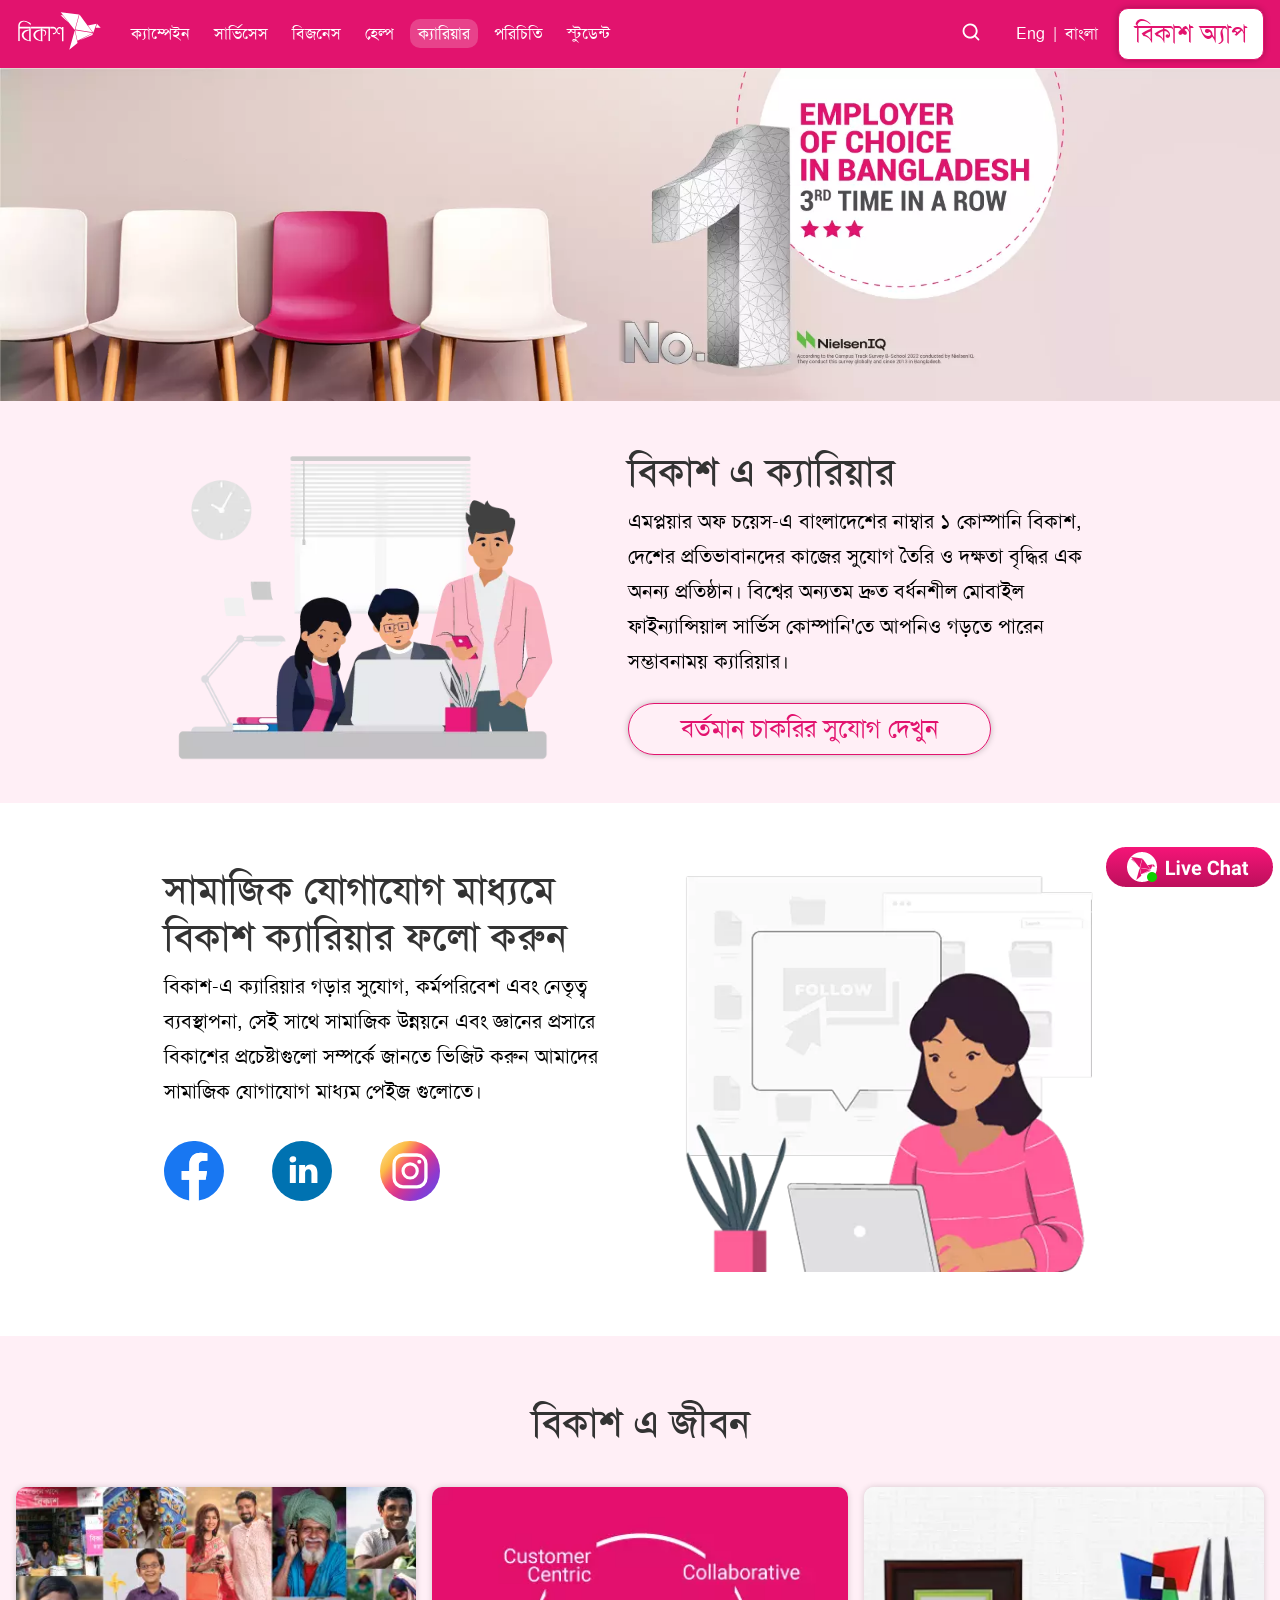
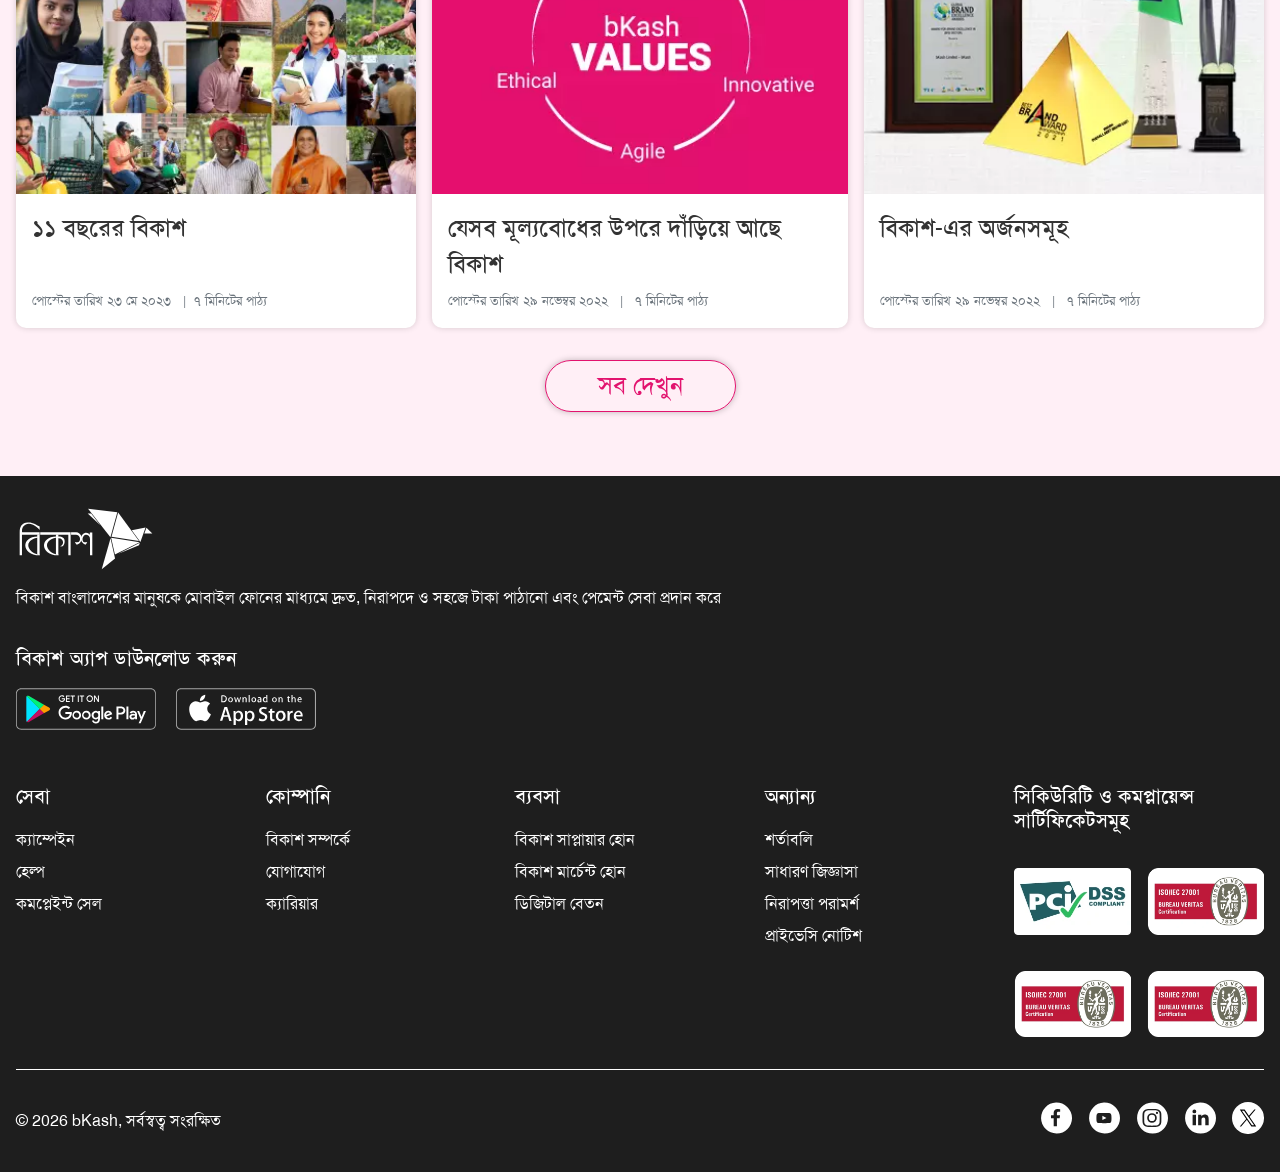
<file: bkash/career.html>
<!doctype html>
<html lang="en">
  <head>
    <meta charset="UTF-8" />
    <meta name="viewport" content="width=device-width, initial-scale=1.0" />
    <title>বিকাশ</title>
    <link rel="stylesheet" href="assets/css/style.css" />
  </head>
  <body>
    <!-- ---------------------------------------------- -->
    <!-- Live Chat -->
    <a href="#" class="live-chat-container">
      <img class="live-chat-img" alt="custom-banner-img" src="assets/img/live-chat.png" />
    </a>
    <!-- ------------------------------------------------->
    <!-- Header -->
    <header class="header">
      <div class="container">
        <!-- Logo -->
        <a href="index.html" class="logo">
          <svg xmlns="http://www.w3.org/2000/svg" xml:space="preserve" width="88" height="40" viewBox="0 0 122 54">
            <title>bKash Logo</title>
            <g fill="currentColor">
              <path
                d="m82.9 25.9 3.3 14.6 21.5-10.7zM89 3.8 83.2 25l24 3.8zM62.8.6l25.5 3.1-6 21.8zM62.5 4.8h3l8 10.3zM108.4 29.6l-7.5-10.3 12-2.3zM107.2 32.5l.7-2.2-18.7 9.6zM82.4 26.3 86.3 44l-11.6 9.4zM111.8 22.3h7l-5.1-5.1z"
              ></path>
            </g>
            <path
              fill="currentColor"
              d="M5.4 21.2h15.2v2.2H5.2v17.8s-.7-.1-1.1-.1c-.4 0-.9.1-.9.1V21.1c0-5.2 2-8.2 7-8.5 4.5-.3 8 2.3 10.4 3.6v2.6l-.3.1c-.4-1-5.8-5.5-9.3-5.1-3.6.4-5.8 2.9-5.8 6.2 0 0 0 .9.2 1.2z"
            ></path>
            <path
              fill="currentColor"
              d="M36.6 24.9c3.8-.1 5.7 1.2 5.8 4.1.1 1.6-.6 3.1-1.7 4.4l-1.9.1v-.3c.7-.2 2.3-1.3 2.2-3.3s-1.6-3.6-4-3.5c0 0-.4 0-.6.1l.2-1.6z"
            ></path>
            <path fill="currentColor" d="M18.5 23h2.1v18.2l-2.1-.7z"></path>
            <path
              fill="currentColor"
              d="M57.3 25.5c-.8-2.7-3.1-4.3-4.8-4.3H48v2.2h3c1.3 0 2.6-.1 3.8 1 .5.5.7 1 .9 1.7.4 1.7-.4 3.8-2.4 3.8-.6 0-1.3 0-1.9-.2v.1c.5.6.8 1.4 1.2 2.1 1.2-.2 2.4-.9 3.2-1.7 1.1-1.3 1.8-2.9 1.5-4.7"
            ></path>
            <path
              fill="currentColor"
              d="M60.6 21.5c-1.3.2-3.3 1.3-4 4.1-.2 1.8.3 3.4 1.5 4.6.7.8 1.8 1.5 2.8 1.7.3-.7.7-1.4 1.1-2.1l-.1-.1c-.5.2-1.1.2-1.7.2-2.1-.1-2.4-2.2-2.1-3.8.3-1.4 1.5-2.8 2.8-2.9 1.4-.1 3.1 1 3.4 2.5.2.8.2 1.6.2 2.4v13.2s.6-.1 1-.1 1 .1 1 .1V21.4h-2.2v2.2c0-.1.1-.1 0-.3-.7-1.3-2.5-2-3.7-1.8M47.6 21.2v20s-.6-.1-1-.1-1 .1-1 .1V23.4H21.1v-2.2h26.5z"
            ></path>
            <path
              fill="currentColor"
              d="M20.6 41.2h-.3c-7.8 0-12.2-4.3-12.2-8.6 0-3.6 3.3-7.8 10.9-7.8l1.3 1c-5.3 0-9.6 3.4-9.6 6.8 0 3 3.8 7.8 9.9 7.8v.8z"
            ></path>
            <path fill="currentColor" d="M34.8 23h2.1v18.2l-2.1-.7z"></path>
            <path
              fill="currentColor"
              d="M36.9 41.2h-.3c-7.8 0-12.2-4.3-12.2-8.6 0-3.6 3.3-7.8 10.9-7.8l1.3 1c-5.3 0-9.6 3.4-9.6 6.8 0 3 3.8 7.8 9.9 7.8v.8z"
            ></path>
          </svg>
        </a>

        <!-- Navigation -->
        <nav class="header-menu">
          <ul class="main-menu">
            <li class="menu-item"><a class="menu-link" href="campaign.html">ক্যাম্পেইন</a></li>
            <li class="menu-item"><a class="menu-link" href="#">সার্ভিসেস</a></li>
            <li class="menu-item"><a class="menu-link" href="#">বিজনেস</a></li>
            <li class="menu-item"><a class="menu-link" href="#">হেল্প</a></li>
            <li class="menu-item"><a class="menu-link active-link" href="career.html">ক্যারিয়ার</a></li>
            <li class="menu-item"><a class="menu-link" href="#">পরিচিতি</a></li>
            <li class="menu-item"><a class="menu-link" href="#">স্টুডেন্ট</a></li>
          </ul>
        </nav>

        <!-- Utility Bar -->
        <div class="utility-bar">
          <ul class="utility-menu">
            <!-- Search Button -->
            <li class="utility-item">
              <button class="search-button">
                <svg width="24" height="24" viewBox="0 0 24 24" fill="none" xmlns="http://www.w3.org/2000/svg">
                  <path
                    fill-rule="evenodd"
                    clip-rule="evenodd"
                    d="M11.072 3.6A7.473 7.473 0 1015.7 16.943l3.21 3.21a.88.88 0 001.244-1.243l-3.211-3.21a7.472 7.472 0 00-5.87-12.1zm-5.714 7.473a5.715 5.715 0 1111.43 0 5.715 5.715 0 01-11.43 0z"
                    fill="currentColor"
                  ></path>
                </svg>
              </button>
            </li>
            <!-- Language Switcher -->
            <li class="utility-item">
              <ul class="language-swithcer">
                <li class="language-switch-option"><a class="language-switch-link" href="">Eng</a></li>
                <li class="language-switch-option">|</li>
                <li class="language-switch-option"><a class="language-switch-link" href="">বাংলা</a></li>
              </ul>
            </li>
            <!-- Button -->
            <li class="utility-item">
              <a class="btn btn-app-link" href="#">বিকাশ অ্যাপ</a>
            </li>
          </ul>
        </div>
      </div>
    </header>

    <!-- ------------------------------------------------->
    <!-- Banner -->
    <div class="career-banner">
      <img
        class="career-banner-image"
        src="assets/img/02_career_update-feb-1920-X-500_1681382592628.webp"
        alt="Career Banner"
      />
    </div>

    <!-- ------------------------------------------------->
    <!-- Career at Bkash -->
    <section class="career-at-bkash">
      <div class="container">
        <div class="career-at-bkash-image-wrapper">
          <img
            src="assets/img/career_at_bkash_1677696071707.webp"
            alt="Career at bkash"
            class="career-at-bkash-image"
          />
        </div>
        <div class="career-at-bkash-texts">
          <h2 class="section-title career-at-bkash-heading">বিকাশ এ ক্যারিয়ার</h2>
          <p class="career-at-bkash-para">
            এমপ্লয়ার অফ চয়েস-এ বাংলাদেশের নাম্বার ১ কোম্পানি বিকাশ, দেশের প্রতিভাবানদের কাজের সুযোগ তৈরি ও দক্ষতা
            বৃদ্ধির এক অনন্য প্রতিষ্ঠান। বিশ্বের অন্যতম দ্রুত বর্ধনশীল মোবাইল ফাইন্যান্সিয়াল সার্ভিস কোম্পানি'তে আপনিও
            গড়তে পারেন সম্ভাবনাময় ক্যারিয়ার।
          </p>
          <a href="https://www.facebook.com/bkashcareer" target="_blank" class="btn cab-btn"
            >বর্তমান চাকরির সুযোগ দেখুন</a
          >
        </div>
      </div>
    </section>
    <!-- ------------------------------------------------->
    <!-- Follow bkash career -->
    <section class="follow-bkash-career">
      <div class="container">
        <div class="follow-bkash-career-texts">
          <h2 class="section-title follow-bkash-career-heading">সামাজিক যোগাযোগ মাধ্যমে বিকাশ ক্যারিয়ার ফলো করুন</h2>
          <p class="follow-bkash-career-para">
            বিকাশ-এ ক্যারিয়ার গড়ার সুযোগ, কর্মপরিবেশ এবং নেতৃত্ব ব্যবস্থাপনা, সেই সাথে সামাজিক উন্নয়নে এবং জ্ঞানের
            প্রসারে বিকাশের প্রচেষ্টাগুলো সম্পর্কে জানতে ভিজিট করুন আমাদের সামাজিক যোগাযোগ মাধ্যম পেইজ গুলোতে।
          </p>
          <div class="fbc-social-links">
            <a href="#" class="fbc-sl"><img c src="assets/img/social-fb-lg.svg" alt="" /></a>
            <a href="#" class="fbc-sl"><img c src="assets/img/social-in-lg.svg" alt="" /></a>
            <a href="#" class="fbc-sl"><img c src="assets/img/social-insta-lg.svg" alt="" /></a>
          </div>
        </div>

        <div class="follow-bkash-career-wrapper">
          <img src="assets/img/2_1677696116707.webp" alt="Career at bkash" class="follow-bkash-career-image" />
        </div>
      </div>
    </section>

    <!-- ------------------------------------------------->
    <!-- Life at Bkash -->
    <section class="life-at-bkash">
      <div class="container">
        <h2 class="life-at-bkash-title section-title">বিকাশ এ জীবন</h2>

        <!-- Cards -->
        <div class="cards">
          <a class="card card-1" href="#">
            <img
              src="assets/img/01_empowerment-400-X-300-px_1668602921519.webp"
              alt="card image 1"
              class="card-image"
            />
            <div class="card-content">
              <h3 class="card-title">১১ বছরের বিকাশ</h3>
              <p class="card-info">
                পোস্টের তারিখ ২৩ মে ২০২৩
                <span class="card-info-divider">|</span>৭ মিনিটের পাঠ্য
              </p>
            </div>
          </a>

          <a class="card card-2" href="#">
            <img src="assets/img/400x300_1669734460062.webp" alt="card image 1" class="card-image" />
            <div class="card-content">
              <h3 class="card-title">যেসব মূল্যবোধের উপরে দাঁড়িয়ে আছে বিকাশ</h3>
              <p class="card-info">
                পোস্টের তারিখ ২৯ নভেম্বর ২০২২

                <span class="card-info-divider">|</span> ৭ মিনিটের পাঠ্য
              </p>
            </div>
          </a>

          <a class="card card-3" href="#">
            <img
              src="assets/img/02_achievement_-400-X-300-px_1668603133660.webp"
              alt="card image 1"
              class="card-image"
            />
            <div class="card-content">
              <h3 class="card-title">বিকাশ-এর অর্জনসমূহ</h3>
              <p class="card-info">
                পোস্টের তারিখ ২৯ নভেম্বর ২০২২
                <span class="card-info-divider">|</span> ৭ মিনিটের পাঠ্য
              </p>
            </div>
          </a>
        </div>
        <div class="btn-container"><a href="#" class="btn wn-btn">সব দেখুন</a></div>
      </div>
    </section>

    <!-- ------------------------------------------------->
    <!-- Foooter -->
    <footer class="footer">
      <div class="container">
        <!-- Footer top -->
        <div class="footer-top">
          <div class="footer-logo">
            <svg
              xmlns="http://www.w3.org/2000/svg"
              x="0px"
              y="0px"
              viewBox="0 0 122 54"
              width="140"
              height="62"
              xml:space="preserve"
            >
              <title>bKash Logo</title>
              <g fill="#FFFFFF">
                <polygon points="82.9,25.9 86.2,40.5 107.7,29.8"></polygon>
                <polygon points="89,3.8 83.2,25 107.2,28.8"></polygon>
                <polygon points="62.8,0.6 88.3,3.7 82.3,25.5"></polygon>
                <polygon points="62.5,4.8 65.5,4.8 73.5,15.1"></polygon>
                <polygon points="108.4,29.6 100.9,19.3 112.9,17"></polygon>
                <polygon points="107.2,32.5 107.9,30.3 89.2,39.9"></polygon>
                <polygon points="82.4,26.3 86.3,44 74.7,53.4"></polygon>
                <polygon points="111.8,22.3 118.8,22.3 113.7,17.2"></polygon>
                <path
                  d="M5.4 21.2h15.2v2.2H5.2v17.8c0 0-.7-.1-1.1-.1-.4 0-.9.1-.9.1V23.4v-2.2-.1c0-5.2 2-8.2 7-8.5 4.5-.3 8 2.3 10.4 3.6v2.6l-.3.1c-.4-1-5.8-5.5-9.3-5.1-3.6.4-5.8 2.9-5.8 6.2C5.2 20 5.2 20.9 5.4 21.2L5.4 21.2zM36.6 24.9c3.8-.1 5.7 1.2 5.8 4.1.1 1.6-.6 3.1-1.7 4.4l-1.9.1v-.3c.7-.2 2.3-1.3 2.2-3.3s-1.6-3.6-4-3.5c0 0-.4 0-.6.1L36.6 24.9z"
                ></path>
                <polygon points="18.5,23 20.6,23 20.6,41.2 18.5,40.5"></polygon>
                <path
                  d="M57.3,25.5c-0.8-2.7-3.1-4.3-4.8-4.3H48v2.2H51c1.3,0,2.6-0.1,3.8,1c0.5,0.5,0.7,1,0.9,1.7 c0.4,1.7-0.4,3.8-2.4,3.8c-0.6,0-1.3,0-1.9-0.2v0.1c0.5,0.6,0.8,1.4,1.2,2.1c1.2-0.2,2.4-0.9,3.2-1.7 C56.9,28.9,57.6,27.3,57.3,25.5"
                ></path>
                <path
                  d="M60.6 21.5c-1.3.2-3.3 1.3-4 4.1-.2 1.8.3 3.4 1.5 4.6.7.8 1.8 1.5 2.8 1.7.3-.7.7-1.4 1.1-2.1l-.1-.1c-.5.2-1.1.2-1.7.2-2.1-.1-2.4-2.2-2.1-3.8.3-1.4 1.5-2.8 2.8-2.9 1.4-.1 3.1 1 3.4 2.5.2.8.2 1.6.2 2.4v13.2c0 0 .6-.1 1-.1s1 .1 1 .1V21.4h-2.2v2.2c0-.1.1-.1 0-.3C63.6 22 61.8 21.3 60.6 21.5M47.6 21.2v2.2 17.8c0 0-.6-.1-1-.1s-1 .1-1 .1V23.4H21.1v-2.2H47.6zM20.6 41.2h-.3c-7.8 0-12.2-4.3-12.2-8.6 0-3.6 3.3-7.8 10.9-7.8l1.3 1c-5.3 0-9.6 3.4-9.6 6.8 0 3 3.8 7.8 9.9 7.8V41.2z"
                ></path>
                <polygon points="34.8,23 36.9,23 36.9,41.2 34.8,40.5"></polygon>
                <path
                  d="M36.9,41.2h-0.3c-7.8,0-12.2-4.3-12.2-8.6c0-3.6,3.3-7.8,10.9-7.8l1.3,1c-5.3,0-9.6,3.4-9.6,6.8 c0,3,3.8,7.8,9.9,7.8V41.2z"
                ></path>
              </g>
            </svg>
          </div>
          <p class="footer-top-text">
            বিকাশ বাংলাদেশের মানুষকে মোবাইল ফোনের মাধ্যমে দ্রুত, নিরাপদে ও সহজে টাকা পাঠানো এবং পেমেন্ট সেবা প্রদান করে
          </p>
          <h3 class="footer-top-heading">বিকাশ অ্যাপ ডাউনলোড করুন</h3>
          <!-- App Promo Links -->
          <div class="promo-links">
            <a
              class="promo-link promo-link-1"
              href="https://play.google.com/store/apps/details?id=com.bKash.customerapp&amp;hl=en&amp;gl=US"
              target="_blank"
            >
              <svg
                xmlns="http://www.w3.org/2000/svg"
                xml:space="preserve"
                width="140"
                height="42"
                viewBox="0 0 157.2 46.4"
              >
                <title>Get bKash app on Google Play</title>
                <path
                  fill="#1E1E1E"
                  fill-rule="evenodd"
                  d="M151.3 46.4H5.8c-3.2 0-5.8-2.6-5.8-5.8V5.8C0 2.6 2.6 0 5.8 0h145.5c3.2 0 5.8 2.6 5.8 5.8v34.8c0 3.2-2.6 5.8-5.8 5.8z"
                  clip-rule="evenodd"
                ></path>
                <path
                  fill="#A6A6A6"
                  fill-rule="evenodd"
                  d="M151.3.9c2.7 0 4.9 2.2 4.9 4.9v34.8c0 2.7-2.2 4.9-4.9 4.9H5.8c-2.7 0-4.9-2.2-4.9-4.9V5.8C.9 3.1 3.1.9 5.8.9h145.5zm0-.9H5.8C2.6 0 0 2.6 0 5.8v34.8c0 3.2 2.6 5.8 5.8 5.8h145.5c3.2 0 5.8-2.6 5.8-5.8V5.8c0-3.2-2.6-5.8-5.8-5.8z"
                  clip-rule="evenodd"
                ></path>
                <path
                  fill="#FFF"
                  d="M82.8 15.3c-1 0-1.9-.4-2.6-1.1-.7-.7-1.1-1.7-1.1-2.7 0-1 .4-2 1.1-2.7.7-.7 1.6-1.1 2.6-1.1s1.9.4 2.6 1.1c1.4 1.5 1.4 3.8 0 5.3-.7.9-1.6 1.3-2.6 1.2zm-31.2 0c-1 0-1.9-.4-2.6-1.1-1.5-1.5-1.5-3.8 0-5.3.7-.7 1.7-1.1 2.7-1.1.5 0 1 .1 1.5.3.4.2.8.4 1.1.8l-.1.1-.8.8-.1-.1c-.5-.5-1.1-.8-1.8-.8s-1.3.3-1.8.7c-1 1.1-1 2.8 0 3.9 1 1 2.6 1 3.7 0 .3-.3.5-.8.5-1.2h-2.5v-1.1H55v.1c0 .2 0 .4.1.5 0 .9-.3 1.8-.9 2.4-.7.8-1.7 1.2-2.6 1.1zm41.5-.1H92l-3.4-5.4v5.4h-1.1V8h1.3v.1l3.2 5.1V8h1.1v7.2zm-18.6 0h-1.1V9.1h-1.9V8h5v1.1h-1.9l-.1 6.1zm-4 0h-1.1V8h1.1v7.2zm-6.3 0h-1.1V9.1h-1.9V8h5v1.1h-1.9l-.1 6.1zm-3.8 0h-4.3V8h4.3v1.1h-3.2v2h2.9v1.1h-2.9v2h3.2v1zM81 13.5c.5.5 1.1.8 1.8.8s1.3-.3 1.8-.8c1-1.1 1-2.7 0-3.8-.5-.5-1.1-.8-1.8-.8s-1.3.3-1.8.8c-1 1.1-1 2.7 0 3.8z"
                ></path>
                <path
                  fill="#FFF"
                  fill-rule="evenodd"
                  d="M79 25.2c-2.7 0-4.9 2.2-4.9 4.9S76.3 35 79 35s4.9-2.2 4.9-4.9-2.1-4.9-4.8-4.9H79zm0 7.9c-1.7.1-3.1-1.1-3.2-2.8-.1-1.7 1.1-3.1 2.8-3.2 1.7-.1 3.1 1.1 3.2 2.8v.2c0 1.6-1.2 3-2.8 3zm-10.8-7.9c-2.7 0-4.9 2.2-4.9 4.9s2.2 4.9 4.9 4.9 4.9-2.2 4.9-4.9-2.1-4.9-4.8-4.9h-.1zm0 7.9c-1.7.1-3.1-1.1-3.2-2.8-.1-1.7 1.1-3.1 2.8-3.2 1.7-.1 3.1 1.1 3.2 2.8v.2c0 1.6-1.2 3-2.8 3zm-12.8-6.4v2.1h5c-.1 1-.5 1.9-1.1 2.6-1 1-2.4 1.6-3.9 1.5-3.1-.1-5.5-2.6-5.5-5.7.1-3 2.5-5.4 5.5-5.5 1.4 0 2.8.5 3.8 1.5l1.5-1.5c-1.4-1.4-3.3-2.1-5.2-2.1-4.2 0-7.7 3.3-7.7 7.6 0 4.2 3.3 7.7 7.6 7.7h.2c2 .1 4-.7 5.3-2.2 1.2-1.3 1.9-3.1 1.8-4.9 0-.4 0-.9-.1-1.3l-7.2.2zm52.5 1.7c-.6-1.8-2.3-3.1-4.2-3.1-2.6 0-4.7 2.1-4.7 4.7v.2c-.1 2.7 2 4.9 4.7 4.9h.2c1.7 0 3.2-.8 4.1-2.2l-1.7-1.1c-.5.9-1.4 1.4-2.4 1.4s-2-.6-2.4-1.5l6.6-2.7-.2-.6zm-6.7 1.6c-.1-1.5 1-2.8 2.5-2.9.8-.1 1.5.4 1.8 1l-4.3 1.9zm-5.4 4.8H98V20.3h-2.2v14.5zm-3.6-8.5c-.7-.7-1.7-1.1-2.7-1.1-2.7.1-4.8 2.4-4.7 5.1.1 2.6 2.2 4.6 4.7 4.7 1 0 1.9-.4 2.6-1.1h.1v.7c0 1.9-1 2.9-2.6 2.9-1.1 0-2.1-.7-2.5-1.8l-1.9.8c.7 1.8 2.5 2.9 4.4 2.9 2.5 0 4.7-1.5 4.7-5.1v-8.8h-2l-.1.8zm-2.4 6.8c-1.7-.1-2.9-1.6-2.7-3.3.1-1.4 1.3-2.6 2.7-2.7 1.5.1 2.7 1.4 2.6 2.9v.1c.1 1.5-1 2.8-2.5 3h-.1zM118 20.3h-5.2v14.5h2.2v-5.5h3c2.5.1 4.6-1.7 4.8-4.2.1-2.5-1.7-4.6-4.2-4.8h-.6zm.1 7H115v-5h3.1c1.4 0 2.5 1.1 2.5 2.4 0 1.4-1.1 2.5-2.4 2.5 0 .1-.1.1-.1.1zm13.4-2.1c-1.6-.1-3.1.8-3.9 2.2l1.9.8c.4-.7 1.2-1.1 2-1.1 1.1-.1 2.2.7 2.3 1.9v.2c-.7-.4-1.5-.6-2.3-.6-2.1 0-4.2 1.1-4.2 3.3.1 1.8 1.6 3.3 3.5 3.2h.1c1.1.1 2.2-.5 2.8-1.4h.1v1.1h2.1v-5.6c-.1-2.6-2-4-4.4-4zm-.3 7.9c-.7 0-1.7-.3-1.7-1.2 0-1.1 1.2-1.5 2.3-1.5.7 0 1.4.1 2 .5-.2 1.2-1.3 2.2-2.6 2.2zm12.3-7.6-2.5 6.3h-.1l-2.6-6.3H136l3.9 8.8-2.2 4.9h2.3l5.9-13.7h-2.4zM124 34.8h2.2V20.3H124v14.5z"
                  clip-rule="evenodd"
                ></path>
                <linearGradient
                  id="googlePlayHome1"
                  x1="-818.89"
                  x2="-819.001"
                  y1="545.088"
                  y2="545.119"
                  gradientTransform="matrix(14.9996 0 0 -29.049 12331.185 15876.299)"
                  gradientUnits="userSpaceOnUse"
                >
                  <stop offset="0" style="stop-color: #00a0ff"></stop>
                  <stop offset=".007" style="stop-color: #00a1ff"></stop>
                  <stop offset=".26" style="stop-color: #00beff"></stop>
                  <stop offset=".512" style="stop-color: #00d2ff"></stop>
                  <stop offset=".76" style="stop-color: #00dfff"></stop>
                  <stop offset="1" style="stop-color: #00e3ff"></stop>
                </linearGradient>
                <path
                  fill="url(#googlePlayHome1)"
                  fill-rule="evenodd"
                  d="M12.1 8.7c-.4.5-.6 1-.5 1.6V36c0 .6.2 1.2.5 1.6l.1.1 14.4-14.4V23L12.1 8.7z"
                  clip-rule="evenodd"
                ></path>
                <linearGradient
                  id="googlePlayHome2"
                  x1="-803.306"
                  x2="-803.566"
                  y1="511.463"
                  y2="511.463"
                  gradientTransform="matrix(11.7734 0 0 -9.916 9507.173 5094.86)"
                  gradientUnits="userSpaceOnUse"
                >
                  <stop offset="0" style="stop-color: #ffe000"></stop>
                  <stop offset=".409" style="stop-color: #ffbd00"></stop>
                  <stop offset=".775" style="stop-color: orange"></stop>
                  <stop offset="1" style="stop-color: #ff9c00"></stop>
                </linearGradient>
                <path
                  fill="url(#googlePlayHome2)"
                  fill-rule="evenodd"
                  d="m31.3 28.1-4.8-4.8V23l4.8-4.8.1.1 5.7 3.2c1.6.9 1.6 2.4 0 3.3l-5.8 3.3z"
                  clip-rule="evenodd"
                ></path>
                <linearGradient
                  id="googlePlayHome3"
                  x1="-833.511"
                  x2="-833.602"
                  y1="527.927"
                  y2="528.08"
                  gradientTransform="matrix(19.347 0 0 -14.9225 16157.47 7923.468)"
                  gradientUnits="userSpaceOnUse"
                >
                  <stop offset="0" style="stop-color: #ff3a44"></stop>
                  <stop offset="1" style="stop-color: #c31162"></stop>
                </linearGradient>
                <path
                  fill="url(#googlePlayHome3)"
                  fill-rule="evenodd"
                  d="m31.4 28.1-4.9-4.9-14.4 14.4c.7.6 1.7.6 2.4.1l16.9-9.6"
                  clip-rule="evenodd"
                ></path>
                <linearGradient
                  id="googlePlayHome4"
                  x1="-834.423"
                  x2="-834.382"
                  y1="528.375"
                  y2="528.443"
                  gradientTransform="matrix(19.347 0 0 -14.915 16157.442 7904.337)"
                  gradientUnits="userSpaceOnUse"
                >
                  <stop offset="0" style="stop-color: #32a071"></stop>
                  <stop offset=".068" style="stop-color: #2da771"></stop>
                  <stop offset=".476" style="stop-color: #15cf74"></stop>
                  <stop offset=".801" style="stop-color: #06e775"></stop>
                  <stop offset="1" style="stop-color: #00f076"></stop>
                </linearGradient>
                <path
                  fill="url(#googlePlayHome4)"
                  fill-rule="evenodd"
                  d="M31.4 18.3 14.5 8.7c-.7-.6-1.7-.5-2.4.1l14.5 14.4 4.8-4.9z"
                  clip-rule="evenodd"
                ></path>
                <path
                  fill-rule="evenodd"
                  d="m31.3 28-16.8 9.6c-.7.5-1.6.5-2.3 0l-.1.1.1.1c.7.5 1.6.5 2.3 0l16.9-9.6-.1-.2z"
                  clip-rule="evenodd"
                  opacity=".2"
                ></path>
                <path
                  fill-rule="evenodd"
                  d="M37.1 24.7 31.3 28l.1.1 5.7-3.2c.7-.3 1.1-.9 1.2-1.7-.1.6-.6 1.2-1.2 1.5z"
                  clip-rule="evenodd"
                  opacity=".12"
                ></path>
                <path
                  fill="#FFF"
                  fill-rule="evenodd"
                  d="m14.5 8.8 22.6 12.8c.6.3 1.1.8 1.2 1.5-.1-.7-.5-1.4-1.2-1.7L14.5 8.7c-1.6-.9-2.9-.2-2.9 1.7v.2c0-1.9 1.3-2.7 2.9-1.8z"
                  clip-rule="evenodd"
                  opacity=".25"
                ></path>
              </svg>
            </a>
            <a class="promo-link promo-link-1" href="https://apps.apple.com/us/app/bkash/id1351183172" target="_blank">
              <svg
                xmlns="http://www.w3.org/2000/svg"
                xml:space="preserve"
                width="140"
                height="42"
                viewBox="0 0 156.6 46.4"
              >
                <title>Get bKash app on App Store</title>
                <path
                  fill="#A6A6A6"
                  d="M151 46.4H5.5c-3 0-5.5-2.5-5.5-5.5V5.5C0 2.5 2.5 0 5.5 0H151c3 0 5.5 2.4 5.6 5.5v35.4c0 3.1-2.5 5.5-5.6 5.5z"
                ></path>
                <path
                  fill="#1E1E1E"
                  d="M155.5 40.9c0 2.5-2 4.4-4.4 4.4H5.5c-2.5 0-4.4-2-4.5-4.4V5.5C1 3 3 1 5.5 1H151c2.5 0 4.4 2 4.4 4.4v35.5z"
                ></path>
                <g fill="#FFF">
                  <path
                    d="M34.939 22.912c0-2.3 1.2-4.4 3.2-5.6-1.2-1.8-3.3-2.9-5.4-2.9-2.3-.2-4.5 1.4-5.7 1.4-1.2 0-3-1.3-4.9-1.3-2.5.1-4.8 1.5-6.1 3.7-2.6 4.6-.7 11.2 1.9 14.9 1.3 1.8 2.7 3.8 4.7 3.7 1.9-.1 2.6-1.2 4.9-1.2 2.3 0 2.9 1.2 4.9 1.2 2 0 3.3-1.8 4.5-3.6.9-1.3 1.6-2.7 2.1-4.2-2.5-1.1-4.1-3.4-4.1-6.1zM31.239 11.912c1.1-1.3 1.6-3 1.5-4.7-1.7.2-3.2 1-4.4 2.3-1.1 1.3-1.7 2.9-1.6 4.6 1.8-.1 3.4-.8 4.5-2.2z"
                  ></path>
                </g>
                <g fill="#FFF">
                  <path
                    d="M62.198 36.582h-2.6l-1.4-4.6h-5l-1.4 4.5h-2.6l5-15.4h3l5 15.5zm-4.5-6.5-1.3-4c-.1-.4-.4-1.4-.8-2.9-.2.6-.4 1.6-.7 2.9l-1.3 4h4.1zM74.998 30.882c.1 1.6-.5 3.2-1.5 4.5-.9 1-2.1 1.5-3.4 1.5-1.3.1-2.5-.5-3.2-1.6v5.9h-2.5v-12c0-1.2 0-2.4-.1-3.7h2.2l.1 1.8c1.3-2 4.1-2.6 6.1-1.3.4.2.7.5 1 .8.9 1.1 1.4 2.6 1.3 4.1zm-2.5.1c0-.9-.2-1.9-.7-2.7-.5-.7-1.3-1.1-2.2-1.1-.6 0-1.2.2-1.7.6-.5.4-.8 1-1 1.6-.1.2-.1.5-.1.8v1.9c0 .8.2 1.5.7 2.1.5.6 1.2.9 1.9.8.9 0 1.7-.4 2.2-1.1.7-.9.9-1.9.9-2.9zM87.798 30.882c.1 1.6-.5 3.2-1.5 4.5-.9 1-2.1 1.5-3.4 1.5-1.3.1-2.5-.5-3.2-1.6v5.9h-2.5v-12c0-1.2 0-2.4-.1-3.7h2.2l.1 1.8c1.3-2 4.1-2.6 6.1-1.3.4.2.7.5 1 .8.9 1.1 1.4 2.6 1.3 4.1zm-2.5.1c0-.9-.2-1.9-.7-2.7-.5-.7-1.3-1.1-2.2-1.1-.6 0-1.2.2-1.7.6-.5.4-.8 1-1 1.6-.1.2-.1.5-.1.8v1.9c0 .8.2 1.5.7 2.1.5.6 1.2.9 1.9.8.9 0 1.7-.4 2.2-1.1.7-.9.9-1.9.9-2.9zM102.098 32.182c0 1.2-.5 2.4-1.4 3.2-1.2 1-2.7 1.4-4.2 1.4-1.4.1-2.8-.3-4-1l.6-2.1c1.1.7 2.3 1 3.6 1 .8 0 1.5-.2 2.2-.6.5-.4.8-1 .8-1.7 0-.6-.2-1.2-.6-1.6-.6-.5-1.3-.9-2.1-1.2-2.7-1-4.1-2.5-4.1-4.4 0-1.2.5-2.4 1.4-3.1 1.1-.9 2.4-1.3 3.8-1.2 1.2 0 2.4.2 3.5.7l-.6 2c-.9-.5-1.9-.7-3-.7-.7 0-1.5.2-2 .6-.4.4-.6.9-.6 1.4 0 .6.3 1.1.7 1.5.7.5 1.4.9 2.2 1.2 1.1.4 2.1 1 2.9 1.9.6.8 1 1.8.9 2.7zM110.298 27.282h-2.7v5.4c0 1.4.5 2.1 1.4 2.1.4 0 .7 0 1.1-.1l.1 1.9c-.6.2-1.3.3-1.9.3-.9 0-1.7-.3-2.3-.9-.6-.9-.9-1.9-.8-3v-5.7h-1.6v-1.9h1.6v-2l2.4-.7v2.8h2.7v1.8zM122.598 30.882c.1 1.5-.5 3-1.5 4.2-1 1.1-2.5 1.8-4.1 1.7-1.4.1-2.8-.5-3.8-1.6s-1.5-2.6-1.5-4.1c0-1.6.5-3.1 1.5-4.2s2.5-1.7 4-1.6c1.5-.2 3 .4 4 1.5 1 1.2 1.5 2.6 1.4 4.1zm-2.6.1c0-.9-.2-1.8-.7-2.6-.4-.8-1.3-1.3-2.2-1.3-.9 0-1.8.5-2.3 1.3-.4.8-.6 1.7-.6 2.6 0 .9.2 1.8.7 2.6.7 1.2 2.2 1.7 3.4 1 .4-.2.8-.6 1-1.1.5-.7.8-1.6.7-2.5zM130.598 27.582c-.3 0-.5-.1-.8-.1-.8 0-1.6.3-2 1-.4.7-.6 1.4-.6 2.2v5.8h-2.5v-7.6c0-1.3 0-2.5-.1-3.5h2.2l.1 2.1h.1c.2-.6.7-1.2 1.2-1.7.5-.4 1.1-.6 1.8-.6h.6v2.4zM141.698 30.482c0 .4 0 .8-.1 1.1h-7.4c0 1 .4 1.9 1.1 2.5.7.5 1.6.8 2.4.8 1 0 2-.2 3-.5l.4 1.7c-1.2.5-2.5.7-3.7.7-1.5.1-3-.5-4.1-1.5-1-1.1-1.6-2.6-1.5-4.1-.1-1.5.4-3 1.4-4.2.9-1.2 2.4-1.8 3.9-1.8 1.4-.1 2.8.6 3.6 1.8.7 1 1.1 2.2 1 3.5zm-2.3-.7c0-.7-.1-1.3-.5-1.9-.4-.7-1.2-1.1-2-1-.8 0-1.5.4-2 1-.4.6-.7 1.2-.7 1.9h5.2z"
                  ></path>
                </g>
                <g fill="#FFF">
                  <path
                    d="M56.867 11.605c.1 1.2-.3 2.3-1.2 3.1-.9.7-2.1 1-3.2 1-.6 0-1.2-.1-1.8-.1v-7.5c.7-.1 1.4-.2 2.1-.2 1.1-.1 2.1.2 3 .9.8.7 1.2 1.7 1.1 2.8zm-1.2 0c0-.7-.2-1.4-.7-2-.6-.5-1.4-.8-2.1-.7-.3 0-.7 0-1 .1v5.6h.8c.8.1 1.6-.2 2.2-.8.5-.5.8-1.3.8-2.2zM63.667 12.805c0 .8-.2 1.5-.7 2.1-.5.6-1.2.9-2 .8-.7 0-1.4-.3-1.9-.8-.5-.6-.7-1.3-.7-2 0-.8.2-1.5.7-2.1.5-.5 1.2-.8 2-.8.7 0 1.4.3 1.9.8.5.6.8 1.3.7 2zm-1.2 0c0-.5-.1-.9-.3-1.3-.2-.4-.6-.7-1.1-.7-.5 0-.9.2-1.1.7-.3.4-.4.9-.4 1.4 0 .5.1.9.3 1.3.3.4.7.6 1.1.6.5 0 .9-.3 1.1-.7.3-.4.4-.8.4-1.3zM72.767 10.105l-1.7 5.5h-1.1l-.7-2.4c-.2-.6-.3-1.2-.4-1.8-.2.6-.3 1.2-.5 1.8l-.7 2.4h-1.1l-1.6-5.5h1.2l.6 2.6c.1.6.3 1.2.4 1.8.1-.5.2-1 .5-1.7l.8-2.6h1l.7 2.6c.2.6.3 1.2.4 1.8.1-.6.2-1.2.4-1.8l.7-2.7h1.1zM79.067 15.605h-1.2v-3.2c0-1-.4-1.4-1.1-1.4-.3 0-.7.1-.9.4-.2.3-.3.6-.3.9v3.3h-1.2v-5.5h1.1l.1.9c.1-.3.4-.5.6-.7.3-.2.7-.3 1.1-.3.5 0 .9.2 1.3.5.5.5.7 1.1.6 1.8l-.1 3.3zM82.467 15.605h-1.2v-8h1.2v8zM89.667 12.805c0 .8-.2 1.5-.7 2.1-.5.6-1.2.9-2 .8-.7 0-1.4-.3-1.9-.8-.5-.6-.7-1.3-.7-2 0-.8.2-1.5.7-2.1.5-.5 1.2-.8 2-.8.7 0 1.4.3 1.9.8.4.6.7 1.3.7 2zm-1.3 0c0-.5-.1-.9-.3-1.3-.2-.4-.6-.7-1.1-.7-.5 0-.9.2-1.1.7-.2.4-.3.9-.3 1.3 0 .5.1.9.3 1.3.2.4.6.7 1.1.7.5 0 .9-.3 1.1-.7.2-.3.3-.8.3-1.3zM95.467 15.605h-1.1l-.1-.6c-.4.5-1 .8-1.6.8-.5 0-.9-.2-1.2-.5-.3-.3-.4-.7-.4-1.1 0-.6.3-1.2.8-1.5.7-.4 1.5-.6 2.4-.5v-.3c0-.7-.4-1.1-1.1-1.1-.5 0-1 .1-1.4.4l-.2-.8c.6-.3 1.2-.5 1.9-.5 1.4 0 2.1.8 2.1 2.3v2c-.1.5-.1.9-.1 1.4zm-1.2-1.9v-.8c-1.3 0-2 .3-2 1.1 0 .2.1.5.2.6.2.1.4.2.6.2.3 0 .5-.1.7-.3.3-.1.5-.5.5-.8zM102.367 15.605h-1.1l-.1-.9c-.3.7-1 1.1-1.8 1-.6 0-1.2-.3-1.6-.8-.5-.6-.7-1.3-.7-2 0-.8.2-1.5.7-2.2.4-.5 1-.8 1.7-.8.6-.1 1.2.2 1.5.7v-3h1.2v6.5c.2.5.2 1 .2 1.5zm-1.2-2.3v-1.3c-.1-.3-.2-.5-.4-.7-.2-.2-.5-.3-.8-.3-.4 0-.8.2-1.1.5-.3.4-.4.9-.4 1.4 0 .5.1.9.4 1.3.2.3.6.6 1.1.5.4 0 .7-.2 1-.4.1-.3.2-.7.2-1zM112.767 12.805c0 .8-.2 1.5-.7 2.1-.5.6-1.2.9-2 .8-.7 0-1.4-.3-1.9-.8-.5-.6-.7-1.3-.7-2 0-.8.2-1.5.7-2.1.5-.5 1.2-.8 2-.8.7 0 1.4.3 1.9.8.5.6.8 1.3.7 2zm-1.2 0c0-.5-.1-.9-.3-1.3-.2-.4-.6-.7-1.1-.7-.5 0-.9.2-1.1.7-.3.4-.4.9-.4 1.4 0 .5.1.9.3 1.3.3.6 1.1.8 1.7.5.2-.1.4-.3.5-.5.3-.4.4-.9.4-1.4zM119.367 15.605h-1.2v-3.2c0-1-.4-1.4-1.1-1.4-.3 0-.7.1-.9.4-.2.3-.3.6-.3.9v3.3h-1.2v-5.5h1v.9c.1-.3.4-.5.6-.7.3-.2.7-.3 1.1-.3.5 0 .9.2 1.3.5.5.5.7 1.1.6 1.8l.1 3.3zM127.567 11.005h-1.3v2.7c0 .7.2 1 .7 1 .2 0 .4 0 .5-.1v.9c-.3.1-.6.1-.9.1-.4 0-.8-.1-1.1-.4-.3-.4-.5-.9-.4-1.5v-2.7h-.8v-.9h.8v-1l1.2-.4v1.4h1.3v.9zM133.967 15.605h-1.2v-3.1c0-1-.4-1.5-1.1-1.5-.5 0-1 .3-1.2.9 0 .1-.1.3-.1.4v3.3h-1.2v-8h1.2v3.3c.3-.6 1-.9 1.6-.9.5 0 .9.2 1.3.5.4.5.7 1.2.6 1.8l.1 3.3zM140.567 12.605v.6h-3.6c0 .5.2.9.5 1.2.3.2.7.4 1.2.4s1-.1 1.5-.3l.2.8c-.6.2-1.2.4-1.8.3-.7 0-1.5-.2-2-.7-.5-.5-.8-1.3-.7-2 0-.7.2-1.5.7-2.1.5-.6 1.2-.9 1.9-.9s1.4.3 1.8.9c.2.6.4 1.2.3 1.8zm-1.1-.3c0-.3-.1-.7-.2-.9-.2-.3-.6-.5-1-.5s-.7.2-1 .5c-.2.3-.3.6-.4.9h2.6z"
                  ></path>
                </g>
              </svg>
            </a>
          </div>
        </div>
        <!-- Footer Main -->
        <div class="footer-links-all-container">
          <div class="flc flc-1">
            <h5 class="flc-heading">সেবা</h5>
            <ul class="footer-links">
              <li class="footer-link-item">
                <a href="#" class="footer-link">ক্যাম্পেইন</a>
              </li>
              <li class="footer-link-item">
                <a href="#" class="footer-link">হেল্প</a>
              </li>
              <li class="footer-link-item">
                <a href="#" class="footer-link">কমপ্লেইন্ট সেল</a>
              </li>
            </ul>
          </div>

          <div class="flc flc-2">
            <h5 class="flc-heading">কোম্পানি</h5>
            <ul class="footer-links">
              <li class="footer-link-item">
                <a href="#" class="footer-link">বিকাশ সম্পর্কে</a>
              </li>
              <li class="footer-link-item">
                <a href="#" class="footer-link">যোগাযোগ</a>
              </li>
              <li class="footer-link-item">
                <a href="#" class="footer-link">ক্যারিয়ার</a>
              </li>
            </ul>
          </div>

          <div class="flc flc-3">
            <h5 class="flc-heading">ব্যবসা</h5>
            <ul class="footer-links">
              <li class="footer-link-item">
                <a href="#" class="footer-link">বিকাশ সাপ্লায়ার হোন</a>
              </li>
              <li class="footer-link-item">
                <a href="#" class="footer-link">বিকাশ মার্চেন্ট হোন</a>
              </li>
              <li class="footer-link-item">
                <a href="#" class="footer-link">ডিজিটাল বেতন</a>
              </li>
            </ul>
          </div>

          <div class="flc flc-4">
            <h5 class="flc-heading">অন্যান্য</h5>
            <ul class="footer-links">
              <li class="footer-link-item">
                <a href="#" class="footer-link">শর্তাবলি</a>
              </li>
              <li class="footer-link-item">
                <a href="#" class="footer-link">সাধারণ জিজ্ঞাসা</a>
              </li>
              <li class="footer-link-item">
                <a href="#" class="footer-link">নিরাপত্তা পরামর্শ</a>
              </li>
              <li class="footer-link-item">
                <a href="#" class="footer-link">প্রাইভেসি নোটিশ</a>
              </li>
            </ul>
          </div>

          <div class="flc flc-5">
            <h5 class="flc-heading">সিকিউরিটি ও কমপ্লায়েন্স সার্টিফিকেটসমূহ</h5>
            <div class="certifications">
              <img class="certification-image" src="assets/img/pci-dss.webp" alt="" />
              <img class="certification-image" src="assets/img/ISO-27001.webp" alt="" />
              <img class="certification-image" src="assets/img/ISO-27001.webp" alt="" />
              <img class="certification-image" src="assets/img/ISO-27001.webp" alt="" />
            </div>
          </div>
        </div>

        <!-- Footer Bottom -->
        <div class="footer-bottom">
          <p class="footer-bottom-text">© 2026 bKash, সর্বস্বত্ব সংরক্ষিত</p>

          <ul class="social-icons">
            <li class="social-icon-item">
              <a href="#" class="social-icon-link">
                <svg xmlns="http://www.w3.org/2000/svg" width="32" height="32" viewBox="0 0 24.645 23.815">
                  <title>Facebook Icon</title>
                  <path
                    fill="#fff"
                    d="M12.327 0a11.914 11.914 0 1 0 12.322 11.907A12.12 12.12 0 0 0 12.327 0Zm3.2 7.186h-1.284c-1.006 0-1.2.462-1.2 1.139v1.494h2.4l-.316 2.343h-2.084v6.01h-2.5v-6.01H8.45V9.821h2.091V8.095a2.869 2.869 0 0 1 3.116-3.094 17.725 17.725 0 0 1 1.869.092Z"
                  ></path>
                </svg>
              </a>
            </li>
            <li class="social-icon-item">
              <a href="#" class="social-icon-link">
                <svg xmlns="http://www.w3.org/2000/svg" width="32" height="32" viewBox="0 0 24.645 23.815">
                  <title>Youtube Icon</title>
                  <path
                    fill="#fff"
                    d="M12.322 0a11.914 11.914 0 1 0 12.323 11.907A12.12 12.12 0 0 0 12.322 0Zm5.76 12.4a16.413 16.413 0 0 1-.116 1.814 2.379 2.379 0 0 1-.461 1.113 1.692 1.692 0 0 1-1.163.475c-1.623.113-4.061.117-4.061.117s-3.016-.027-3.944-.113a2.008 2.008 0 0 1-1.279-.479 2.377 2.377 0 0 1-.461-1.113 16.375 16.375 0 0 1-.116-1.814v-.851a16.367 16.367 0 0 1 .116-1.814 2.376 2.376 0 0 1 .461-1.113 1.692 1.692 0 0 1 1.162-.475c1.624-.113 4.059-.113 4.059-.113h.005s2.435 0 4.059.113a1.692 1.692 0 0 1 1.163.475 2.378 2.378 0 0 1 .461 1.113 16.406 16.406 0 0 1 .116 1.814Z"
                  ></path>
                  <path fill="#fff" d="m11.083 13.488 3.135-1.624-3.135-1.636Z"></path>
                </svg>
              </a>
            </li>
            <li class="social-icon-item">
              <a href="#" class="social-icon-link">
                <svg xmlns="http://www.w3.org/2000/svg" width="32" height="32" viewBox="0 0 24.83 24">
                  <title>Instagram Icon</title>
                  <path
                    fill="#fff"
                    d="M18.082 7.698a2.42 2.42 0 0 0-1.389-1.381 4.065 4.065 0 0 0-1.359-.251c-.772-.035-1-.043-2.958-.043s-2.186.008-2.958.043a4.063 4.063 0 0 0-1.359.251 2.42 2.42 0 0 0-1.394 1.381 4.012 4.012 0 0 0-.252 1.351c-.035.768-.043 1-.043 2.941s.008 2.173.043 2.94a4.012 4.012 0 0 0 .252 1.352 2.42 2.42 0 0 0 1.389 1.381 4.056 4.056 0 0 0 1.359.251c.772.035 1 .043 2.958.043s2.186-.008 2.958-.043a4.058 4.058 0 0 0 1.359-.251 2.42 2.42 0 0 0 1.389-1.381 4.02 4.02 0 0 0 .252-1.351c.035-.767.043-1 .043-2.94s-.007-2.173-.043-2.941a4.02 4.02 0 0 0-.247-1.352Zm-5.706 8.029a3.737 3.737 0 1 1 3.758-3.737 3.748 3.748 0 0 1-3.758 3.737Zm3.907-6.748a.873.873 0 1 1 .878-.873.876.876 0 0 1-.879.873Z"
                  ></path>
                  <path fill="#fff" d="M12.376 9.564a2.426 2.426 0 1 0 2.44 2.426 2.433 2.433 0 0 0-2.44-2.426Z"></path>
                  <path
                    fill="#fff"
                    d="M12.415 0A12.007 12.007 0 1 0 24.83 12 12.213 12.213 0 0 0 12.415 0Zm7.235 14.89a4.981 4.981 0 0 1-.34 1.707 3.434 3.434 0 0 1-.844 1.246 3.607 3.607 0 0 1-1.3.811 5.564 5.564 0 0 1-1.777.327c-.781.034-1.03.042-3.018.042s-2.237-.008-3.018-.042a5.559 5.559 0 0 1-1.777-.327 3.6 3.6 0 0 1-1.3-.811 3.438 3.438 0 0 1-.844-1.246 4.981 4.981 0 0 1-.34-1.707c-.036-.75-.044-.99-.044-2.9s.009-2.15.044-2.9a4.981 4.981 0 0 1 .34-1.707 3.436 3.436 0 0 1 .844-1.246 3.6 3.6 0 0 1 1.3-.811 5.55 5.55 0 0 1 1.777-.327c.781-.034 1.03-.042 3.018-.042s2.237.008 3.018.042a5.555 5.555 0 0 1 1.777.327 3.61 3.61 0 0 1 1.3.811 3.432 3.432 0 0 1 .844 1.246 4.981 4.981 0 0 1 .34 1.707c.036.75.044.99.044 2.9s-.008 2.149-.042 2.9Z"
                  ></path>
                </svg>
              </a>
            </li>
            <li class="social-icon-item">
              <a href="#" class="social-icon-link">
                <svg xmlns="http://www.w3.org/2000/svg" width="32" height="32" viewBox="0 0 24.748 23.918">
                  <title>Linkedin Icon</title>
                  <path
                    fill="#fff"
                    d="M12.374 0a11.966 11.966 0 1 0 12.374 11.959A12.172 12.172 0 0 0 12.374 0Zm-3.1 17.618H6.65V9.465h2.624ZM7.963 8.353a1.47 1.47 0 1 1 1.519-1.47 1.495 1.495 0 0 1-1.514 1.47Zm11.126 9.265h-2.618v-3.963c0-.945-.019-2.162-1.363-2.162-1.364 0-1.572 1.03-1.572 2.093v4.032h-2.612V9.465h2.512v1.113h.036a2.773 2.773 0 0 1 2.48-1.316c2.652 0 3.142 1.687 3.142 3.883Z"
                  ></path>
                </svg>
              </a>
            </li>
            <li class="social-icon-item">
              <a href="#" class="social-icon-link">
                <svg width="32" height="32" xmlns="http://www.w3.org/2000/svg" viewBox="0 0 31.87 31.87">
                  <title>Twitter Icon</title>
                  <circle fill="#fff" cx="15.94" cy="15.94" r="15.94"></circle>
                  <path
                    fill="#000"
                    d="m22.96,22.62l-5.5-7.99,6.1-7.09h-1.39l-1.19,1.38-4.13,4.81-3.93-5.71-.33-.47h-4.83l1.18,1.71,5.23,7.6-6.43,7.48h1.39l5.65-6.58,4.2,6.11.33.47h4.83l-1.18-1.71Zm-3.08.62l-4.37-6.34-.62-.9-5.07-7.36h2.18l4.1,5.95.62.9,5.33,7.75h-2.18Z"
                  ></path>
                </svg>
              </a>
            </li>
          </ul>
        </div>
      </div>
    </footer>
  </body>
</html>
</file>
<file: bkash/assets/css/style.css>
/* --------------
General and Global
-----------------
*/

/* Fonts */

@font-face {
  font-family: SolaimanLipi;
  src: url(../fonts/SolaimanLipi_22-02-2012.ttf);
  font-weight: 400;
  font-style: normal;
  font-display: swap;
}
@font-face {
  font-family: SolaimanLipi;
  src: url(../fonts/SolaimanLipi_Bold_10-03-12.ttf);
  font-weight: 700;
  font-style: normal;
  font-display: swap;
}

* {
  box-sizing: border-box;
  margin: 0;
  padding: 0;
  font-family:
    Roboto,
    SolaimanLipi,
    system-ui,
    -apple-system,
    "Segoe UI",
    "Helvetica Neue",
    Arial,
    "Noto Sans",
    "Liberation Sans",
    sans-serif,
    "Apple Color Emoji",
    "Segoe UI Emoji",
    "Segoe UI Symbol",
    "Noto Color Emoji";
}

.body {
  font-family:
    Roboto,
    SolaimanLipi,
    system-ui,
    -apple-system,
    "Segoe UI",
    "Helvetica Neue",
    Arial,
    "Noto Sans",
    "Liberation Sans",
    sans-serif,
    "Apple Color Emoji",
    "Segoe UI Emoji",
    "Segoe UI Symbol",
    "Noto Color Emoji";
  color: #333;
}

header,
body > section,
body > div,
footer {
  padding-left: 16px;
  padding-right: 16px;
}
.container {
  max-width: 1260px;
  margin: auto;
}

/* Section Title */
.section-title {
  color: #333;
  font-size: 39.0625px;
  font-weight: 700;
  line-height: 46.875px;
  text-align: center;
  margin-bottom: 40px;
}

/* Button */

.btn-container {
  padding: 32px 8px 0 8px;
  text-align: center;
}

.btn {
  font-size: 25px;
  font-weight: 500;
  color: #e2136e;
  text-decoration: none;
  padding: 8px 52px;
  display: inline-block;
  margin: 0 auto;
  box-shadow: 0 0 0.375rem rgba(0, 0, 0, 0.25);
  border: solid 1px #e2136e;
  border-radius: 800px;
}

.btn:hover {
  color: #ffffff;
  background-color: #e2136e;
}

/* Cards */

.cards {
  display: flex;
  gap: 16px;
}

.card {
  color: #333;
  background-color: #ffffff;
  border-radius: 10px;
  box-shadow: 0 0 0.375rem rgba(0, 0, 0, 0.16);
  overflow: hidden;
  text-decoration: none;
  display: flex;
  flex-direction: column;
}

.card:hover {
  box-shadow: 0 0 0.5rem rgba(0, 0, 0, 0.24);
}

.card-image {
  width: 100%;
  height: 307.5px;
  object-fit: cover;
}

.card-content {
  padding: 16px;
  flex-grow: 1;
  display: flex;
  flex-direction: column;
}

.card-title {
  font-size: 24px;
  font-weight: 700;
  line-height: 36px;
  margin-bottom: 8px;
}

.card:hover .card-title {
  color: #e2136e;
}

.card-info {
  color: #6c757d;
  font-size: 12.8px;
  font-weight: 400;
  line-height: 22.4px;
  margin-top: auto;
}

.card-info-divider {
  padding: 0 8px;
}

/* Live Chat */

.live-chat-container {
  display: inline-block;
  position: fixed;
  bottom: 5px;
  right: 5px;
}

/* --------------
Header
-----------------
*/

.header {
  color: #ffffff;
  background-color: #e2136e;
}
.header .container {
  display: flex;
  flex-direction: row;
  align-items: center;
}

/* logo */

.logo {
  display: inline-block;
  color: #ffffff;
  margin-right: 16px;
}

.logo svg {
  width: 87px;
}

/* .header-menu {
  display: flex;
} */

/* Navigation */
.main-menu {
  display: flex;
  list-style: none;
}

.menu-item {
  padding: 22px 4px;
}

.main-menu .menu-link {
  font-size: 16px;
  font-weight: 500;
  color: #ffffff;
  text-decoration: none;
  border-radius: 0.625rem;
  line-height: 1.5;
  padding: 0.25rem 0.5rem;
}
.main-menu .menu-link:hover {
  background-color: #e8428b;
}

.main-menu .menu-item .active-link {
  background-color: #e8428b;
}

/* Utility items */

.utility-bar {
  margin-left: auto;
}

.utility-menu {
  list-style: none;
  display: flex;
  align-items: center;
}

/* Search button */
.search-button {
  color: #ffffff;
  background-color: transparent;
  margin-right: 8px;
  border: solid 1px #e2136e;
}
.utility-item {
  color: #ffffff;
}

/* Language Switcher */

.language-swithcer {
  margin-left: 16px;
  list-style: none;
  display: flex;
  align-items: center;
}

.language-switch-link {
  font-size: 16px;
  color: #ffffff;
  padding: 4px 8px;
  text-decoration: none;
  border-radius: 10px;
}
.language-switch-link:hover {
  background-color: #d4548b;
}

/* Button */

.utility-item .btn-app-link {
  display: inline-block;
  text-decoration: none;
  color: #e2136e;
  background-color: #ffffff;
  padding: 8px 16px;
  border-radius: 10px;
  margin-left: 12px;
}

/* --------------
Hero Section
-----------------
*/

.hero {
  display: flex;
  flex-direction: column;
}
/* Slider Image */
.hero-slider-img {
  width: 100%;
}

.hero-slider-title {
  font-size: 40px;
  text-align: center;
  margin-top: 32px;
  margin-bottom: 16px;
}

.hero-silder-btn {
  margin-bottom: 30px;
}

/* Hero slider Navigation */

.hero-slider-nav {
  display: flex;
  justify-content: center;
  align-items: baseline;
  margin-bottom: 50px;
}

.hero-slider-nav-btn {
  margin: 0 10px;
  background-color: transparent;
  border-color: transparent;
  color: #8d8d8d;
}
/* dots */

ul.hero-slider-dot-nav {
  list-style: none;
  display: flex;
}

li.hero-slider-dot-nav {
  width: 18px;
  height: 18px;
  border: 1px solid #8d8d8d;
  border-radius: 50%;
  margin: 0 10px;
}
li.hero-slider-dot-nav.active {
  background-color: #e2136e;
  border: 1px solid #e2136e;
}

/* --------------
Services
-----------------
*/

.services {
  background-color: #fff0f6;
  padding-top: 64px;
  padding-bottom: 64px;
}
.services-heading {
  color: #333;
  font-size: 40px;
  font-weight: 700;
  text-align: center;
  margin-bottom: 40px;
}

.services-cards {
  display: flex;
  justify-content: space-between;
}

.services-card {
  color: #333;
  background-color: #ffffff;
  padding: 24px;
  display: flex;
  flex-direction: column;
  align-items: center;
  width: calc((100% - 192px) / 4);
  box-shadow: 0 0 0.375rem rgba(0, 0, 0, 0.1);
  border-radius: 10px;
}

.services-card:hover {
  cursor: pointer;
  box-shadow: 0 0 0.5rem rgba(0, 0, 0, 0.24);
}
.services-card .card-image {
  width: 150px;
  height: auto;
}

.services-card .card-title {
  font-size: 24px;
  font-weight: 400;
  margin: 24px 0 16px 0;
}

.services-card .card-text {
  font-size: 20px;
  font-weight: 400;
  line-height: 35px;
  text-align: center;
}

.card-link {
  color: #e2136e;
  text-decoration: none;
  font-size: 16px;
  font-weight: 400;
  padding: 16px 0 24px 0;
  margin-top: auto;
}

/* Qucik Features Title */
.quick-features-title {
  font-size: 25px;
  font-weight: 700;
  padding: 64px 0;
  text-align: center;
  overflow: hidden;
  position: relative;
}

.quick-features-title:after,
.quick-features-title:before {
  background-color: #dbdbdb;
  content: " ";
  height: 1px;
  overflow: hidden;
  position: absolute;
  top: 51%;
  width: 48%;
}

.quick-features-title:before {
  margin-left: -50%;
  text-align: right;
}

.quick-features-title:after {
  margin-left: 2%;
}

/* Qucik Features Slider */

.quick-features-slider {
  display: flex;
}

.qf-items {
  width: 100%;
  display: flex;
  justify-content: space-between;
}

.qf-image {
  width: 70px;
}

.qf-item {
  text-align: center;
}
.qf-item h3 {
  color: #333;
  font-size: 24px;
  font-weight: 400;
  line-height: 28.8px;
  padding-top: 32px;
}
.qf-item:hover {
  cursor: pointer;
}
.qf-item:hover h3 {
  color: #e2136e;
}

/* Quick Feature Slider Button */

.qf-slider-btn {
  display: none;
}

/* --------------
App Promotion
-----------------
*/

.app-promo {
  position: relative;
  padding-top: 64px;
}

/* Background Image */
.app-promo-bg-img {
  width: 100%;
  height: 100%;
  position: absolute;
  top: 0;
  left: 0;
  z-index: -1;
  object-fit: cover;
}

.app-promo .container {
  display: flex;
  justify-content: center;
  align-items: center;
}

/* Text and Image container */
.app-promo-texts,
.app-promo-img-container {
  width: 100%;
  max-width: 526px;
  padding: 0 12px;
}

/* Texts and links */

.promo-title {
  color: #e2136e;
  font-size: 39px;
  font-weight: 700;
  line-height: 39.875px;
  margin-bottom: 24px;
}

.promo-text {
  color: #ffffff;
  font-size: 16px;
  font-weight: 400;
  line-height: 28px;
  margin-bottom: 24px;
}

.promo-link {
  text-decoration: none;
  display: inline-block;
  width: 140px;
}

.promo-link-1 {
  margin-right: 16px;
}

/* Promo Image */

.app-promo-img-container {
  display: flex;
  justify-content: center;
  align-items: flex-end;
}

.app-promo-img {
  width: 327px;
}

/* --------------
Business Solution
-----------------
*/

/* Title and text */
.business-solutions {
  padding-top: 64px;
  padding-bottom: 64px;
}

.business-solutions .container {
  max-width: 1286px;
}

.business-solutions-title {
  font-size: 39.0625px;
  font-weight: 700;
  line-height: 46.875px;
  text-align: center;
  margin-bottom: 24px;
}

.business-solutions-text {
  max-width: 850px;
  margin: auto;
  margin-bottom: 40px;
  text-align: center;
}

/* Width */
.business-cards,
.business-image-container {
  width: 50%;
}

/* Cards */
.business-cards {
  display: flex;
  flex-wrap: wrap;
  gap: 16px;
}
.businsess-card {
  width: calc((100% - 32px) / 3);
  padding: 32px;
  box-shadow: 0 0 0.375rem rgba(0, 0, 0, 0.1);
  display: flex;
  flex-direction: column;
  justify-content: center;
  align-items: center;
  text-decoration: none;
}

.businsess-card:hover {
  box-shadow: 0 0 0.5rem rgba(0, 0, 0, 0.24);
}

.business-solutions .row {
  display: flex;
}

/* Card Image */
.business-card-image {
  width: 110px;
}

/* Card Title */
.busines-card-title {
  color: #333;
  font-size: 24px;
  font-weight: 400;
  line-height: 42px;
  text-align: center;
  margin-top: 16px;
}

.businsess-card:hover .busines-card-title {
  color: #e2136e;
}

/* Section Image */
.business-image-container {
  display: flex;
  justify-content: center;
  align-items: center;
  padding: 0 65.5px;
}
.business-image {
  width: 512px;
  max-width: 100%;
}

/* --------------
What's new
-----------------
*/

.whats-new {
  padding-top: 64px;
  padding-bottom: 64px;
}

.whats-new-title {
  font-size: 39.0625px;
  font-weight: 700;
  line-height: 46.875px;
  text-align: center;
  margin-bottom: 40px;
}

/* --------------
Nearest Points
-----------------
*/

.nearest-point {
  padding-top: 64px;
  padding-bottom: 64px;
}
.nearest-point .container {
  max-width: 1063.65px;
}

.nearest-point-grid {
  display: flex;
  flex-wrap: wrap;
  gap: 16px;
}
.nearest-point-item {
  width: calc((100% - 16px) / 2);
}

.nearest-point-item {
  color: #333;
  border-radius: 5px;
  box-shadow: 0 0 0.375rem rgba(0, 0, 0, 0.16);
  overflow: hidden;
  text-decoration: none;
  display: flex;
  flex-direction: column;
  align-items: center;
  padding: 24px;
}

.nearest-point-item:hover {
  box-shadow: 0 0 0.5rem rgba(0, 0, 0, 0.24);
}

.nearest-point-item-title {
  font-size: 24px;
  font-weight: 700;
  line-height: 28.8px;
  margin-bottom: 8px;
}

.nearest-point-item-text {
  font-size: 20px;
  font-weight: 400;
  line-height: 35px;
  margin-bottom: 30px;
  text-align: center;
}

.nearest-point-item img {
  width: 284px;
}

/* --------------
Home page Offers 
-----------------
*/
.home-page-offers {
  padding-top: 64px;
  padding-bottom: 64px;
  background: linear-gradient(#ffeff6, #fff);
}
.home-page-offers .container {
  max-width: 1260px;
  display: flex;
  justify-content: space-between;
}

.home-page-offers .offers {
  width: 56.92%;
}

/* Offer Texts */

.home-page-offers .text-headings {
  width: 33.33%;
  display: flex;
  flex-direction: column;
  justify-content: center;
  align-items: flex-start;
}

.offer-heading {
  text-align: left;
}

.offer-text {
  font-size: 16px;
  font-weight: 400;
  line-height: 28px;
  margin-bottom: 48px;
}

.offer-btn {
  margin: 0;
}

/* Offer cards */
.offers {
  display: flex;
  gap: 16px 8px;
  flex-wrap: wrap;
}
.offer-card {
  text-decoration: none;
  color: #333;
  background-color: #ffffff;
  width: calc((100% - 8px) / 2);
  overflow: hidden;
  border-radius: 10px;
  box-shadow: 0 0 0.375rem rgba(0, 0, 0, 0.16);
}

.offer-card:hover {
  box-shadow: 0 0 0.5rem rgba(0, 0, 0, 0.24);
}

.offer-image {
  width: 100%;
}

.offer-card-contents {
  padding: 16px;
}

.offer-card-heading {
  font-size: 24px;
  font-weight: 700;
  line-height: 28.8px;
}

.offer-card:hover .offer-card-heading {
  color: #e2136e;
}

.offer-card-text {
  color: #6c757d;
  font-size: 15px;
  font-weight: 400;
  line-height: 35px;
}

.offer-card-1 {
  width: 100%;
}

.offer-image {
  width: 100%;
}

/* --------------
Secure Experience 
-----------------
*/

.secure-experience {
  padding-top: 48px;
  padding-bottom: 64px;
  background: linear-gradient(#fff, #ffeff6);
}

.secure-experience .container {
  max-width: 1155px;
}

.secure-experience-contents {
  display: flex;
}

/* Colums */
.content-col {
  width: calc(100% / 3);
}

.sec {
  min-height: 317px;
  display: flex;
  flex-direction: row;
  align-items: center;
}

.sec-heading {
  color: #e2136e;
  font-size: 25px;
  font-weight: 700;
  line-height: 30px;
  margin-bottom: 8px;
}

.content-col-1 {
  text-align: right;
}
.sec-text {
  font-size: 20px;
  font-weight: 400;
  line-height: 35px;
}

/* Dot */
.sec-dot {
  height: 20px;
  width: 20px;
  background-color: #e2136e;
  border-radius: 50%;
  flex-shrink: 0;
  margin: 0 32px;
}

.content-col-1 {
  text-align: right;
}

.content-col-2 {
  text-align: center;
}

.content-col-3 .sec {
  flex-direction: row-reverse;
}

/* --------------
Footer
-----------------
*/

.footer {
  color: #ffffff;
  background-color: #1e1e1e;
  padding-top: 32px;
  padding-bottom: 32px;
}

/* Footer Top */

.footer-top-text {
  font-size: 16px;
  font-weight: 400;
  line-height: 28px;
  padding-top: 8px;
}

.footer-top-heading {
  font-size: 20px;
  font-weight: 700;
  line-height: 28px;
  padding-top: 32px;
  margin-bottom: 16px;
}

/* Footer Main */

.footer-links-all-container {
  padding-top: 48px;
  padding-bottom: 32px;
  display: flex;
  justify-content: space-between;
}

/* links */
.flc {
  width: calc(100% / 5);
}

.flc-heading {
  font-size: 20px;
  font-weight: 700;
  line-height: 24px;
  margin-bottom: 16px;
}

.footer-links {
  list-style: none;
}

.footer-link {
  text-decoration: none;
  color: #fff;
  font-size: 16px;
  font-weight: 400;
  line-height: 32px;
}

.flc-5 .certifications {
  display: flex;
  flex-wrap: wrap;
  gap: 16px;
}

/* Certification Image */

.certification-image {
  width: calc((100% - 16px) / 2);
  margin-top: 20px;
  display: block;
}

/* Footer Bottom */
.footer-bottom {
  padding-top: 32px;
  border-top: 1px solid #fff;
  display: flex;
  justify-content: space-between;
  align-items: center;
}

.social-icons {
  list-style: none;
  display: flex;
  gap: 16px;
}

/* ********************** */
/* ********************** */
/* Campaign Page */
/* ********************** */
/* ********************** */

/* 
-----------------
Find Offer
-----------------
*/

.find-offers {
  padding-top: 64px;
  background: linear-gradient(#ffeff6, #fff);
}
.find-offers .container .fo-search-area {
  max-width: 849.5px;
  margin: auto;
}

/* Search bar */
.search-form {
  margin-bottom: 40px;
  display: flex;
}

#search-bar {
  font-size: 16px;
  background-color: #fff;
  font-weight: 400;
  line-height: 20px;
  width: 100%;
  padding: 9px 12px;
  border: 1px solid #dbdbdb;
  border-radius: 5px 0 0 5px;
}

.search-form button {
  padding: 0 16px;
  border: 1px solid #dbdbdb;
  border-left: none;
  border-radius: 0 5px 5px 0;
}
.search-form button svg {
  color: #e2136e;
}

/* Search Suggestions */
.search-suggestions {
  display: flex;
  flex-wrap: wrap;
  gap: 16px;
  margin-bottom: 64px;
}

.search-suggestion-items:nth-child(1) {
  margin-right: 8px;
}

.search-suggestion-link {
  display: block;
  text-decoration: none;
  color: #333;
  padding: 4px 24px;
  border: solid 1px #d8d8d8;
  border-radius: 100px;
}

.find-offers .home-page-offers {
  background: none;
}
/* ********************** */
/* ********************** */
/* Career Page */
/* ********************** */
/* ********************** */

/* 
-----------------
Career Banner
-----------------
*/

.career-banner {
  padding: 0;
  min-height: 0;
}
.career-banner-image {
  width: 100%;
  display: block;
}

/* 
-----------------
Career at Bkash
-----------------
*/

.career-at-bkash {
  background-color: #ffeff6;
}

.career-at-bkash .container {
  max-width: 952.5px;
  display: flex;
  gap: 64px;
  justify-content: space-between;
}

/* Image */
.career-at-bkash-image-wrapper {
  width: 41.99%;
}

.career-at-bkash-image {
  width: 100%;
  display: block;
}

/* Text & Links */

.career-at-bkash-texts {
  width: 51.29%;
  padding-top: 48px;
  padding-bottom: 48px;
}

.career-at-bkash-heading {
  text-align: left;
  margin-bottom: 8px;
}
.career-at-bkash-para {
  font-size: 20px;
  font-weight: 400;
  line-height: 35px;
  margin-bottom: 24px;
}

/* 
-----------------
Follow bkash career
-----------------
*/

.follow-bkash-career {
  padding-top: 64px;
  padding-bottom: 64px;
}

.follow-bkash-career .container {
  max-width: 952.5px;
  display: flex;
  gap: 64px;
  justify-content: space-between;
}

/* Text & Links */

.follow-bkash-career-texts {
  width: 51.29%;
}

.follow-bkash-career-heading {
  text-align: left;
  margin-bottom: 8px;
}
.follow-bkash-career-para {
  font-size: 20px;
  font-weight: 400;
  line-height: 35px;
  margin-bottom: 32px;
}

.fbc-social-links {
  display: flex;
  gap: 48px;
}

.fbc-sl img {
  width: 60px;
}

/* Image */
.follow-bkash-career-image-wrapper {
  width: 41.99%;
}

.follow-bkash-career-image {
  width: 100%;
  display: block;
}

/* 
-----------------
Career at Bkash
-----------------
*/

.life-at-bkash {
  background-color: #ffeff6;
  padding-top: 64px;
  padding-bottom: 64px;
}
</file>
